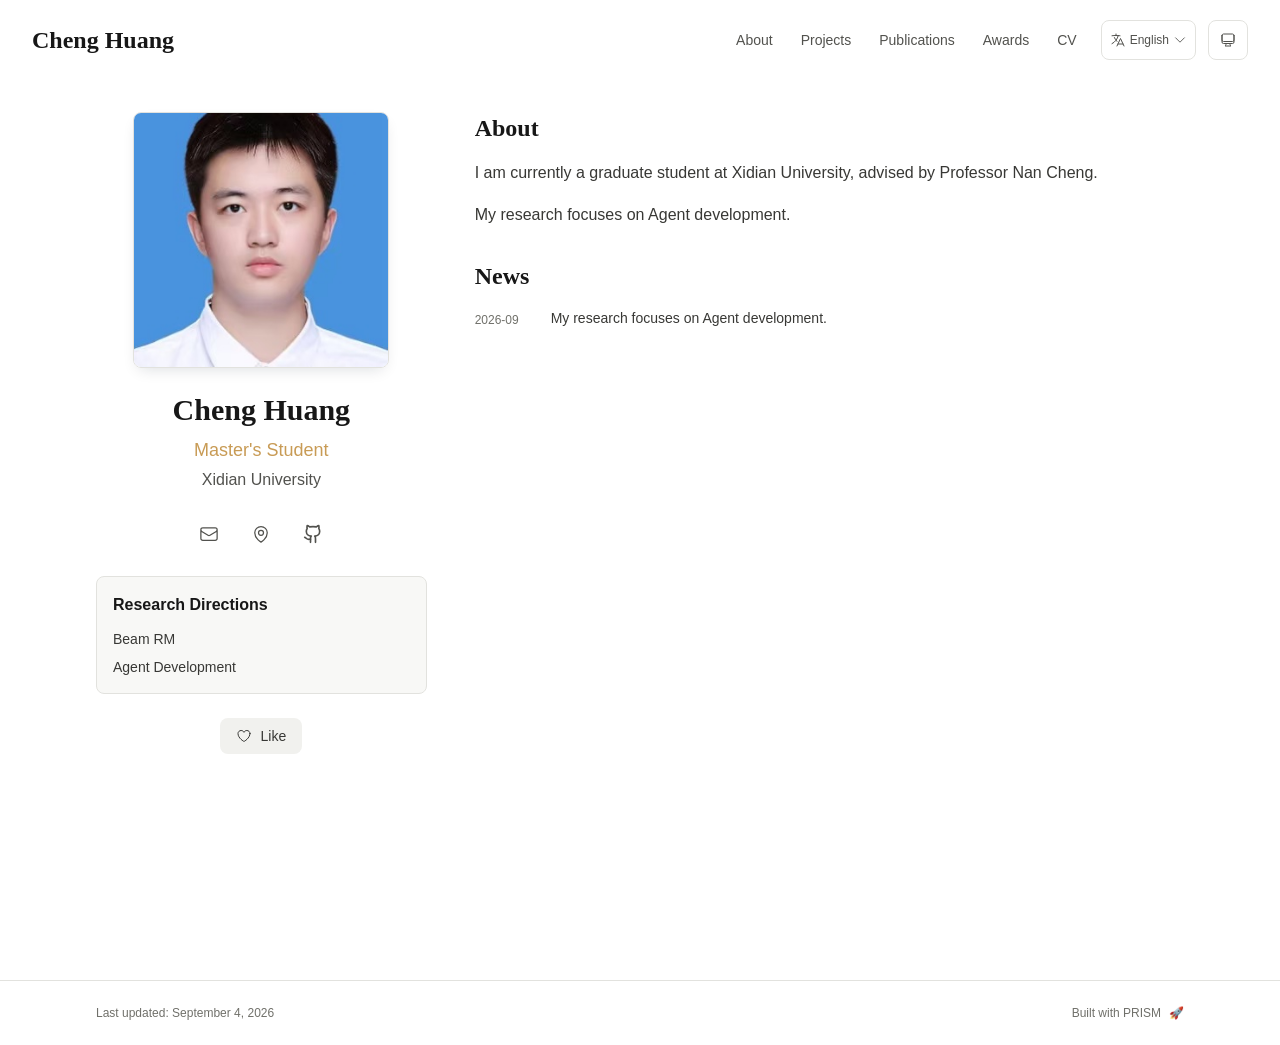
<file: index.html>
<!DOCTYPE html><html lang="zh" class="scroll-smooth"><head><meta charSet="utf-8"/><meta name="viewport" content="width=device-width, initial-scale=1"/><link rel="preload" as="image" href="/bio.jpg"/><link rel="stylesheet" href="/_next/static/css/88eac5b93a1c9d5a.css" data-precedence="next"/><link rel="preload" as="script" fetchPriority="low" href="/_next/static/chunks/webpack-af78f5c2c11af041.js"/><script src="/_next/static/chunks/4bd1b696-70b6d399998de86a.js" async=""></script><script src="/_next/static/chunks/684-5aaa8290a129f299.js" async=""></script><script src="/_next/static/chunks/main-app-87412dd35eee5a07.js" async=""></script><script src="/_next/static/chunks/461-a9a5d7b05a71d978.js" async=""></script><script src="/_next/static/chunks/874-6cc630662f3664af.js" async=""></script><script src="/_next/static/chunks/291-e39730cc9327e39b.js" async=""></script><script src="/_next/static/chunks/app/layout-4db52e24198fd4d2.js" async=""></script><script src="/_next/static/chunks/178-595a94b9af1e67b5.js" async=""></script><script src="/_next/static/chunks/748-db40b0d79d87e7b5.js" async=""></script><script src="/_next/static/chunks/app/page-a4b8a186bb641726.js" async=""></script><link rel="icon" href="/favicon.svg" type="image/svg+xml"/><link rel="dns-prefetch" href="https://jialeliu.com"/><link rel="preconnect" href="https://jialeliu.com" crossorigin=""/><link rel="preload" as="font" type="font/woff2" href="https://jialeliu.com/fonts/georgiab.woff2" crossorigin=""/><script>
              try {
                const theme = localStorage.getItem('theme-storage');
                const parsed = theme ? JSON.parse(theme) : null;
                const setting = parsed?.state?.theme || 'system';
                const prefersDark = typeof window !== 'undefined' && window.matchMedia && window.matchMedia('(prefers-color-scheme: dark)').matches;
                const effective = setting === 'dark' ? 'dark' : (setting === 'light' ? 'light' : (prefersDark ? 'dark' : 'light'));
                var root = document.documentElement;
                root.classList.add(effective);
                root.setAttribute('data-theme', effective);
              } catch (e) {
                var root = document.documentElement;
                root.classList.add('light');
                root.setAttribute('data-theme', 'light');
              }
            </script><script>
    try {
      const cfg = {"enabled":true,"locales":["zh","en"],"defaultLocale":"zh","mode":"auto","fixedLocale":"zh","persist":true,"switcher":true,"labels":{"zh":"中文","en":"English"}};
      const storageKey = 'locale-storage';
      const normalize = (value) => typeof value === 'string' ? value.trim().replace('_', '-').toLowerCase() : '';
      const matchLocale = (candidate) => {
        const normalized = normalize(candidate);
        if (!normalized) return null;
        if (cfg.locales.includes(normalized)) return normalized;
        const language = normalized.split('-')[0];
        if (cfg.locales.includes(language)) return language;
        return null;
      };

      let resolved = null;

      if (!cfg.enabled) {
        resolved = cfg.defaultLocale;
      } else if (cfg.persist) {
        resolved = matchLocale(localStorage.getItem(storageKey));
      }

      if (!resolved) {
        if (cfg.mode === 'fixed') {
          resolved = cfg.fixedLocale;
        } else {
          resolved = matchLocale(navigator.language);
        }
      }

      if (!resolved) {
        resolved = cfg.defaultLocale;
      }

      const root = document.documentElement;
      root.lang = resolved;
      root.setAttribute('data-locale', resolved);

      if (cfg.persist) {
        localStorage.setItem(storageKey, resolved);
      }
    } catch (e) {
      const root = document.documentElement;
      root.lang = 'zh';
      root.setAttribute('data-locale', 'zh');
    }
  </script><title>Cheng Huang</title><meta name="description" content="Graduate student at Xidian University."/><meta name="author" content="Cheng Huang"/><meta name="keywords" content="Cheng Huang,PhD,Research,Xidian University"/><meta name="creator" content="Cheng Huang"/><meta name="publisher" content="Cheng Huang"/><meta property="og:title" content="Cheng Huang"/><meta property="og:description" content="Graduate student at Xidian University."/><meta property="og:site_name" content="Cheng Huang&#x27;s Academic Website"/><meta property="og:locale" content="zh_CN"/><meta property="og:type" content="website"/><meta name="twitter:card" content="summary"/><meta name="twitter:title" content="Cheng Huang"/><meta name="twitter:description" content="Graduate student at Xidian University."/><link rel="icon" href="/favicon.svg"/><script>document.querySelectorAll('body link[rel="icon"], body link[rel="apple-touch-icon"]').forEach(el => document.head.appendChild(el))</script><script src="/_next/static/chunks/polyfills-42372ed130431b0a.js" noModule=""></script></head><body class="font-sans antialiased"><div style="visibility:hidden"><nav class="fixed top-0 left-0 right-0 z-50" data-headlessui-state=""><div class="transition-all duration-300 ease-out bg-transparent" style="transform:translateY(-100px)"><div class="max-w-7xl mx-auto px-4 sm:px-6 lg:px-8"><div class="flex justify-between items-center h-16 lg:h-20"><div class="flex-shrink-0" tabindex="0"><a class="text-xl lg:text-2xl font-serif font-semibold text-primary hover:text-accent transition-colors duration-200" href="/">Cheng Huang</a></div><div class="hidden lg:block"><div class="ml-10 flex items-center space-x-3"><div class="relative flex items-baseline space-x-1"><a data-nav-href="/" class="relative px-3 py-2 text-sm font-medium rounded-lg transition-colors duration-150 text-primary" href="/">About</a><a data-nav-href="/projects" class="relative px-3 py-2 text-sm font-medium rounded-lg transition-colors duration-150 text-neutral-600" href="/projects/">Projects</a><a data-nav-href="/publications" class="relative px-3 py-2 text-sm font-medium rounded-lg transition-colors duration-150 text-neutral-600" href="/publications/">Publications</a><a data-nav-href="/awards" class="relative px-3 py-2 text-sm font-medium rounded-lg transition-colors duration-150 text-neutral-600" href="/awards/">Awards</a><a data-nav-href="/cv" class="relative px-3 py-2 text-sm font-medium rounded-lg transition-colors duration-150 text-neutral-600" href="/cv/">CV</a></div><div class="flex items-center justify-center w-14 h-10 rounded-lg border border-neutral-200 dark:border-[rgba(148,163,184,0.24)] bg-background dark:bg-neutral-800"><div class="w-6 h-4 rounded bg-neutral-300 animate-pulse"></div></div><div class="flex items-center justify-center w-10 h-10 rounded-lg border border-neutral-200 dark:border-[rgba(148,163,184,0.24)] bg-background dark:bg-neutral-800"><div class="w-4 h-4 rounded-full bg-neutral-300 animate-pulse"></div></div></div></div><div class="lg:hidden flex items-center space-x-2"><div class="flex items-center justify-center w-14 h-10 rounded-lg border border-neutral-200 dark:border-[rgba(148,163,184,0.24)] bg-background dark:bg-neutral-800"><div class="w-6 h-4 rounded bg-neutral-300 animate-pulse"></div></div><div class="flex items-center justify-center w-10 h-10 rounded-lg border border-neutral-200 dark:border-[rgba(148,163,184,0.24)] bg-background dark:bg-neutral-800"><div class="w-4 h-4 rounded-full bg-neutral-300 animate-pulse"></div></div><button class="inline-flex items-center justify-center p-2 rounded-md text-neutral-600 hover:text-primary hover:bg-neutral-100 dark:hover:bg-neutral-800 focus:outline-none focus:ring-2 focus:ring-inset focus:ring-accent transition-colors duration-200" id="headlessui-disclosure-button-«R7pdb»" type="button" aria-expanded="false" data-headlessui-state=""><span class="sr-only">Open main menu</span><div><svg xmlns="http://www.w3.org/2000/svg" fill="none" viewBox="0 0 24 24" stroke-width="1.5" stroke="currentColor" aria-hidden="true" data-slot="icon" class="block h-6 w-6"><path stroke-linecap="round" stroke-linejoin="round" d="M3.75 6.75h16.5M3.75 12h16.5m-16.5 5.25h16.5"></path></svg></div></button></div></div></div></div></nav><main class="min-h-screen pt-16 lg:pt-20"><div class="max-w-6xl mx-auto px-4 sm:px-6 lg:px-8 py-8 bg-background min-h-screen"><div class="grid grid-cols-1 lg:grid-cols-3 gap-12"><div class="lg:col-span-1"><div class="sticky top-8" style="opacity:0;transform:translateY(20px)"><div class="w-64 h-64 mx-auto mb-6 rounded-lg overflow-hidden border border-neutral-200 shadow-md transition-shadow duration-200 hover:shadow-lg"><img alt="Cheng Huang" width="256" height="256" decoding="async" data-nimg="1" class="w-full h-full object-cover object-[32%_center]" style="color:transparent" src="/bio.jpg"/></div><div class="text-center mb-6"><h1 class="text-3xl font-serif font-bold text-primary mb-2">Cheng Huang</h1><p class="text-lg text-accent font-medium mb-1">Master&#x27;s Student</p><p class="text-neutral-600 mb-2">Xidian University</p></div><div class="flex flex-wrap justify-center gap-3 sm:gap-4 mb-6 relative px-2"><div class="relative"><button class="p-2 sm:p-2 transition-colors duration-200 text-neutral-600 dark:text-neutral-400 hover:text-accent" aria-label="Email"><svg xmlns="http://www.w3.org/2000/svg" fill="none" viewBox="0 0 24 24" stroke-width="1.5" stroke="currentColor" aria-hidden="true" data-slot="icon" class="h-5 w-5"><path stroke-linecap="round" stroke-linejoin="round" d="M21.75 6.75v10.5a2.25 2.25 0 0 1-2.25 2.25h-15a2.25 2.25 0 0 1-2.25-2.25V6.75m19.5 0A2.25 2.25 0 0 0 19.5 4.5h-15a2.25 2.25 0 0 0-2.25 2.25m19.5 0v.243a2.25 2.25 0 0 1-1.07 1.916l-7.5 4.615a2.25 2.25 0 0 1-2.36 0L3.32 8.91a2.25 2.25 0 0 1-1.07-1.916V6.75"></path></svg></button></div><div class="relative"><button class="p-2 sm:p-2 transition-colors duration-200 text-neutral-600 dark:text-neutral-400 hover:text-accent" aria-label="Location"><svg xmlns="http://www.w3.org/2000/svg" fill="none" viewBox="0 0 24 24" stroke-width="1.5" stroke="currentColor" aria-hidden="true" data-slot="icon" class="h-5 w-5"><path stroke-linecap="round" stroke-linejoin="round" d="M15 10.5a3 3 0 1 1-6 0 3 3 0 0 1 6 0Z"></path><path stroke-linecap="round" stroke-linejoin="round" d="M19.5 10.5c0 7.142-7.5 11.25-7.5 11.25S4.5 17.642 4.5 10.5a7.5 7.5 0 1 1 15 0Z"></path></svg></button></div><a href="https://github.com/knee521" target="_blank" rel="noopener noreferrer" class="p-2 sm:p-2 text-neutral-600 dark:text-neutral-400 hover:text-accent transition-colors duration-200" aria-label="GitHub"><svg xmlns="http://www.w3.org/2000/svg" width="24" height="24" viewBox="0 0 24 24" fill="none" stroke="currentColor" stroke-width="2" stroke-linecap="round" stroke-linejoin="round" class="lucide lucide-github h-5 w-5" aria-hidden="true"><path d="M15 22v-4a4.8 4.8 0 0 0-1-3.5c3 0 6-2 6-5.5.08-1.25-.27-2.48-1-3.5.28-1.15.28-2.35 0-3.5 0 0-1 0-3 1.5-2.64-.5-5.36-.5-8 0C6 2 5 2 5 2c-.3 1.15-.3 2.35 0 3.5A5.403 5.403 0 0 0 4 9c0 3.5 3 5.5 6 5.5-.39.49-.68 1.05-.85 1.65-.17.6-.22 1.23-.15 1.85v4"></path><path d="M9 18c-4.51 2-5-2-7-2"></path></svg></a></div><div class="bg-neutral-50 dark:bg-neutral-800 rounded-lg border border-neutral-200 dark:border-neutral-700 p-4 mb-6 transition-colors duration-200 hover:border-accent/40"><h3 class="font-semibold text-primary mb-3">Research Directions</h3><div class="space-y-2 text-sm text-neutral-700 dark:text-neutral-500"><div>Beam RM</div><div>Agent Development</div></div></div><div class="flex justify-center"><div class="relative"><button class="flex items-center space-x-2 px-4 py-2 rounded-lg font-medium text-sm transition-all duration-200 bg-neutral-100 dark:bg-neutral-800 text-neutral-700 dark:text-neutral-500 hover:bg-red-50 dark:hover:bg-red-900/20 hover:text-red-600 dark:hover:text-red-400 cursor-pointer" tabindex="0"><svg xmlns="http://www.w3.org/2000/svg" fill="none" viewBox="0 0 24 24" stroke-width="1.5" stroke="currentColor" aria-hidden="true" data-slot="icon" class="h-4 w-4"><path stroke-linecap="round" stroke-linejoin="round" d="M21 8.25c0-2.485-2.099-4.5-4.688-4.5-1.935 0-3.597 1.126-4.312 2.733-.715-1.607-2.377-2.733-4.313-2.733C5.1 3.75 3 5.765 3 8.25c0 7.22 9 12 9 12s9-4.78 9-12Z"></path></svg><span>Like</span></button></div></div></div></div><div class="lg:col-span-2 space-y-8"><section id="about" class="scroll-mt-24 space-y-8"><section style="opacity:0;transform:translateY(20px)"><h2 class="text-2xl font-serif font-bold text-primary mb-4">About</h2><div class="text-neutral-700 dark:text-neutral-600 leading-relaxed"><p class="mb-4 last:mb-0">I am currently a graduate student at Xidian University, advised by Professor Nan Cheng.</p>
<p class="mb-4 last:mb-0">My research focuses on Agent development.</p></div></section><section style="opacity:0;transform:translateY(20px)"><h2 class="text-2xl font-serif font-bold text-primary mb-4">News</h2><div class="space-y-3"><div class="flex items-start space-x-3"><span class="text-xs text-neutral-500 mt-1 w-16 flex-shrink-0">2026-09</span><p class="text-sm text-neutral-700">My research focuses on Agent development.</p></div></div></section></section></div></div></div><!--$--><!--/$--><!--$--><!--/$--></main><footer class="border-t border-neutral-200 bg-white dark:bg-neutral-900 dark:border-neutral-700/50"><div class="max-w-6xl mx-auto px-4 sm:px-6 lg:px-8 py-6"><div class="flex flex-col sm:flex-row justify-between items-center gap-2"><p class="text-xs text-neutral-500">Last updated<!-- -->: <!-- -->September 4, 2026</p><p class="text-xs text-neutral-500 flex items-center"><a href="https://github.com/xyjoey/PRISM" target="_blank" rel="noopener noreferrer">Built with PRISM</a><span class="ml-2">🚀</span></p></div></div></footer></div><script src="/_next/static/chunks/webpack-af78f5c2c11af041.js" async=""></script><script>(self.__next_f=self.__next_f||[]).push([0])</script><script>self.__next_f.push([1,"1:\"$Sreact.fragment\"\n3:I[3719,[\"461\",\"static/chunks/461-a9a5d7b05a71d978.js\",\"874\",\"static/chunks/874-6cc630662f3664af.js\",\"291\",\"static/chunks/291-e39730cc9327e39b.js\",\"177\",\"static/chunks/app/layout-4db52e24198fd4d2.js\"],\"ThemeProvider\"]\n4:I[310,[\"461\",\"static/chunks/461-a9a5d7b05a71d978.js\",\"874\",\"static/chunks/874-6cc630662f3664af.js\",\"291\",\"static/chunks/291-e39730cc9327e39b.js\",\"177\",\"static/chunks/app/layout-4db52e24198fd4d2.js\"],\"LocaleProvider\"]\n5:I[4574,[\"461\",\"static/chunks/461-a9a5d7b05a71d978.js\",\"874\",\"static/chunks/874-6cc630662f3664af.js\",\"291\",\"static/chunks/291-e39730cc9327e39b.js\",\"177\",\"static/chunks/app/layout-4db52e24198fd4d2.js\"],\"default\"]\n6:I[7555,[],\"\"]\n7:I[1295,[],\"\"]\n8:I[2548,[\"461\",\"static/chunks/461-a9a5d7b05a71d978.js\",\"874\",\"static/chunks/874-6cc630662f3664af.js\",\"291\",\"static/chunks/291-e39730cc9327e39b.js\",\"177\",\"static/chunks/app/layout-4db52e24198fd4d2.js\"],\"default\"]\n9:I[6613,[\"461\",\"static/chunks/461-a9a5d7b05a71d978.js\",\"178\",\"static/chunks/178-595a94b9af1e67b5.js\",\"874\",\"static/chunks/874-6cc630662f3664af.js\",\"748\",\"static/chunks/748-db40b0d79d87e7b5.js\",\"974\",\"static/chunks/app/page-a4b8a186bb641726.js\"],\"default\"]\na:I[9665,[],\"MetadataBoundary\"]\nc:I[9665,[],\"OutletBoundary\"]\nf:I[4911,[],\"AsyncMetadataOutlet\"]\n11:I[9665,[],\"ViewportBoundary\"]\n13:I[6614,[],\"\"]\n:HL[\"/_next/static/css/88eac5b93a1c9d5a.css\",\"style\"]\n2:T5d7,\n    try {\n      const cfg = {\"enabled\":true,\"locales\":[\"zh\",\"en\"],\"defaultLocale\":\"zh\",\"mode\":\"auto\",\"fixedLocale\":\"zh\",\"persist\":true,\"switcher\":true,\"labels\":{\"zh\":\"中文\",\"en\":\"English\"}};\n      const storageKey = 'locale-storage';\n      const normalize = (value) =\u003e typeof value === 'string' ? value.trim().replace('_', '-').toLowerCase() : '';\n      const matchLocale = (candidate) =\u003e {\n        const normalized = normalize(candidate);\n        if (!normalized) return null;\n        if (cfg.locales.includes(normalized)) return normalized;\n        const language = normalized.split('-')[0];\n        if (cfg.locales.includes(language)) return language;\n        "])</script><script>self.__next_f.push([1,"return null;\n      };\n\n      let resolved = null;\n\n      if (!cfg.enabled) {\n        resolved = cfg.defaultLocale;\n      } else if (cfg.persist) {\n        resolved = matchLocale(localStorage.getItem(storageKey));\n      }\n\n      if (!resolved) {\n        if (cfg.mode === 'fixed') {\n          resolved = cfg.fixedLocale;\n        } else {\n          resolved = matchLocale(navigator.language);\n        }\n      }\n\n      if (!resolved) {\n        resolved = cfg.defaultLocale;\n      }\n\n      const root = document.documentElement;\n      root.lang = resolved;\n      root.setAttribute('data-locale', resolved);\n\n      if (cfg.persist) {\n        localStorage.setItem(storageKey, resolved);\n      }\n    } catch (e) {\n      const root = document.documentElement;\n      root.lang = 'zh';\n      root.setAttribute('data-locale', 'zh');\n    }\n  "])</script><script>self.__next_f.push([1,"0:{\"P\":null,\"b\":\"oPb6c5KDZ0IkYSvU5ojPC\",\"p\":\"\",\"c\":[\"\",\"\"],\"i\":false,\"f\":[[[\"\",{\"children\":[\"__PAGE__\",{}]},\"$undefined\",\"$undefined\",true],[\"\",[\"$\",\"$1\",\"c\",{\"children\":[[[\"$\",\"link\",\"0\",{\"rel\":\"stylesheet\",\"href\":\"/_next/static/css/88eac5b93a1c9d5a.css\",\"precedence\":\"next\",\"crossOrigin\":\"$undefined\",\"nonce\":\"$undefined\"}]],[\"$\",\"html\",null,{\"lang\":\"zh\",\"className\":\"scroll-smooth\",\"suppressHydrationWarning\":true,\"children\":[[\"$\",\"head\",null,{\"children\":[[\"$\",\"link\",null,{\"rel\":\"icon\",\"href\":\"/favicon.svg\",\"type\":\"image/svg+xml\"}],[\"$\",\"link\",null,{\"rel\":\"dns-prefetch\",\"href\":\"https://jialeliu.com\"}],[\"$\",\"link\",null,{\"rel\":\"preconnect\",\"href\":\"https://jialeliu.com\",\"crossOrigin\":\"\"}],[\"$\",\"link\",null,{\"rel\":\"preload\",\"as\":\"font\",\"type\":\"font/woff2\",\"href\":\"https://jialeliu.com/fonts/georgiab.woff2\",\"crossOrigin\":\"\"}],[\"$\",\"script\",null,{\"dangerouslySetInnerHTML\":{\"__html\":\"\\n              try {\\n                const theme = localStorage.getItem('theme-storage');\\n                const parsed = theme ? JSON.parse(theme) : null;\\n                const setting = parsed?.state?.theme || 'system';\\n                const prefersDark = typeof window !== 'undefined' \u0026\u0026 window.matchMedia \u0026\u0026 window.matchMedia('(prefers-color-scheme: dark)').matches;\\n                const effective = setting === 'dark' ? 'dark' : (setting === 'light' ? 'light' : (prefersDark ? 'dark' : 'light'));\\n                var root = document.documentElement;\\n                root.classList.add(effective);\\n                root.setAttribute('data-theme', effective);\\n              } catch (e) {\\n                var root = document.documentElement;\\n                root.classList.add('light');\\n                root.setAttribute('data-theme', 'light');\\n              }\\n            \"}}],[\"$\",\"script\",null,{\"dangerouslySetInnerHTML\":{\"__html\":\"$2\"}}]]}],[\"$\",\"body\",null,{\"className\":\"font-sans antialiased\",\"children\":[\"$\",\"$L3\",null,{\"children\":[\"$\",\"$L4\",null,{\"config\":{\"enabled\":true,\"locales\":[\"zh\",\"en\"],\"defaultLocale\":\"zh\",\"mode\":\"auto\",\"fixedLocale\":\"zh\",\"persist\":true,\"switcher\":true,\"labels\":{\"zh\":\"中文\",\"en\":\"English\"}},\"children\":[[\"$\",\"$L5\",null,{\"items\":[{\"title\":\"About\",\"type\":\"page\",\"target\":\"about\",\"href\":\"/\"},{\"title\":\"Projects\",\"type\":\"page\",\"target\":\"projects\",\"href\":\"/projects\"},{\"title\":\"Publications\",\"type\":\"page\",\"target\":\"publications\",\"href\":\"/publications\"},{\"title\":\"Awards\",\"type\":\"page\",\"target\":\"awards\",\"href\":\"/awards\"},{\"title\":\"CV\",\"type\":\"page\",\"target\":\"cv\",\"href\":\"/cv\"}],\"siteTitle\":\"Cheng Huang\",\"enableOnePageMode\":false,\"i18n\":\"$0:f:0:1:1:props:children:1:props:children:1:props:children:props:children:props:config\",\"itemsByLocale\":{\"zh\":[{\"title\":\"关于我\",\"type\":\"page\",\"target\":\"about\",\"href\":\"/\"},{\"title\":\"项目\",\"type\":\"page\",\"target\":\"projects\",\"href\":\"/projects\"},{\"title\":\"论文\",\"type\":\"page\",\"target\":\"publications\",\"href\":\"/publications\"},{\"title\":\"奖项\",\"type\":\"page\",\"target\":\"awards\",\"href\":\"/awards\"},{\"title\":\"简历\",\"type\":\"page\",\"target\":\"cv\",\"href\":\"/cv\"}],\"en\":[{\"title\":\"About\",\"type\":\"page\",\"target\":\"about\",\"href\":\"/\"},{\"title\":\"Projects\",\"type\":\"page\",\"target\":\"projects\",\"href\":\"/projects\"},{\"title\":\"Publications\",\"type\":\"page\",\"target\":\"publications\",\"href\":\"/publications\"},{\"title\":\"Awards\",\"type\":\"page\",\"target\":\"awards\",\"href\":\"/awards\"},{\"title\":\"CV\",\"type\":\"page\",\"target\":\"cv\",\"href\":\"/cv\"}]},\"siteTitleByLocale\":{\"zh\":\"黄成\",\"en\":\"Cheng Huang\"}}],[\"$\",\"main\",null,{\"className\":\"min-h-screen pt-16 lg:pt-20\",\"children\":[\"$\",\"$L6\",null,{\"parallelRouterKey\":\"children\",\"error\":\"$undefined\",\"errorStyles\":\"$undefined\",\"errorScripts\":\"$undefined\",\"template\":[\"$\",\"$L7\",null,{}],\"templateStyles\":\"$undefined\",\"templateScripts\":\"$undefined\",\"notFound\":[[[\"$\",\"title\",null,{\"children\":\"404: This page could not be found.\"}],[\"$\",\"div\",null,{\"style\":{\"fontFamily\":\"system-ui,\\\"Segoe UI\\\",Roboto,Helvetica,Arial,sans-serif,\\\"Apple Color Emoji\\\",\\\"Segoe UI Emoji\\\"\",\"height\":\"100vh\",\"textAlign\":\"center\",\"display\":\"flex\",\"flexDirection\":\"column\",\"alignItems\":\"center\",\"justifyContent\":\"center\"},\"children\":[\"$\",\"div\",null,{\"children\":[[\"$\",\"style\",null,{\"dangerouslySetInnerHTML\":{\"__html\":\"body{color:#000;background:#fff;margin:0}.next-error-h1{border-right:1px solid rgba(0,0,0,.3)}@media (prefers-color-scheme:dark){body{color:#fff;background:#000}.next-error-h1{border-right:1px solid rgba(255,255,255,.3)}}\"}}],[\"$\",\"h1\",null,{\"className\":\"next-error-h1\",\"style\":{\"display\":\"inline-block\",\"margin\":\"0 20px 0 0\",\"padding\":\"0 23px 0 0\",\"fontSize\":24,\"fontWeight\":500,\"verticalAlign\":\"top\",\"lineHeight\":\"49px\"},\"children\":404}],[\"$\",\"div\",null,{\"style\":{\"display\":\"inline-block\"},\"children\":[\"$\",\"h2\",null,{\"style\":{\"fontSize\":14,\"fontWeight\":400,\"lineHeight\":\"49px\",\"margin\":0},\"children\":\"This page could not be found.\"}]}]]}]}]],[]],\"forbidden\":\"$undefined\",\"unauthorized\":\"$undefined\"}]}],[\"$\",\"$L8\",null,{\"lastUpdated\":\"September 4, 2026\",\"lastUpdatedByLocale\":{\"zh\":\"2026年9月4日\",\"en\":\"September 4, 2026\"},\"defaultLocale\":\"zh\"}]]}]}]}]]}]]}],{\"children\":[\"__PAGE__\",[\"$\",\"$1\",\"c\",{\"children\":[[\"$\",\"$L9\",null,{\"dataByLocale\":{\"zh\":{\"author\":{\"name\":\"黄成\",\"title\":\"硕士研究生\",\"institution\":\"西安电子科技大学\",\"avatar\":\"/bio.jpg\"},\"social\":{\"email\":\"3348295033@qq.com\",\"location\":\"陕西省西安市太白南路西安电子科技大学\",\"location_url\":\"https://uri.amap.com/search?keyword=西安电子科技大学太白南路\",\"location_details\":[\"陕西省西安市太白南路\",\"西安电子科技大学\"],\"github\":\"https://github.com/knee521\"},\"features\":{\"enable_likes\":true,\"enable_one_page_mode\":false},\"enableOnePageMode\":false,\"researchInterests\":[\"Beam RM\",\"Agent 开发\"],\"pagesToShow\":[{\"type\":\"about\",\"id\":\"about\",\"sections\":[{\"id\":\"about\",\"type\":\"markdown\",\"source\":\"bio.md\",\"title\":\"关于我\",\"content\":\"我目前是西安电子科技大学研究生，导师是承楠教授。\\n\\n我的研究方向是 Agent 开发。\\n\"},{\"id\":\"news\",\"type\":\"list\",\"title\":\"动态\",\"source\":\"news.toml\",\"items\":[{\"date\":\"2026-09\",\"content\":\"我的研究方向是 Agent 开发。\"}]}]}]},\"en\":{\"author\":{\"name\":\"Cheng Huang\",\"title\":\"Master's Student\",\"institution\":\"Xidian University\",\"avatar\":\"/bio.jpg\"},\"social\":{\"email\":\"3348295033@qq.com\",\"location\":\"Xidian University, Xi'an, Shaanxi\",\"location_url\":\"https://uri.amap.com/search?keyword=西安电子科技大学太白南路\",\"location_details\":[\"Xidian University, Taibai South Road,\",\"Xi'an, Shaanxi, China\"],\"github\":\"https://github.com/knee521\"},\"features\":{\"enable_likes\":true,\"enable_one_page_mode\":false},\"enableOnePageMode\":false,\"researchInterests\":[\"Beam RM\",\"Agent Development\"],\"pagesToShow\":[{\"type\":\"about\",\"id\":\"about\",\"sections\":[{\"id\":\"about\",\"type\":\"markdown\",\"source\":\"bio.md\",\"title\":\"About\",\"content\":\"I am currently a graduate student at Xidian University, advised by Professor Nan Cheng.\\n\\nMy research focuses on Agent development.\\n\"},{\"id\":\"news\",\"type\":\"list\",\"title\":\"News\",\"source\":\"news.toml\",\"items\":[{\"date\":\"2026-09\",\"content\":\"My research focuses on Agent development.\"}]}]}]}},\"defaultLocale\":\"zh\"}],[\"$\",\"$La\",null,{\"children\":\"$Lb\"}],null,[\"$\",\"$Lc\",null,{\"children\":[\"$Ld\",\"$Le\",[\"$\",\"$Lf\",null,{\"promise\":\"$@10\"}]]}]]}],{},null,false]},null,false],[\"$\",\"$1\",\"h\",{\"children\":[null,[\"$\",\"$1\",\"0LJ4W5A1HHFE1IpKiIl4A\",{\"children\":[[\"$\",\"$L11\",null,{\"children\":\"$L12\"}],null]}],null]}],false]],\"m\":\"$undefined\",\"G\":[\"$13\",\"$undefined\"],\"s\":false,\"S\":true}\n"])</script><script>self.__next_f.push([1,"14:\"$Sreact.suspense\"\n15:I[4911,[],\"AsyncMetadata\"]\nb:[\"$\",\"$14\",null,{\"fallback\":null,\"children\":[\"$\",\"$L15\",null,{\"promise\":\"$@16\"}]}]\n"])</script><script>self.__next_f.push([1,"e:null\n"])</script><script>self.__next_f.push([1,"12:[[\"$\",\"meta\",\"0\",{\"charSet\":\"utf-8\"}],[\"$\",\"meta\",\"1\",{\"name\":\"viewport\",\"content\":\"width=device-width, initial-scale=1\"}]]\nd:null\n"])</script><script>self.__next_f.push([1,"16:{\"metadata\":[[\"$\",\"title\",\"0\",{\"children\":\"Cheng Huang\"}],[\"$\",\"meta\",\"1\",{\"name\":\"description\",\"content\":\"Graduate student at Xidian University.\"}],[\"$\",\"meta\",\"2\",{\"name\":\"author\",\"content\":\"Cheng Huang\"}],[\"$\",\"meta\",\"3\",{\"name\":\"keywords\",\"content\":\"Cheng Huang,PhD,Research,Xidian University\"}],[\"$\",\"meta\",\"4\",{\"name\":\"creator\",\"content\":\"Cheng Huang\"}],[\"$\",\"meta\",\"5\",{\"name\":\"publisher\",\"content\":\"Cheng Huang\"}],[\"$\",\"meta\",\"6\",{\"property\":\"og:title\",\"content\":\"Cheng Huang\"}],[\"$\",\"meta\",\"7\",{\"property\":\"og:description\",\"content\":\"Graduate student at Xidian University.\"}],[\"$\",\"meta\",\"8\",{\"property\":\"og:site_name\",\"content\":\"Cheng Huang's Academic Website\"}],[\"$\",\"meta\",\"9\",{\"property\":\"og:locale\",\"content\":\"zh_CN\"}],[\"$\",\"meta\",\"10\",{\"property\":\"og:type\",\"content\":\"website\"}],[\"$\",\"meta\",\"11\",{\"name\":\"twitter:card\",\"content\":\"summary\"}],[\"$\",\"meta\",\"12\",{\"name\":\"twitter:title\",\"content\":\"Cheng Huang\"}],[\"$\",\"meta\",\"13\",{\"name\":\"twitter:description\",\"content\":\"Graduate student at Xidian University.\"}],[\"$\",\"link\",\"14\",{\"rel\":\"icon\",\"href\":\"/favicon.svg\"}]],\"error\":null,\"digest\":\"$undefined\"}\n10:{\"metadata\":\"$16:metadata\",\"error\":null,\"digest\":\"$undefined\"}\n"])</script></body></html>
</file>
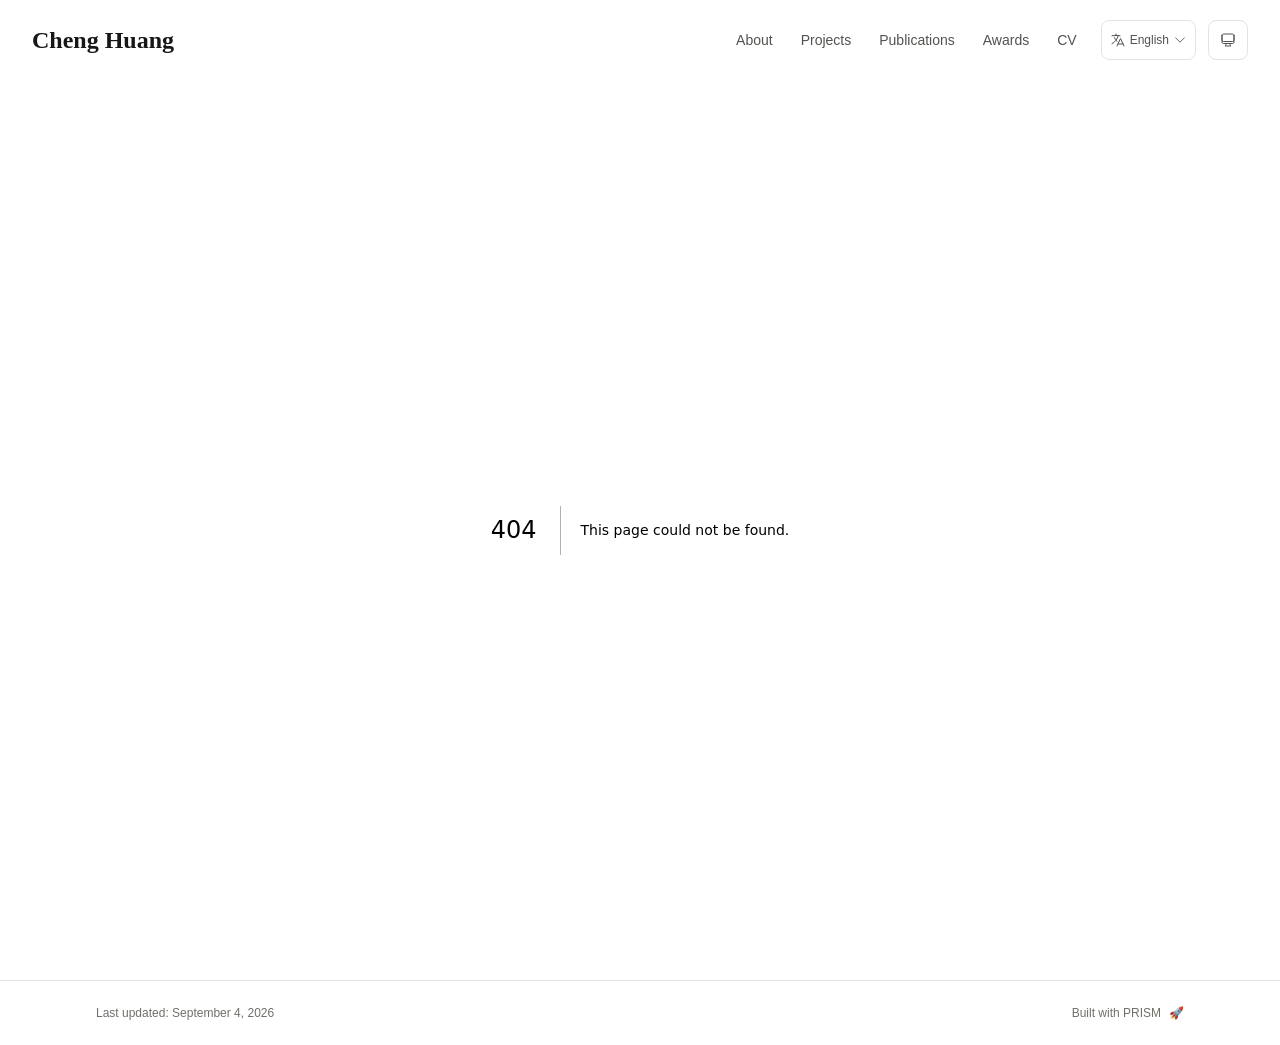
<file: 404/index.html>
<!DOCTYPE html><html lang="zh" class="scroll-smooth"><head><meta charSet="utf-8"/><meta name="viewport" content="width=device-width, initial-scale=1"/><link rel="stylesheet" href="/_next/static/css/88eac5b93a1c9d5a.css" data-precedence="next"/><link rel="preload" as="script" fetchPriority="low" href="/_next/static/chunks/webpack-af78f5c2c11af041.js"/><script src="/_next/static/chunks/4bd1b696-70b6d399998de86a.js" async=""></script><script src="/_next/static/chunks/684-5aaa8290a129f299.js" async=""></script><script src="/_next/static/chunks/main-app-87412dd35eee5a07.js" async=""></script><script src="/_next/static/chunks/461-a9a5d7b05a71d978.js" async=""></script><script src="/_next/static/chunks/874-6cc630662f3664af.js" async=""></script><script src="/_next/static/chunks/291-e39730cc9327e39b.js" async=""></script><script src="/_next/static/chunks/app/layout-4db52e24198fd4d2.js" async=""></script><meta name="robots" content="noindex"/><title>404: This page could not be found.</title><link rel="icon" href="/favicon.svg" type="image/svg+xml"/><link rel="dns-prefetch" href="https://jialeliu.com"/><link rel="preconnect" href="https://jialeliu.com" crossorigin=""/><link rel="preload" as="font" type="font/woff2" href="https://jialeliu.com/fonts/georgiab.woff2" crossorigin=""/><script>
              try {
                const theme = localStorage.getItem('theme-storage');
                const parsed = theme ? JSON.parse(theme) : null;
                const setting = parsed?.state?.theme || 'system';
                const prefersDark = typeof window !== 'undefined' && window.matchMedia && window.matchMedia('(prefers-color-scheme: dark)').matches;
                const effective = setting === 'dark' ? 'dark' : (setting === 'light' ? 'light' : (prefersDark ? 'dark' : 'light'));
                var root = document.documentElement;
                root.classList.add(effective);
                root.setAttribute('data-theme', effective);
              } catch (e) {
                var root = document.documentElement;
                root.classList.add('light');
                root.setAttribute('data-theme', 'light');
              }
            </script><script>
    try {
      const cfg = {"enabled":true,"locales":["zh","en"],"defaultLocale":"zh","mode":"auto","fixedLocale":"zh","persist":true,"switcher":true,"labels":{"zh":"中文","en":"English"}};
      const storageKey = 'locale-storage';
      const normalize = (value) => typeof value === 'string' ? value.trim().replace('_', '-').toLowerCase() : '';
      const matchLocale = (candidate) => {
        const normalized = normalize(candidate);
        if (!normalized) return null;
        if (cfg.locales.includes(normalized)) return normalized;
        const language = normalized.split('-')[0];
        if (cfg.locales.includes(language)) return language;
        return null;
      };

      let resolved = null;

      if (!cfg.enabled) {
        resolved = cfg.defaultLocale;
      } else if (cfg.persist) {
        resolved = matchLocale(localStorage.getItem(storageKey));
      }

      if (!resolved) {
        if (cfg.mode === 'fixed') {
          resolved = cfg.fixedLocale;
        } else {
          resolved = matchLocale(navigator.language);
        }
      }

      if (!resolved) {
        resolved = cfg.defaultLocale;
      }

      const root = document.documentElement;
      root.lang = resolved;
      root.setAttribute('data-locale', resolved);

      if (cfg.persist) {
        localStorage.setItem(storageKey, resolved);
      }
    } catch (e) {
      const root = document.documentElement;
      root.lang = 'zh';
      root.setAttribute('data-locale', 'zh');
    }
  </script><title>Cheng Huang</title><meta name="description" content="Graduate student at Xidian University."/><meta name="author" content="Cheng Huang"/><meta name="keywords" content="Cheng Huang,PhD,Research,Xidian University"/><meta name="creator" content="Cheng Huang"/><meta name="publisher" content="Cheng Huang"/><meta property="og:title" content="Cheng Huang"/><meta property="og:description" content="Graduate student at Xidian University."/><meta property="og:site_name" content="Cheng Huang&#x27;s Academic Website"/><meta property="og:locale" content="zh_CN"/><meta property="og:type" content="website"/><meta name="twitter:card" content="summary"/><meta name="twitter:title" content="Cheng Huang"/><meta name="twitter:description" content="Graduate student at Xidian University."/><link rel="icon" href="/favicon.svg"/><script>document.querySelectorAll('body link[rel="icon"], body link[rel="apple-touch-icon"]').forEach(el => document.head.appendChild(el))</script><script src="/_next/static/chunks/polyfills-42372ed130431b0a.js" noModule=""></script></head><body class="font-sans antialiased"><div style="visibility:hidden"><nav class="fixed top-0 left-0 right-0 z-50" data-headlessui-state=""><div class="transition-all duration-300 ease-out bg-transparent" style="transform:translateY(-100px)"><div class="max-w-7xl mx-auto px-4 sm:px-6 lg:px-8"><div class="flex justify-between items-center h-16 lg:h-20"><div class="flex-shrink-0" tabindex="0"><a class="text-xl lg:text-2xl font-serif font-semibold text-primary hover:text-accent transition-colors duration-200" href="/">Cheng Huang</a></div><div class="hidden lg:block"><div class="ml-10 flex items-center space-x-3"><div class="relative flex items-baseline space-x-1"><a data-nav-href="/" class="relative px-3 py-2 text-sm font-medium rounded-lg transition-colors duration-150 text-neutral-600" href="/">About</a><a data-nav-href="/projects" class="relative px-3 py-2 text-sm font-medium rounded-lg transition-colors duration-150 text-neutral-600" href="/projects/">Projects</a><a data-nav-href="/publications" class="relative px-3 py-2 text-sm font-medium rounded-lg transition-colors duration-150 text-neutral-600" href="/publications/">Publications</a><a data-nav-href="/awards" class="relative px-3 py-2 text-sm font-medium rounded-lg transition-colors duration-150 text-neutral-600" href="/awards/">Awards</a><a data-nav-href="/cv" class="relative px-3 py-2 text-sm font-medium rounded-lg transition-colors duration-150 text-neutral-600" href="/cv/">CV</a></div><div class="flex items-center justify-center w-14 h-10 rounded-lg border border-neutral-200 dark:border-[rgba(148,163,184,0.24)] bg-background dark:bg-neutral-800"><div class="w-6 h-4 rounded bg-neutral-300 animate-pulse"></div></div><div class="flex items-center justify-center w-10 h-10 rounded-lg border border-neutral-200 dark:border-[rgba(148,163,184,0.24)] bg-background dark:bg-neutral-800"><div class="w-4 h-4 rounded-full bg-neutral-300 animate-pulse"></div></div></div></div><div class="lg:hidden flex items-center space-x-2"><div class="flex items-center justify-center w-14 h-10 rounded-lg border border-neutral-200 dark:border-[rgba(148,163,184,0.24)] bg-background dark:bg-neutral-800"><div class="w-6 h-4 rounded bg-neutral-300 animate-pulse"></div></div><div class="flex items-center justify-center w-10 h-10 rounded-lg border border-neutral-200 dark:border-[rgba(148,163,184,0.24)] bg-background dark:bg-neutral-800"><div class="w-4 h-4 rounded-full bg-neutral-300 animate-pulse"></div></div><button class="inline-flex items-center justify-center p-2 rounded-md text-neutral-600 hover:text-primary hover:bg-neutral-100 dark:hover:bg-neutral-800 focus:outline-none focus:ring-2 focus:ring-inset focus:ring-accent transition-colors duration-200" id="headlessui-disclosure-button-«R7pdb»" type="button" aria-expanded="false" data-headlessui-state=""><span class="sr-only">Open main menu</span><div><svg xmlns="http://www.w3.org/2000/svg" fill="none" viewBox="0 0 24 24" stroke-width="1.5" stroke="currentColor" aria-hidden="true" data-slot="icon" class="block h-6 w-6"><path stroke-linecap="round" stroke-linejoin="round" d="M3.75 6.75h16.5M3.75 12h16.5m-16.5 5.25h16.5"></path></svg></div></button></div></div></div></div></nav><main class="min-h-screen pt-16 lg:pt-20"><div style="font-family:system-ui,&quot;Segoe UI&quot;,Roboto,Helvetica,Arial,sans-serif,&quot;Apple Color Emoji&quot;,&quot;Segoe UI Emoji&quot;;height:100vh;text-align:center;display:flex;flex-direction:column;align-items:center;justify-content:center"><div><style>body{color:#000;background:#fff;margin:0}.next-error-h1{border-right:1px solid rgba(0,0,0,.3)}@media (prefers-color-scheme:dark){body{color:#fff;background:#000}.next-error-h1{border-right:1px solid rgba(255,255,255,.3)}}</style><h1 class="next-error-h1" style="display:inline-block;margin:0 20px 0 0;padding:0 23px 0 0;font-size:24px;font-weight:500;vertical-align:top;line-height:49px">404</h1><div style="display:inline-block"><h2 style="font-size:14px;font-weight:400;line-height:49px;margin:0">This page could not be found.</h2></div></div></div><!--$--><!--/$--><!--$--><!--/$--></main><footer class="border-t border-neutral-200 bg-white dark:bg-neutral-900 dark:border-neutral-700/50"><div class="max-w-6xl mx-auto px-4 sm:px-6 lg:px-8 py-6"><div class="flex flex-col sm:flex-row justify-between items-center gap-2"><p class="text-xs text-neutral-500">Last updated<!-- -->: <!-- -->September 4, 2026</p><p class="text-xs text-neutral-500 flex items-center"><a href="https://github.com/xyjoey/PRISM" target="_blank" rel="noopener noreferrer">Built with PRISM</a><span class="ml-2">🚀</span></p></div></div></footer></div><script src="/_next/static/chunks/webpack-af78f5c2c11af041.js" async=""></script><script>(self.__next_f=self.__next_f||[]).push([0])</script><script>self.__next_f.push([1,"1:\"$Sreact.fragment\"\n3:I[3719,[\"461\",\"static/chunks/461-a9a5d7b05a71d978.js\",\"874\",\"static/chunks/874-6cc630662f3664af.js\",\"291\",\"static/chunks/291-e39730cc9327e39b.js\",\"177\",\"static/chunks/app/layout-4db52e24198fd4d2.js\"],\"ThemeProvider\"]\n4:I[310,[\"461\",\"static/chunks/461-a9a5d7b05a71d978.js\",\"874\",\"static/chunks/874-6cc630662f3664af.js\",\"291\",\"static/chunks/291-e39730cc9327e39b.js\",\"177\",\"static/chunks/app/layout-4db52e24198fd4d2.js\"],\"LocaleProvider\"]\n5:I[4574,[\"461\",\"static/chunks/461-a9a5d7b05a71d978.js\",\"874\",\"static/chunks/874-6cc630662f3664af.js\",\"291\",\"static/chunks/291-e39730cc9327e39b.js\",\"177\",\"static/chunks/app/layout-4db52e24198fd4d2.js\"],\"default\"]\n6:I[7555,[],\"\"]\n7:I[1295,[],\"\"]\n8:I[2548,[\"461\",\"static/chunks/461-a9a5d7b05a71d978.js\",\"874\",\"static/chunks/874-6cc630662f3664af.js\",\"291\",\"static/chunks/291-e39730cc9327e39b.js\",\"177\",\"static/chunks/app/layout-4db52e24198fd4d2.js\"],\"default\"]\n9:I[9665,[],\"MetadataBoundary\"]\nb:I[9665,[],\"OutletBoundary\"]\ne:I[4911,[],\"AsyncMetadataOutlet\"]\n10:I[9665,[],\"ViewportBoundary\"]\n12:I[6614,[],\"\"]\n:HL[\"/_next/static/css/88eac5b93a1c9d5a.css\",\"style\"]\n2:T5d7,\n    try {\n      const cfg = {\"enabled\":true,\"locales\":[\"zh\",\"en\"],\"defaultLocale\":\"zh\",\"mode\":\"auto\",\"fixedLocale\":\"zh\",\"persist\":true,\"switcher\":true,\"labels\":{\"zh\":\"中文\",\"en\":\"English\"}};\n      const storageKey = 'locale-storage';\n      const normalize = (value) =\u003e typeof value === 'string' ? value.trim().replace('_', '-').toLowerCase() : '';\n      const matchLocale = (candidate) =\u003e {\n        const normalized = normalize(candidate);\n        if (!normalized) return null;\n        if (cfg.locales.includes(normalized)) return normalized;\n        const language = normalized.split('-')[0];\n        if (cfg.locales.includes(language)) return language;\n        return null;\n      };\n\n      let resolved = null;\n\n      if (!cfg.enabled) {\n        resolved = cfg.defaultLocale;\n      } else if (cfg.persist) {\n        resolved = matchLocale(localStorage.getItem(storageKey));\n      }\n\n      if (!resolved) {\n        if ("])</script><script>self.__next_f.push([1,"cfg.mode === 'fixed') {\n          resolved = cfg.fixedLocale;\n        } else {\n          resolved = matchLocale(navigator.language);\n        }\n      }\n\n      if (!resolved) {\n        resolved = cfg.defaultLocale;\n      }\n\n      const root = document.documentElement;\n      root.lang = resolved;\n      root.setAttribute('data-locale', resolved);\n\n      if (cfg.persist) {\n        localStorage.setItem(storageKey, resolved);\n      }\n    } catch (e) {\n      const root = document.documentElement;\n      root.lang = 'zh';\n      root.setAttribute('data-locale', 'zh');\n    }\n  "])</script><script>self.__next_f.push([1,"0:{\"P\":null,\"b\":\"oPb6c5KDZ0IkYSvU5ojPC\",\"p\":\"\",\"c\":[\"\",\"_not-found\",\"\"],\"i\":false,\"f\":[[[\"\",{\"children\":[\"/_not-found\",{\"children\":[\"__PAGE__\",{}]}]},\"$undefined\",\"$undefined\",true],[\"\",[\"$\",\"$1\",\"c\",{\"children\":[[[\"$\",\"link\",\"0\",{\"rel\":\"stylesheet\",\"href\":\"/_next/static/css/88eac5b93a1c9d5a.css\",\"precedence\":\"next\",\"crossOrigin\":\"$undefined\",\"nonce\":\"$undefined\"}]],[\"$\",\"html\",null,{\"lang\":\"zh\",\"className\":\"scroll-smooth\",\"suppressHydrationWarning\":true,\"children\":[[\"$\",\"head\",null,{\"children\":[[\"$\",\"link\",null,{\"rel\":\"icon\",\"href\":\"/favicon.svg\",\"type\":\"image/svg+xml\"}],[\"$\",\"link\",null,{\"rel\":\"dns-prefetch\",\"href\":\"https://jialeliu.com\"}],[\"$\",\"link\",null,{\"rel\":\"preconnect\",\"href\":\"https://jialeliu.com\",\"crossOrigin\":\"\"}],[\"$\",\"link\",null,{\"rel\":\"preload\",\"as\":\"font\",\"type\":\"font/woff2\",\"href\":\"https://jialeliu.com/fonts/georgiab.woff2\",\"crossOrigin\":\"\"}],[\"$\",\"script\",null,{\"dangerouslySetInnerHTML\":{\"__html\":\"\\n              try {\\n                const theme = localStorage.getItem('theme-storage');\\n                const parsed = theme ? JSON.parse(theme) : null;\\n                const setting = parsed?.state?.theme || 'system';\\n                const prefersDark = typeof window !== 'undefined' \u0026\u0026 window.matchMedia \u0026\u0026 window.matchMedia('(prefers-color-scheme: dark)').matches;\\n                const effective = setting === 'dark' ? 'dark' : (setting === 'light' ? 'light' : (prefersDark ? 'dark' : 'light'));\\n                var root = document.documentElement;\\n                root.classList.add(effective);\\n                root.setAttribute('data-theme', effective);\\n              } catch (e) {\\n                var root = document.documentElement;\\n                root.classList.add('light');\\n                root.setAttribute('data-theme', 'light');\\n              }\\n            \"}}],[\"$\",\"script\",null,{\"dangerouslySetInnerHTML\":{\"__html\":\"$2\"}}]]}],[\"$\",\"body\",null,{\"className\":\"font-sans antialiased\",\"children\":[\"$\",\"$L3\",null,{\"children\":[\"$\",\"$L4\",null,{\"config\":{\"enabled\":true,\"locales\":[\"zh\",\"en\"],\"defaultLocale\":\"zh\",\"mode\":\"auto\",\"fixedLocale\":\"zh\",\"persist\":true,\"switcher\":true,\"labels\":{\"zh\":\"中文\",\"en\":\"English\"}},\"children\":[[\"$\",\"$L5\",null,{\"items\":[{\"title\":\"About\",\"type\":\"page\",\"target\":\"about\",\"href\":\"/\"},{\"title\":\"Projects\",\"type\":\"page\",\"target\":\"projects\",\"href\":\"/projects\"},{\"title\":\"Publications\",\"type\":\"page\",\"target\":\"publications\",\"href\":\"/publications\"},{\"title\":\"Awards\",\"type\":\"page\",\"target\":\"awards\",\"href\":\"/awards\"},{\"title\":\"CV\",\"type\":\"page\",\"target\":\"cv\",\"href\":\"/cv\"}],\"siteTitle\":\"Cheng Huang\",\"enableOnePageMode\":false,\"i18n\":\"$0:f:0:1:1:props:children:1:props:children:1:props:children:props:children:props:config\",\"itemsByLocale\":{\"zh\":[{\"title\":\"关于我\",\"type\":\"page\",\"target\":\"about\",\"href\":\"/\"},{\"title\":\"项目\",\"type\":\"page\",\"target\":\"projects\",\"href\":\"/projects\"},{\"title\":\"论文\",\"type\":\"page\",\"target\":\"publications\",\"href\":\"/publications\"},{\"title\":\"奖项\",\"type\":\"page\",\"target\":\"awards\",\"href\":\"/awards\"},{\"title\":\"简历\",\"type\":\"page\",\"target\":\"cv\",\"href\":\"/cv\"}],\"en\":[{\"title\":\"About\",\"type\":\"page\",\"target\":\"about\",\"href\":\"/\"},{\"title\":\"Projects\",\"type\":\"page\",\"target\":\"projects\",\"href\":\"/projects\"},{\"title\":\"Publications\",\"type\":\"page\",\"target\":\"publications\",\"href\":\"/publications\"},{\"title\":\"Awards\",\"type\":\"page\",\"target\":\"awards\",\"href\":\"/awards\"},{\"title\":\"CV\",\"type\":\"page\",\"target\":\"cv\",\"href\":\"/cv\"}]},\"siteTitleByLocale\":{\"zh\":\"黄成\",\"en\":\"Cheng Huang\"}}],[\"$\",\"main\",null,{\"className\":\"min-h-screen pt-16 lg:pt-20\",\"children\":[\"$\",\"$L6\",null,{\"parallelRouterKey\":\"children\",\"error\":\"$undefined\",\"errorStyles\":\"$undefined\",\"errorScripts\":\"$undefined\",\"template\":[\"$\",\"$L7\",null,{}],\"templateStyles\":\"$undefined\",\"templateScripts\":\"$undefined\",\"notFound\":[[[\"$\",\"title\",null,{\"children\":\"404: This page could not be found.\"}],[\"$\",\"div\",null,{\"style\":{\"fontFamily\":\"system-ui,\\\"Segoe UI\\\",Roboto,Helvetica,Arial,sans-serif,\\\"Apple Color Emoji\\\",\\\"Segoe UI Emoji\\\"\",\"height\":\"100vh\",\"textAlign\":\"center\",\"display\":\"flex\",\"flexDirection\":\"column\",\"alignItems\":\"center\",\"justifyContent\":\"center\"},\"children\":[\"$\",\"div\",null,{\"children\":[[\"$\",\"style\",null,{\"dangerouslySetInnerHTML\":{\"__html\":\"body{color:#000;background:#fff;margin:0}.next-error-h1{border-right:1px solid rgba(0,0,0,.3)}@media (prefers-color-scheme:dark){body{color:#fff;background:#000}.next-error-h1{border-right:1px solid rgba(255,255,255,.3)}}\"}}],[\"$\",\"h1\",null,{\"className\":\"next-error-h1\",\"style\":{\"display\":\"inline-block\",\"margin\":\"0 20px 0 0\",\"padding\":\"0 23px 0 0\",\"fontSize\":24,\"fontWeight\":500,\"verticalAlign\":\"top\",\"lineHeight\":\"49px\"},\"children\":404}],[\"$\",\"div\",null,{\"style\":{\"display\":\"inline-block\"},\"children\":[\"$\",\"h2\",null,{\"style\":{\"fontSize\":14,\"fontWeight\":400,\"lineHeight\":\"49px\",\"margin\":0},\"children\":\"This page could not be found.\"}]}]]}]}]],[]],\"forbidden\":\"$undefined\",\"unauthorized\":\"$undefined\"}]}],[\"$\",\"$L8\",null,{\"lastUpdated\":\"September 4, 2026\",\"lastUpdatedByLocale\":{\"zh\":\"2026年9月4日\",\"en\":\"September 4, 2026\"},\"defaultLocale\":\"zh\"}]]}]}]}]]}]]}],{\"children\":[\"/_not-found\",[\"$\",\"$1\",\"c\",{\"children\":[null,[\"$\",\"$L6\",null,{\"parallelRouterKey\":\"children\",\"error\":\"$undefined\",\"errorStyles\":\"$undefined\",\"errorScripts\":\"$undefined\",\"template\":[\"$\",\"$L7\",null,{}],\"templateStyles\":\"$undefined\",\"templateScripts\":\"$undefined\",\"notFound\":\"$undefined\",\"forbidden\":\"$undefined\",\"unauthorized\":\"$undefined\"}]]}],{\"children\":[\"__PAGE__\",[\"$\",\"$1\",\"c\",{\"children\":[[[\"$\",\"title\",null,{\"children\":\"404: This page could not be found.\"}],[\"$\",\"div\",null,{\"style\":\"$0:f:0:1:1:props:children:1:props:children:1:props:children:props:children:props:children:1:props:children:props:notFound:0:1:props:style\",\"children\":[\"$\",\"div\",null,{\"children\":[[\"$\",\"style\",null,{\"dangerouslySetInnerHTML\":{\"__html\":\"body{color:#000;background:#fff;margin:0}.next-error-h1{border-right:1px solid rgba(0,0,0,.3)}@media (prefers-color-scheme:dark){body{color:#fff;background:#000}.next-error-h1{border-right:1px solid rgba(255,255,255,.3)}}\"}}],[\"$\",\"h1\",null,{\"className\":\"next-error-h1\",\"style\":\"$0:f:0:1:1:props:children:1:props:children:1:props:children:props:children:props:children:1:props:children:props:notFound:0:1:props:children:props:children:1:props:style\",\"children\":404}],[\"$\",\"div\",null,{\"style\":\"$0:f:0:1:1:props:children:1:props:children:1:props:children:props:children:props:children:1:props:children:props:notFound:0:1:props:children:props:children:2:props:style\",\"children\":[\"$\",\"h2\",null,{\"style\":\"$0:f:0:1:1:props:children:1:props:children:1:props:children:props:children:props:children:1:props:children:props:notFound:0:1:props:children:props:children:2:props:children:props:style\",\"children\":\"This page could not be found.\"}]}]]}]}]],[\"$\",\"$L9\",null,{\"children\":\"$La\"}],null,[\"$\",\"$Lb\",null,{\"children\":[\"$Lc\",\"$Ld\",[\"$\",\"$Le\",null,{\"promise\":\"$@f\"}]]}]]}],{},null,false]},null,false]},null,false],[\"$\",\"$1\",\"h\",{\"children\":[[\"$\",\"meta\",null,{\"name\":\"robots\",\"content\":\"noindex\"}],[\"$\",\"$1\",\"pOGqIFoSNNygtewCjeznk\",{\"children\":[[\"$\",\"$L10\",null,{\"children\":\"$L11\"}],null]}],null]}],false]],\"m\":\"$undefined\",\"G\":[\"$12\",\"$undefined\"],\"s\":false,\"S\":true}\n"])</script><script>self.__next_f.push([1,"13:\"$Sreact.suspense\"\n14:I[4911,[],\"AsyncMetadata\"]\na:[\"$\",\"$13\",null,{\"fallback\":null,\"children\":[\"$\",\"$L14\",null,{\"promise\":\"$@15\"}]}]\n"])</script><script>self.__next_f.push([1,"d:null\n"])</script><script>self.__next_f.push([1,"11:[[\"$\",\"meta\",\"0\",{\"charSet\":\"utf-8\"}],[\"$\",\"meta\",\"1\",{\"name\":\"viewport\",\"content\":\"width=device-width, initial-scale=1\"}]]\nc:null\n"])</script><script>self.__next_f.push([1,"15:{\"metadata\":[[\"$\",\"title\",\"0\",{\"children\":\"Cheng Huang\"}],[\"$\",\"meta\",\"1\",{\"name\":\"description\",\"content\":\"Graduate student at Xidian University.\"}],[\"$\",\"meta\",\"2\",{\"name\":\"author\",\"content\":\"Cheng Huang\"}],[\"$\",\"meta\",\"3\",{\"name\":\"keywords\",\"content\":\"Cheng Huang,PhD,Research,Xidian University\"}],[\"$\",\"meta\",\"4\",{\"name\":\"creator\",\"content\":\"Cheng Huang\"}],[\"$\",\"meta\",\"5\",{\"name\":\"publisher\",\"content\":\"Cheng Huang\"}],[\"$\",\"meta\",\"6\",{\"property\":\"og:title\",\"content\":\"Cheng Huang\"}],[\"$\",\"meta\",\"7\",{\"property\":\"og:description\",\"content\":\"Graduate student at Xidian University.\"}],[\"$\",\"meta\",\"8\",{\"property\":\"og:site_name\",\"content\":\"Cheng Huang's Academic Website\"}],[\"$\",\"meta\",\"9\",{\"property\":\"og:locale\",\"content\":\"zh_CN\"}],[\"$\",\"meta\",\"10\",{\"property\":\"og:type\",\"content\":\"website\"}],[\"$\",\"meta\",\"11\",{\"name\":\"twitter:card\",\"content\":\"summary\"}],[\"$\",\"meta\",\"12\",{\"name\":\"twitter:title\",\"content\":\"Cheng Huang\"}],[\"$\",\"meta\",\"13\",{\"name\":\"twitter:description\",\"content\":\"Graduate student at Xidian University.\"}],[\"$\",\"link\",\"14\",{\"rel\":\"icon\",\"href\":\"/favicon.svg\"}]],\"error\":null,\"digest\":\"$undefined\"}\nf:{\"metadata\":\"$15:metadata\",\"error\":null,\"digest\":\"$undefined\"}\n"])</script></body></html>
</file>
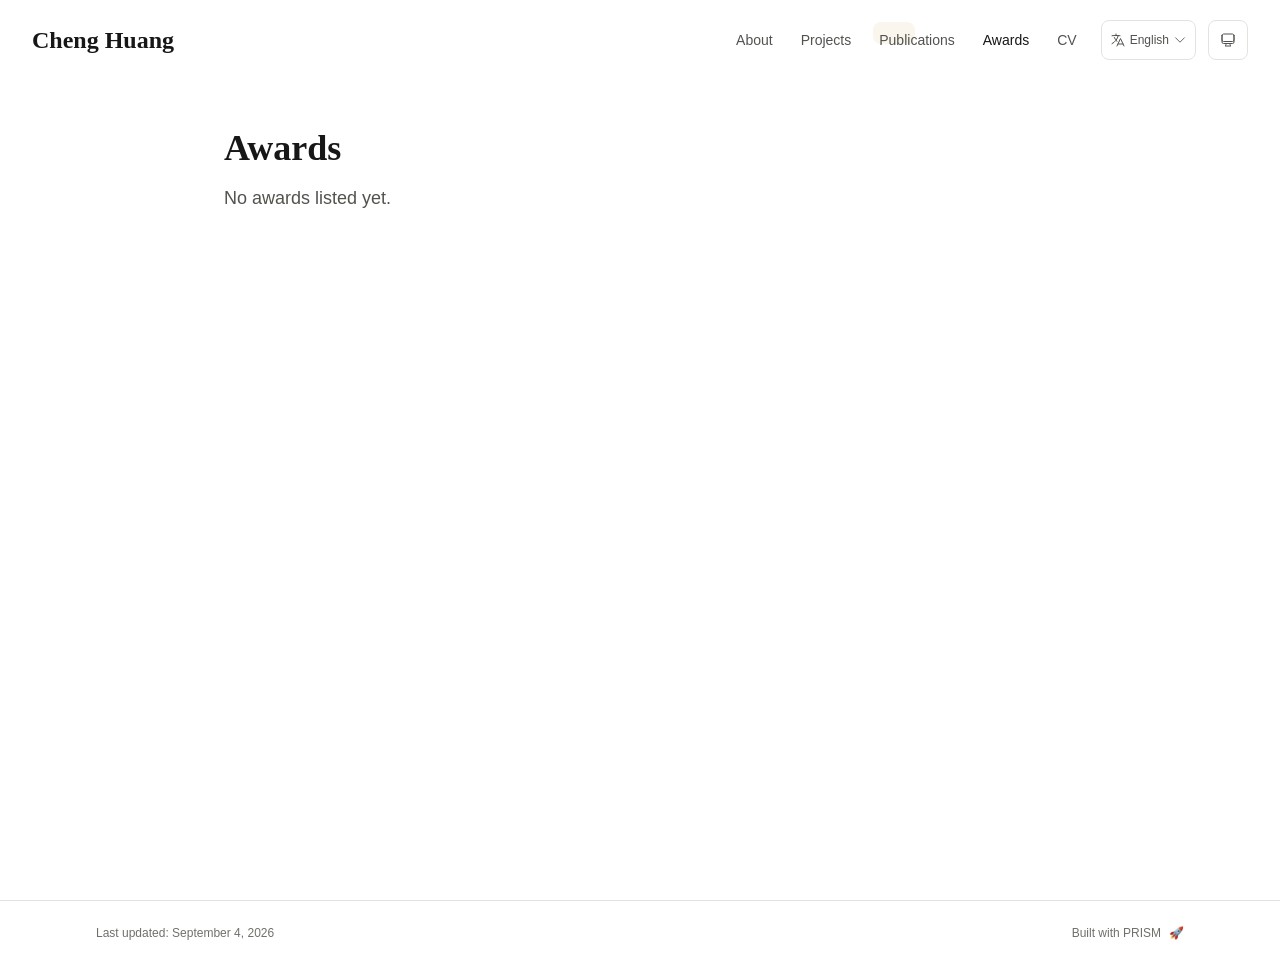
<file: awards/index.html>
<!DOCTYPE html><html lang="zh" class="scroll-smooth"><head><meta charSet="utf-8"/><meta name="viewport" content="width=device-width, initial-scale=1"/><link rel="stylesheet" href="/_next/static/css/88eac5b93a1c9d5a.css" data-precedence="next"/><link rel="preload" as="script" fetchPriority="low" href="/_next/static/chunks/webpack-af78f5c2c11af041.js"/><script src="/_next/static/chunks/4bd1b696-70b6d399998de86a.js" async=""></script><script src="/_next/static/chunks/684-5aaa8290a129f299.js" async=""></script><script src="/_next/static/chunks/main-app-87412dd35eee5a07.js" async=""></script><script src="/_next/static/chunks/461-a9a5d7b05a71d978.js" async=""></script><script src="/_next/static/chunks/874-6cc630662f3664af.js" async=""></script><script src="/_next/static/chunks/291-e39730cc9327e39b.js" async=""></script><script src="/_next/static/chunks/app/layout-4db52e24198fd4d2.js" async=""></script><script src="/_next/static/chunks/178-595a94b9af1e67b5.js" async=""></script><script src="/_next/static/chunks/748-db40b0d79d87e7b5.js" async=""></script><script src="/_next/static/chunks/app/%5Bslug%5D/page-9329203c765f6efb.js" async=""></script><link rel="icon" href="/favicon.svg" type="image/svg+xml"/><link rel="dns-prefetch" href="https://jialeliu.com"/><link rel="preconnect" href="https://jialeliu.com" crossorigin=""/><link rel="preload" as="font" type="font/woff2" href="https://jialeliu.com/fonts/georgiab.woff2" crossorigin=""/><script>
              try {
                const theme = localStorage.getItem('theme-storage');
                const parsed = theme ? JSON.parse(theme) : null;
                const setting = parsed?.state?.theme || 'system';
                const prefersDark = typeof window !== 'undefined' && window.matchMedia && window.matchMedia('(prefers-color-scheme: dark)').matches;
                const effective = setting === 'dark' ? 'dark' : (setting === 'light' ? 'light' : (prefersDark ? 'dark' : 'light'));
                var root = document.documentElement;
                root.classList.add(effective);
                root.setAttribute('data-theme', effective);
              } catch (e) {
                var root = document.documentElement;
                root.classList.add('light');
                root.setAttribute('data-theme', 'light');
              }
            </script><script>
    try {
      const cfg = {"enabled":true,"locales":["zh","en"],"defaultLocale":"zh","mode":"auto","fixedLocale":"zh","persist":true,"switcher":true,"labels":{"zh":"中文","en":"English"}};
      const storageKey = 'locale-storage';
      const normalize = (value) => typeof value === 'string' ? value.trim().replace('_', '-').toLowerCase() : '';
      const matchLocale = (candidate) => {
        const normalized = normalize(candidate);
        if (!normalized) return null;
        if (cfg.locales.includes(normalized)) return normalized;
        const language = normalized.split('-')[0];
        if (cfg.locales.includes(language)) return language;
        return null;
      };

      let resolved = null;

      if (!cfg.enabled) {
        resolved = cfg.defaultLocale;
      } else if (cfg.persist) {
        resolved = matchLocale(localStorage.getItem(storageKey));
      }

      if (!resolved) {
        if (cfg.mode === 'fixed') {
          resolved = cfg.fixedLocale;
        } else {
          resolved = matchLocale(navigator.language);
        }
      }

      if (!resolved) {
        resolved = cfg.defaultLocale;
      }

      const root = document.documentElement;
      root.lang = resolved;
      root.setAttribute('data-locale', resolved);

      if (cfg.persist) {
        localStorage.setItem(storageKey, resolved);
      }
    } catch (e) {
      const root = document.documentElement;
      root.lang = 'zh';
      root.setAttribute('data-locale', 'zh');
    }
  </script><title>Awards | Cheng Huang</title><meta name="description" content="No awards listed yet."/><meta name="author" content="Cheng Huang"/><meta name="keywords" content="Cheng Huang,PhD,Research,Xidian University"/><meta name="creator" content="Cheng Huang"/><meta name="publisher" content="Cheng Huang"/><meta property="og:title" content="Cheng Huang"/><meta property="og:description" content="Graduate student at Xidian University."/><meta property="og:site_name" content="Cheng Huang&#x27;s Academic Website"/><meta property="og:locale" content="zh_CN"/><meta property="og:type" content="website"/><meta name="twitter:card" content="summary"/><meta name="twitter:title" content="Cheng Huang"/><meta name="twitter:description" content="Graduate student at Xidian University."/><link rel="icon" href="/favicon.svg"/><script>document.querySelectorAll('body link[rel="icon"], body link[rel="apple-touch-icon"]').forEach(el => document.head.appendChild(el))</script><script src="/_next/static/chunks/polyfills-42372ed130431b0a.js" noModule=""></script></head><body class="font-sans antialiased"><div style="visibility:hidden"><nav class="fixed top-0 left-0 right-0 z-50" data-headlessui-state=""><div class="transition-all duration-300 ease-out bg-transparent" style="transform:translateY(-100px)"><div class="max-w-7xl mx-auto px-4 sm:px-6 lg:px-8"><div class="flex justify-between items-center h-16 lg:h-20"><div class="flex-shrink-0" tabindex="0"><a class="text-xl lg:text-2xl font-serif font-semibold text-primary hover:text-accent transition-colors duration-200" href="/">Cheng Huang</a></div><div class="hidden lg:block"><div class="ml-10 flex items-center space-x-3"><div class="relative flex items-baseline space-x-1"><a data-nav-href="/" class="relative px-3 py-2 text-sm font-medium rounded-lg transition-colors duration-150 text-neutral-600" href="/">About</a><a data-nav-href="/projects" class="relative px-3 py-2 text-sm font-medium rounded-lg transition-colors duration-150 text-neutral-600" href="/projects/">Projects</a><a data-nav-href="/publications" class="relative px-3 py-2 text-sm font-medium rounded-lg transition-colors duration-150 text-neutral-600" href="/publications/">Publications</a><a data-nav-href="/awards" class="relative px-3 py-2 text-sm font-medium rounded-lg transition-colors duration-150 text-primary" href="/awards/">Awards</a><a data-nav-href="/cv" class="relative px-3 py-2 text-sm font-medium rounded-lg transition-colors duration-150 text-neutral-600" href="/cv/">CV</a></div><div class="flex items-center justify-center w-14 h-10 rounded-lg border border-neutral-200 dark:border-[rgba(148,163,184,0.24)] bg-background dark:bg-neutral-800"><div class="w-6 h-4 rounded bg-neutral-300 animate-pulse"></div></div><div class="flex items-center justify-center w-10 h-10 rounded-lg border border-neutral-200 dark:border-[rgba(148,163,184,0.24)] bg-background dark:bg-neutral-800"><div class="w-4 h-4 rounded-full bg-neutral-300 animate-pulse"></div></div></div></div><div class="lg:hidden flex items-center space-x-2"><div class="flex items-center justify-center w-14 h-10 rounded-lg border border-neutral-200 dark:border-[rgba(148,163,184,0.24)] bg-background dark:bg-neutral-800"><div class="w-6 h-4 rounded bg-neutral-300 animate-pulse"></div></div><div class="flex items-center justify-center w-10 h-10 rounded-lg border border-neutral-200 dark:border-[rgba(148,163,184,0.24)] bg-background dark:bg-neutral-800"><div class="w-4 h-4 rounded-full bg-neutral-300 animate-pulse"></div></div><button class="inline-flex items-center justify-center p-2 rounded-md text-neutral-600 hover:text-primary hover:bg-neutral-100 dark:hover:bg-neutral-800 focus:outline-none focus:ring-2 focus:ring-inset focus:ring-accent transition-colors duration-200" id="headlessui-disclosure-button-«R7pdb»" type="button" aria-expanded="false" data-headlessui-state=""><span class="sr-only">Open main menu</span><div><svg xmlns="http://www.w3.org/2000/svg" fill="none" viewBox="0 0 24 24" stroke-width="1.5" stroke="currentColor" aria-hidden="true" data-slot="icon" class="block h-6 w-6"><path stroke-linecap="round" stroke-linejoin="round" d="M3.75 6.75h16.5M3.75 12h16.5m-16.5 5.25h16.5"></path></svg></div></button></div></div></div></div></nav><main class="min-h-screen pt-16 lg:pt-20"><div class="max-w-4xl mx-auto px-4 sm:px-6 lg:px-8 py-12"><div style="opacity:0;transform:translateY(20px)"><div class="mb-8"><h1 class="text-4xl font-serif font-bold text-primary mb-4">Awards</h1><div class="text-lg text-neutral-600 dark:text-neutral-500 max-w-2xl leading-relaxed"><p class="mb-3 last:mb-0">No awards listed yet.</p></div></div><div class="grid gap-6"></div></div></div><!--$--><!--/$--><!--$--><!--/$--></main><footer class="border-t border-neutral-200 bg-white dark:bg-neutral-900 dark:border-neutral-700/50"><div class="max-w-6xl mx-auto px-4 sm:px-6 lg:px-8 py-6"><div class="flex flex-col sm:flex-row justify-between items-center gap-2"><p class="text-xs text-neutral-500">Last updated<!-- -->: <!-- -->September 4, 2026</p><p class="text-xs text-neutral-500 flex items-center"><a href="https://github.com/xyjoey/PRISM" target="_blank" rel="noopener noreferrer">Built with PRISM</a><span class="ml-2">🚀</span></p></div></div></footer></div><script src="/_next/static/chunks/webpack-af78f5c2c11af041.js" async=""></script><script>(self.__next_f=self.__next_f||[]).push([0])</script><script>self.__next_f.push([1,"1:\"$Sreact.fragment\"\n3:I[3719,[\"461\",\"static/chunks/461-a9a5d7b05a71d978.js\",\"874\",\"static/chunks/874-6cc630662f3664af.js\",\"291\",\"static/chunks/291-e39730cc9327e39b.js\",\"177\",\"static/chunks/app/layout-4db52e24198fd4d2.js\"],\"ThemeProvider\"]\n4:I[310,[\"461\",\"static/chunks/461-a9a5d7b05a71d978.js\",\"874\",\"static/chunks/874-6cc630662f3664af.js\",\"291\",\"static/chunks/291-e39730cc9327e39b.js\",\"177\",\"static/chunks/app/layout-4db52e24198fd4d2.js\"],\"LocaleProvider\"]\n5:I[4574,[\"461\",\"static/chunks/461-a9a5d7b05a71d978.js\",\"874\",\"static/chunks/874-6cc630662f3664af.js\",\"291\",\"static/chunks/291-e39730cc9327e39b.js\",\"177\",\"static/chunks/app/layout-4db52e24198fd4d2.js\"],\"default\"]\n6:I[7555,[],\"\"]\n7:I[1295,[],\"\"]\n8:I[2548,[\"461\",\"static/chunks/461-a9a5d7b05a71d978.js\",\"874\",\"static/chunks/874-6cc630662f3664af.js\",\"291\",\"static/chunks/291-e39730cc9327e39b.js\",\"177\",\"static/chunks/app/layout-4db52e24198fd4d2.js\"],\"default\"]\na:I[9665,[],\"MetadataBoundary\"]\nc:I[9665,[],\"OutletBoundary\"]\nf:I[4911,[],\"AsyncMetadataOutlet\"]\n11:I[9665,[],\"ViewportBoundary\"]\n13:I[6614,[],\"\"]\n:HL[\"/_next/static/css/88eac5b93a1c9d5a.css\",\"style\"]\n2:T5d7,\n    try {\n      const cfg = {\"enabled\":true,\"locales\":[\"zh\",\"en\"],\"defaultLocale\":\"zh\",\"mode\":\"auto\",\"fixedLocale\":\"zh\",\"persist\":true,\"switcher\":true,\"labels\":{\"zh\":\"中文\",\"en\":\"English\"}};\n      const storageKey = 'locale-storage';\n      const normalize = (value) =\u003e typeof value === 'string' ? value.trim().replace('_', '-').toLowerCase() : '';\n      const matchLocale = (candidate) =\u003e {\n        const normalized = normalize(candidate);\n        if (!normalized) return null;\n        if (cfg.locales.includes(normalized)) return normalized;\n        const language = normalized.split('-')[0];\n        if (cfg.locales.includes(language)) return language;\n        return null;\n      };\n\n      let resolved = null;\n\n      if (!cfg.enabled) {\n        resolved = cfg.defaultLocale;\n      } else if (cfg.persist) {\n        resolved = matchLocale(localStorage.getItem(storageKey));\n      }\n\n      if (!resolved) {\n        if ("])</script><script>self.__next_f.push([1,"cfg.mode === 'fixed') {\n          resolved = cfg.fixedLocale;\n        } else {\n          resolved = matchLocale(navigator.language);\n        }\n      }\n\n      if (!resolved) {\n        resolved = cfg.defaultLocale;\n      }\n\n      const root = document.documentElement;\n      root.lang = resolved;\n      root.setAttribute('data-locale', resolved);\n\n      if (cfg.persist) {\n        localStorage.setItem(storageKey, resolved);\n      }\n    } catch (e) {\n      const root = document.documentElement;\n      root.lang = 'zh';\n      root.setAttribute('data-locale', 'zh');\n    }\n  "])</script><script>self.__next_f.push([1,"0:{\"P\":null,\"b\":\"oPb6c5KDZ0IkYSvU5ojPC\",\"p\":\"\",\"c\":[\"\",\"awards\",\"\"],\"i\":false,\"f\":[[[\"\",{\"children\":[[\"slug\",\"awards\",\"d\"],{\"children\":[\"__PAGE__\",{}]}]},\"$undefined\",\"$undefined\",true],[\"\",[\"$\",\"$1\",\"c\",{\"children\":[[[\"$\",\"link\",\"0\",{\"rel\":\"stylesheet\",\"href\":\"/_next/static/css/88eac5b93a1c9d5a.css\",\"precedence\":\"next\",\"crossOrigin\":\"$undefined\",\"nonce\":\"$undefined\"}]],[\"$\",\"html\",null,{\"lang\":\"zh\",\"className\":\"scroll-smooth\",\"suppressHydrationWarning\":true,\"children\":[[\"$\",\"head\",null,{\"children\":[[\"$\",\"link\",null,{\"rel\":\"icon\",\"href\":\"/favicon.svg\",\"type\":\"image/svg+xml\"}],[\"$\",\"link\",null,{\"rel\":\"dns-prefetch\",\"href\":\"https://jialeliu.com\"}],[\"$\",\"link\",null,{\"rel\":\"preconnect\",\"href\":\"https://jialeliu.com\",\"crossOrigin\":\"\"}],[\"$\",\"link\",null,{\"rel\":\"preload\",\"as\":\"font\",\"type\":\"font/woff2\",\"href\":\"https://jialeliu.com/fonts/georgiab.woff2\",\"crossOrigin\":\"\"}],[\"$\",\"script\",null,{\"dangerouslySetInnerHTML\":{\"__html\":\"\\n              try {\\n                const theme = localStorage.getItem('theme-storage');\\n                const parsed = theme ? JSON.parse(theme) : null;\\n                const setting = parsed?.state?.theme || 'system';\\n                const prefersDark = typeof window !== 'undefined' \u0026\u0026 window.matchMedia \u0026\u0026 window.matchMedia('(prefers-color-scheme: dark)').matches;\\n                const effective = setting === 'dark' ? 'dark' : (setting === 'light' ? 'light' : (prefersDark ? 'dark' : 'light'));\\n                var root = document.documentElement;\\n                root.classList.add(effective);\\n                root.setAttribute('data-theme', effective);\\n              } catch (e) {\\n                var root = document.documentElement;\\n                root.classList.add('light');\\n                root.setAttribute('data-theme', 'light');\\n              }\\n            \"}}],[\"$\",\"script\",null,{\"dangerouslySetInnerHTML\":{\"__html\":\"$2\"}}]]}],[\"$\",\"body\",null,{\"className\":\"font-sans antialiased\",\"children\":[\"$\",\"$L3\",null,{\"children\":[\"$\",\"$L4\",null,{\"config\":{\"enabled\":true,\"locales\":[\"zh\",\"en\"],\"defaultLocale\":\"zh\",\"mode\":\"auto\",\"fixedLocale\":\"zh\",\"persist\":true,\"switcher\":true,\"labels\":{\"zh\":\"中文\",\"en\":\"English\"}},\"children\":[[\"$\",\"$L5\",null,{\"items\":[{\"title\":\"About\",\"type\":\"page\",\"target\":\"about\",\"href\":\"/\"},{\"title\":\"Projects\",\"type\":\"page\",\"target\":\"projects\",\"href\":\"/projects\"},{\"title\":\"Publications\",\"type\":\"page\",\"target\":\"publications\",\"href\":\"/publications\"},{\"title\":\"Awards\",\"type\":\"page\",\"target\":\"awards\",\"href\":\"/awards\"},{\"title\":\"CV\",\"type\":\"page\",\"target\":\"cv\",\"href\":\"/cv\"}],\"siteTitle\":\"Cheng Huang\",\"enableOnePageMode\":false,\"i18n\":\"$0:f:0:1:1:props:children:1:props:children:1:props:children:props:children:props:config\",\"itemsByLocale\":{\"zh\":[{\"title\":\"关于我\",\"type\":\"page\",\"target\":\"about\",\"href\":\"/\"},{\"title\":\"项目\",\"type\":\"page\",\"target\":\"projects\",\"href\":\"/projects\"},{\"title\":\"论文\",\"type\":\"page\",\"target\":\"publications\",\"href\":\"/publications\"},{\"title\":\"奖项\",\"type\":\"page\",\"target\":\"awards\",\"href\":\"/awards\"},{\"title\":\"简历\",\"type\":\"page\",\"target\":\"cv\",\"href\":\"/cv\"}],\"en\":[{\"title\":\"About\",\"type\":\"page\",\"target\":\"about\",\"href\":\"/\"},{\"title\":\"Projects\",\"type\":\"page\",\"target\":\"projects\",\"href\":\"/projects\"},{\"title\":\"Publications\",\"type\":\"page\",\"target\":\"publications\",\"href\":\"/publications\"},{\"title\":\"Awards\",\"type\":\"page\",\"target\":\"awards\",\"href\":\"/awards\"},{\"title\":\"CV\",\"type\":\"page\",\"target\":\"cv\",\"href\":\"/cv\"}]},\"siteTitleByLocale\":{\"zh\":\"黄成\",\"en\":\"Cheng Huang\"}}],[\"$\",\"main\",null,{\"className\":\"min-h-screen pt-16 lg:pt-20\",\"children\":[\"$\",\"$L6\",null,{\"parallelRouterKey\":\"children\",\"error\":\"$undefined\",\"errorStyles\":\"$undefined\",\"errorScripts\":\"$undefined\",\"template\":[\"$\",\"$L7\",null,{}],\"templateStyles\":\"$undefined\",\"templateScripts\":\"$undefined\",\"notFound\":[[[\"$\",\"title\",null,{\"children\":\"404: This page could not be found.\"}],[\"$\",\"div\",null,{\"style\":{\"fontFamily\":\"system-ui,\\\"Segoe UI\\\",Roboto,Helvetica,Arial,sans-serif,\\\"Apple Color Emoji\\\",\\\"Segoe UI Emoji\\\"\",\"height\":\"100vh\",\"textAlign\":\"center\",\"display\":\"flex\",\"flexDirection\":\"column\",\"alignItems\":\"center\",\"justifyContent\":\"center\"},\"children\":[\"$\",\"div\",null,{\"children\":[[\"$\",\"style\",null,{\"dangerouslySetInnerHTML\":{\"__html\":\"body{color:#000;background:#fff;margin:0}.next-error-h1{border-right:1px solid rgba(0,0,0,.3)}@media (prefers-color-scheme:dark){body{color:#fff;background:#000}.next-error-h1{border-right:1px solid rgba(255,255,255,.3)}}\"}}],[\"$\",\"h1\",null,{\"className\":\"next-error-h1\",\"style\":{\"display\":\"inline-block\",\"margin\":\"0 20px 0 0\",\"padding\":\"0 23px 0 0\",\"fontSize\":24,\"fontWeight\":500,\"verticalAlign\":\"top\",\"lineHeight\":\"49px\"},\"children\":404}],[\"$\",\"div\",null,{\"style\":{\"display\":\"inline-block\"},\"children\":[\"$\",\"h2\",null,{\"style\":{\"fontSize\":14,\"fontWeight\":400,\"lineHeight\":\"49px\",\"margin\":0},\"children\":\"This page could not be found.\"}]}]]}]}]],[]],\"forbidden\":\"$undefined\",\"unauthorized\":\"$undefined\"}]}],[\"$\",\"$L8\",null,{\"lastUpdated\":\"September 4, 2026\",\"lastUpdatedByLocale\":{\"zh\":\"2026年9月4日\",\"en\":\"September 4, 2026\"},\"defaultLocale\":\"zh\"}]]}]}]}]]}]]}],{\"children\":[[\"slug\",\"awards\",\"d\"],[\"$\",\"$1\",\"c\",{\"children\":[null,[\"$\",\"$L6\",null,{\"parallelRouterKey\":\"children\",\"error\":\"$undefined\",\"errorStyles\":\"$undefined\",\"errorScripts\":\"$undefined\",\"template\":[\"$\",\"$L7\",null,{}],\"templateStyles\":\"$undefined\",\"templateScripts\":\"$undefined\",\"notFound\":\"$undefined\",\"forbidden\":\"$undefined\",\"unauthorized\":\"$undefined\"}]]}],{\"children\":[\"__PAGE__\",[\"$\",\"$1\",\"c\",{\"children\":[\"$L9\",[\"$\",\"$La\",null,{\"children\":\"$Lb\"}],null,[\"$\",\"$Lc\",null,{\"children\":[\"$Ld\",\"$Le\",[\"$\",\"$Lf\",null,{\"promise\":\"$@10\"}]]}]]}],{},null,false]},null,false]},null,false],[\"$\",\"$1\",\"h\",{\"children\":[null,[\"$\",\"$1\",\"G1zEkrjQPJQ5pRjhTqzCP\",{\"children\":[[\"$\",\"$L11\",null,{\"children\":\"$L12\"}],null]}],null]}],false]],\"m\":\"$undefined\",\"G\":[\"$13\",\"$undefined\"],\"s\":false,\"S\":true}\n"])</script><script>self.__next_f.push([1,"14:\"$Sreact.suspense\"\n15:I[4911,[],\"AsyncMetadata\"]\n17:I[2382,[\"461\",\"static/chunks/461-a9a5d7b05a71d978.js\",\"178\",\"static/chunks/178-595a94b9af1e67b5.js\",\"748\",\"static/chunks/748-db40b0d79d87e7b5.js\",\"182\",\"static/chunks/app/%5Bslug%5D/page-9329203c765f6efb.js\"],\"default\"]\nb:[\"$\",\"$14\",null,{\"fallback\":null,\"children\":[\"$\",\"$L15\",null,{\"promise\":\"$@16\"}]}]\n9:[\"$\",\"$L17\",null,{\"dataByLocale\":{\"zh\":{\"type\":\"card\",\"config\":{\"type\":\"card\",\"title\":\"奖项\",\"description\":\"暂无获奖记录。\",\"items\":[]}},\"en\":{\"type\":\"card\",\"config\":{\"type\":\"card\",\"title\":\"Awards\",\"description\":\"No awards listed yet.\",\"items\":[]}}},\"defaultLocale\":\"zh\"}]\n"])</script><script>self.__next_f.push([1,"e:null\n"])</script><script>self.__next_f.push([1,"12:[[\"$\",\"meta\",\"0\",{\"charSet\":\"utf-8\"}],[\"$\",\"meta\",\"1\",{\"name\":\"viewport\",\"content\":\"width=device-width, initial-scale=1\"}]]\nd:null\n"])</script><script>self.__next_f.push([1,"16:{\"metadata\":[[\"$\",\"title\",\"0\",{\"children\":\"Awards | Cheng Huang\"}],[\"$\",\"meta\",\"1\",{\"name\":\"description\",\"content\":\"No awards listed yet.\"}],[\"$\",\"meta\",\"2\",{\"name\":\"author\",\"content\":\"Cheng Huang\"}],[\"$\",\"meta\",\"3\",{\"name\":\"keywords\",\"content\":\"Cheng Huang,PhD,Research,Xidian University\"}],[\"$\",\"meta\",\"4\",{\"name\":\"creator\",\"content\":\"Cheng Huang\"}],[\"$\",\"meta\",\"5\",{\"name\":\"publisher\",\"content\":\"Cheng Huang\"}],[\"$\",\"meta\",\"6\",{\"property\":\"og:title\",\"content\":\"Cheng Huang\"}],[\"$\",\"meta\",\"7\",{\"property\":\"og:description\",\"content\":\"Graduate student at Xidian University.\"}],[\"$\",\"meta\",\"8\",{\"property\":\"og:site_name\",\"content\":\"Cheng Huang's Academic Website\"}],[\"$\",\"meta\",\"9\",{\"property\":\"og:locale\",\"content\":\"zh_CN\"}],[\"$\",\"meta\",\"10\",{\"property\":\"og:type\",\"content\":\"website\"}],[\"$\",\"meta\",\"11\",{\"name\":\"twitter:card\",\"content\":\"summary\"}],[\"$\",\"meta\",\"12\",{\"name\":\"twitter:title\",\"content\":\"Cheng Huang\"}],[\"$\",\"meta\",\"13\",{\"name\":\"twitter:description\",\"content\":\"Graduate student at Xidian University.\"}],[\"$\",\"link\",\"14\",{\"rel\":\"icon\",\"href\":\"/favicon.svg\"}]],\"error\":null,\"digest\":\"$undefined\"}\n10:{\"metadata\":\"$16:metadata\",\"error\":null,\"digest\":\"$undefined\"}\n"])</script></body></html>
</file>
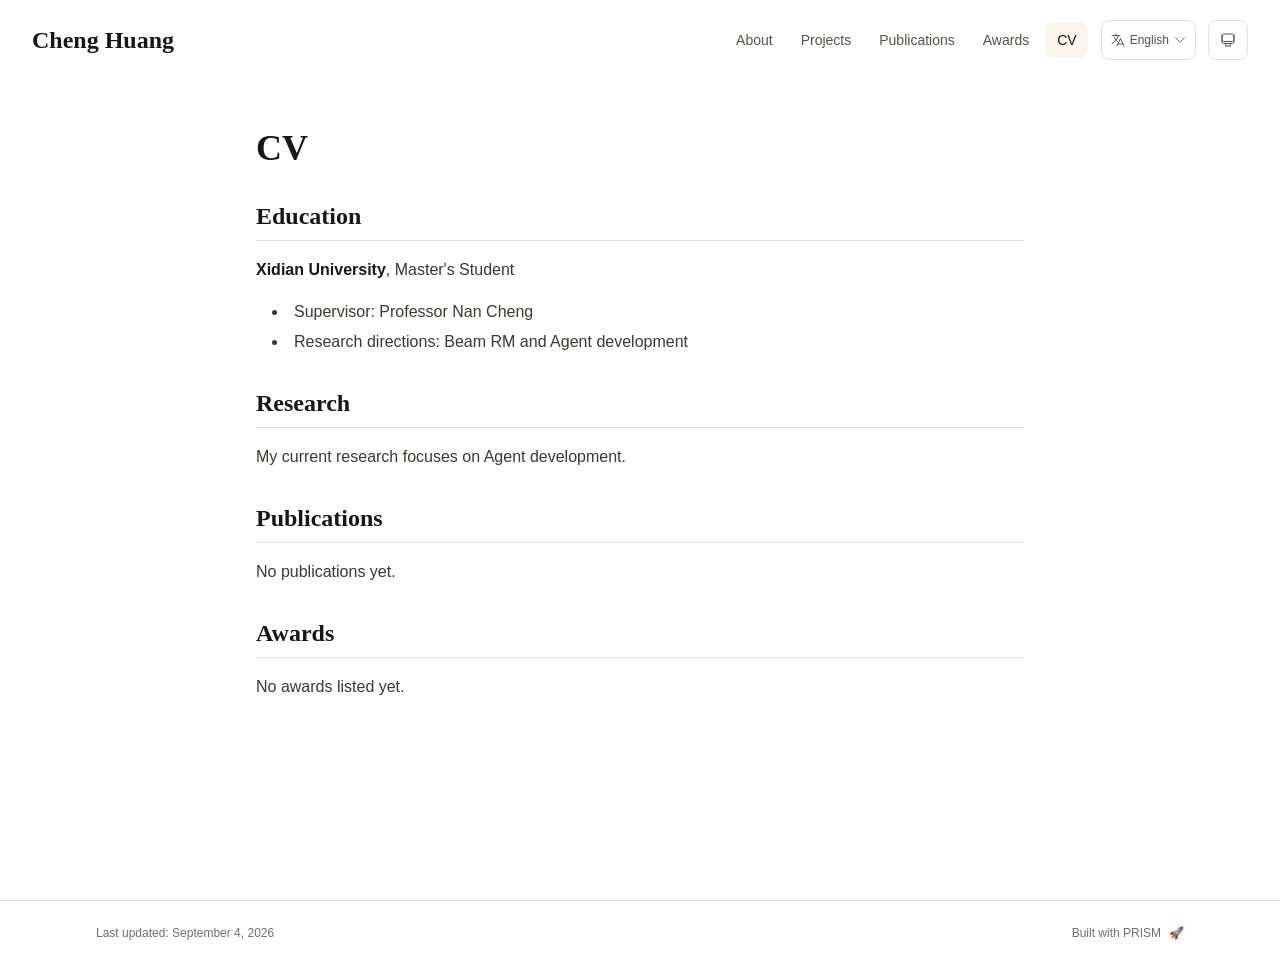
<file: cv/index.html>
<!DOCTYPE html><html lang="zh" class="scroll-smooth"><head><meta charSet="utf-8"/><meta name="viewport" content="width=device-width, initial-scale=1"/><link rel="stylesheet" href="/_next/static/css/88eac5b93a1c9d5a.css" data-precedence="next"/><link rel="preload" as="script" fetchPriority="low" href="/_next/static/chunks/webpack-af78f5c2c11af041.js"/><script src="/_next/static/chunks/4bd1b696-70b6d399998de86a.js" async=""></script><script src="/_next/static/chunks/684-5aaa8290a129f299.js" async=""></script><script src="/_next/static/chunks/main-app-87412dd35eee5a07.js" async=""></script><script src="/_next/static/chunks/461-a9a5d7b05a71d978.js" async=""></script><script src="/_next/static/chunks/874-6cc630662f3664af.js" async=""></script><script src="/_next/static/chunks/291-e39730cc9327e39b.js" async=""></script><script src="/_next/static/chunks/app/layout-4db52e24198fd4d2.js" async=""></script><script src="/_next/static/chunks/178-595a94b9af1e67b5.js" async=""></script><script src="/_next/static/chunks/748-db40b0d79d87e7b5.js" async=""></script><script src="/_next/static/chunks/app/%5Bslug%5D/page-9329203c765f6efb.js" async=""></script><link rel="icon" href="/favicon.svg" type="image/svg+xml"/><link rel="dns-prefetch" href="https://jialeliu.com"/><link rel="preconnect" href="https://jialeliu.com" crossorigin=""/><link rel="preload" as="font" type="font/woff2" href="https://jialeliu.com/fonts/georgiab.woff2" crossorigin=""/><script>
              try {
                const theme = localStorage.getItem('theme-storage');
                const parsed = theme ? JSON.parse(theme) : null;
                const setting = parsed?.state?.theme || 'system';
                const prefersDark = typeof window !== 'undefined' && window.matchMedia && window.matchMedia('(prefers-color-scheme: dark)').matches;
                const effective = setting === 'dark' ? 'dark' : (setting === 'light' ? 'light' : (prefersDark ? 'dark' : 'light'));
                var root = document.documentElement;
                root.classList.add(effective);
                root.setAttribute('data-theme', effective);
              } catch (e) {
                var root = document.documentElement;
                root.classList.add('light');
                root.setAttribute('data-theme', 'light');
              }
            </script><script>
    try {
      const cfg = {"enabled":true,"locales":["zh","en"],"defaultLocale":"zh","mode":"auto","fixedLocale":"zh","persist":true,"switcher":true,"labels":{"zh":"中文","en":"English"}};
      const storageKey = 'locale-storage';
      const normalize = (value) => typeof value === 'string' ? value.trim().replace('_', '-').toLowerCase() : '';
      const matchLocale = (candidate) => {
        const normalized = normalize(candidate);
        if (!normalized) return null;
        if (cfg.locales.includes(normalized)) return normalized;
        const language = normalized.split('-')[0];
        if (cfg.locales.includes(language)) return language;
        return null;
      };

      let resolved = null;

      if (!cfg.enabled) {
        resolved = cfg.defaultLocale;
      } else if (cfg.persist) {
        resolved = matchLocale(localStorage.getItem(storageKey));
      }

      if (!resolved) {
        if (cfg.mode === 'fixed') {
          resolved = cfg.fixedLocale;
        } else {
          resolved = matchLocale(navigator.language);
        }
      }

      if (!resolved) {
        resolved = cfg.defaultLocale;
      }

      const root = document.documentElement;
      root.lang = resolved;
      root.setAttribute('data-locale', resolved);

      if (cfg.persist) {
        localStorage.setItem(storageKey, resolved);
      }
    } catch (e) {
      const root = document.documentElement;
      root.lang = 'zh';
      root.setAttribute('data-locale', 'zh');
    }
  </script><title>CV | Cheng Huang</title><meta name="author" content="Cheng Huang"/><meta name="keywords" content="Cheng Huang,PhD,Research,Xidian University"/><meta name="creator" content="Cheng Huang"/><meta name="publisher" content="Cheng Huang"/><meta property="og:title" content="Cheng Huang"/><meta property="og:description" content="Graduate student at Xidian University."/><meta property="og:site_name" content="Cheng Huang&#x27;s Academic Website"/><meta property="og:locale" content="zh_CN"/><meta property="og:type" content="website"/><meta name="twitter:card" content="summary"/><meta name="twitter:title" content="Cheng Huang"/><meta name="twitter:description" content="Graduate student at Xidian University."/><link rel="icon" href="/favicon.svg"/><script>document.querySelectorAll('body link[rel="icon"], body link[rel="apple-touch-icon"]').forEach(el => document.head.appendChild(el))</script><script src="/_next/static/chunks/polyfills-42372ed130431b0a.js" noModule=""></script></head><body class="font-sans antialiased"><div style="visibility:hidden"><nav class="fixed top-0 left-0 right-0 z-50" data-headlessui-state=""><div class="transition-all duration-300 ease-out bg-transparent" style="transform:translateY(-100px)"><div class="max-w-7xl mx-auto px-4 sm:px-6 lg:px-8"><div class="flex justify-between items-center h-16 lg:h-20"><div class="flex-shrink-0" tabindex="0"><a class="text-xl lg:text-2xl font-serif font-semibold text-primary hover:text-accent transition-colors duration-200" href="/">Cheng Huang</a></div><div class="hidden lg:block"><div class="ml-10 flex items-center space-x-3"><div class="relative flex items-baseline space-x-1"><a data-nav-href="/" class="relative px-3 py-2 text-sm font-medium rounded-lg transition-colors duration-150 text-neutral-600" href="/">About</a><a data-nav-href="/projects" class="relative px-3 py-2 text-sm font-medium rounded-lg transition-colors duration-150 text-neutral-600" href="/projects/">Projects</a><a data-nav-href="/publications" class="relative px-3 py-2 text-sm font-medium rounded-lg transition-colors duration-150 text-neutral-600" href="/publications/">Publications</a><a data-nav-href="/awards" class="relative px-3 py-2 text-sm font-medium rounded-lg transition-colors duration-150 text-neutral-600" href="/awards/">Awards</a><a data-nav-href="/cv" class="relative px-3 py-2 text-sm font-medium rounded-lg transition-colors duration-150 text-primary" href="/cv/">CV</a></div><div class="flex items-center justify-center w-14 h-10 rounded-lg border border-neutral-200 dark:border-[rgba(148,163,184,0.24)] bg-background dark:bg-neutral-800"><div class="w-6 h-4 rounded bg-neutral-300 animate-pulse"></div></div><div class="flex items-center justify-center w-10 h-10 rounded-lg border border-neutral-200 dark:border-[rgba(148,163,184,0.24)] bg-background dark:bg-neutral-800"><div class="w-4 h-4 rounded-full bg-neutral-300 animate-pulse"></div></div></div></div><div class="lg:hidden flex items-center space-x-2"><div class="flex items-center justify-center w-14 h-10 rounded-lg border border-neutral-200 dark:border-[rgba(148,163,184,0.24)] bg-background dark:bg-neutral-800"><div class="w-6 h-4 rounded bg-neutral-300 animate-pulse"></div></div><div class="flex items-center justify-center w-10 h-10 rounded-lg border border-neutral-200 dark:border-[rgba(148,163,184,0.24)] bg-background dark:bg-neutral-800"><div class="w-4 h-4 rounded-full bg-neutral-300 animate-pulse"></div></div><button class="inline-flex items-center justify-center p-2 rounded-md text-neutral-600 hover:text-primary hover:bg-neutral-100 dark:hover:bg-neutral-800 focus:outline-none focus:ring-2 focus:ring-inset focus:ring-accent transition-colors duration-200" id="headlessui-disclosure-button-«R7pdb»" type="button" aria-expanded="false" data-headlessui-state=""><span class="sr-only">Open main menu</span><div><svg xmlns="http://www.w3.org/2000/svg" fill="none" viewBox="0 0 24 24" stroke-width="1.5" stroke="currentColor" aria-hidden="true" data-slot="icon" class="block h-6 w-6"><path stroke-linecap="round" stroke-linejoin="round" d="M3.75 6.75h16.5M3.75 12h16.5m-16.5 5.25h16.5"></path></svg></div></button></div></div></div></div></nav><main class="min-h-screen pt-16 lg:pt-20"><div class="max-w-4xl mx-auto px-4 sm:px-6 lg:px-8 py-12"><div class="max-w-3xl mx-auto" style="opacity:0;transform:translateY(20px)"><h1 class="text-4xl font-serif font-bold text-primary mb-4">CV</h1><div class="text-neutral-700 dark:text-neutral-600 leading-relaxed"><h2 class="text-2xl font-serif font-bold text-primary mt-8 mb-4 border-b border-neutral-200 dark:border-neutral-800 pb-2">Education</h2>
<p class="mb-4 last:mb-0"><strong class="font-semibold text-primary">Xidian University</strong>, Master&#x27;s Student</p>
<ul class="list-disc list-inside mb-4 space-y-1 ml-4">
<li class="mb-1">Supervisor: Professor Nan Cheng</li>
<li class="mb-1">Research directions: Beam RM and Agent development</li>
</ul>
<h2 class="text-2xl font-serif font-bold text-primary mt-8 mb-4 border-b border-neutral-200 dark:border-neutral-800 pb-2">Research</h2>
<p class="mb-4 last:mb-0">My current research focuses on Agent development.</p>
<h2 class="text-2xl font-serif font-bold text-primary mt-8 mb-4 border-b border-neutral-200 dark:border-neutral-800 pb-2">Publications</h2>
<p class="mb-4 last:mb-0">No publications yet.</p>
<h2 class="text-2xl font-serif font-bold text-primary mt-8 mb-4 border-b border-neutral-200 dark:border-neutral-800 pb-2">Awards</h2>
<p class="mb-4 last:mb-0">No awards listed yet.</p></div></div></div><!--$--><!--/$--><!--$--><!--/$--></main><footer class="border-t border-neutral-200 bg-white dark:bg-neutral-900 dark:border-neutral-700/50"><div class="max-w-6xl mx-auto px-4 sm:px-6 lg:px-8 py-6"><div class="flex flex-col sm:flex-row justify-between items-center gap-2"><p class="text-xs text-neutral-500">Last updated<!-- -->: <!-- -->September 4, 2026</p><p class="text-xs text-neutral-500 flex items-center"><a href="https://github.com/xyjoey/PRISM" target="_blank" rel="noopener noreferrer">Built with PRISM</a><span class="ml-2">🚀</span></p></div></div></footer></div><script src="/_next/static/chunks/webpack-af78f5c2c11af041.js" async=""></script><script>(self.__next_f=self.__next_f||[]).push([0])</script><script>self.__next_f.push([1,"1:\"$Sreact.fragment\"\n3:I[3719,[\"461\",\"static/chunks/461-a9a5d7b05a71d978.js\",\"874\",\"static/chunks/874-6cc630662f3664af.js\",\"291\",\"static/chunks/291-e39730cc9327e39b.js\",\"177\",\"static/chunks/app/layout-4db52e24198fd4d2.js\"],\"ThemeProvider\"]\n4:I[310,[\"461\",\"static/chunks/461-a9a5d7b05a71d978.js\",\"874\",\"static/chunks/874-6cc630662f3664af.js\",\"291\",\"static/chunks/291-e39730cc9327e39b.js\",\"177\",\"static/chunks/app/layout-4db52e24198fd4d2.js\"],\"LocaleProvider\"]\n5:I[4574,[\"461\",\"static/chunks/461-a9a5d7b05a71d978.js\",\"874\",\"static/chunks/874-6cc630662f3664af.js\",\"291\",\"static/chunks/291-e39730cc9327e39b.js\",\"177\",\"static/chunks/app/layout-4db52e24198fd4d2.js\"],\"default\"]\n6:I[7555,[],\"\"]\n7:I[1295,[],\"\"]\n8:I[2548,[\"461\",\"static/chunks/461-a9a5d7b05a71d978.js\",\"874\",\"static/chunks/874-6cc630662f3664af.js\",\"291\",\"static/chunks/291-e39730cc9327e39b.js\",\"177\",\"static/chunks/app/layout-4db52e24198fd4d2.js\"],\"default\"]\na:I[9665,[],\"MetadataBoundary\"]\nc:I[9665,[],\"OutletBoundary\"]\nf:I[4911,[],\"AsyncMetadataOutlet\"]\n11:I[9665,[],\"ViewportBoundary\"]\n13:I[6614,[],\"\"]\n:HL[\"/_next/static/css/88eac5b93a1c9d5a.css\",\"style\"]\n2:T5d7,\n    try {\n      const cfg = {\"enabled\":true,\"locales\":[\"zh\",\"en\"],\"defaultLocale\":\"zh\",\"mode\":\"auto\",\"fixedLocale\":\"zh\",\"persist\":true,\"switcher\":true,\"labels\":{\"zh\":\"中文\",\"en\":\"English\"}};\n      const storageKey = 'locale-storage';\n      const normalize = (value) =\u003e typeof value === 'string' ? value.trim().replace('_', '-').toLowerCase() : '';\n      const matchLocale = (candidate) =\u003e {\n        const normalized = normalize(candidate);\n        if (!normalized) return null;\n        if (cfg.locales.includes(normalized)) return normalized;\n        const language = normalized.split('-')[0];\n        if (cfg.locales.includes(language)) return language;\n        return null;\n      };\n\n      let resolved = null;\n\n      if (!cfg.enabled) {\n        resolved = cfg.defaultLocale;\n      } else if (cfg.persist) {\n        resolved = matchLocale(localStorage.getItem(storageKey));\n      }\n\n      if (!resolved) {\n        if ("])</script><script>self.__next_f.push([1,"cfg.mode === 'fixed') {\n          resolved = cfg.fixedLocale;\n        } else {\n          resolved = matchLocale(navigator.language);\n        }\n      }\n\n      if (!resolved) {\n        resolved = cfg.defaultLocale;\n      }\n\n      const root = document.documentElement;\n      root.lang = resolved;\n      root.setAttribute('data-locale', resolved);\n\n      if (cfg.persist) {\n        localStorage.setItem(storageKey, resolved);\n      }\n    } catch (e) {\n      const root = document.documentElement;\n      root.lang = 'zh';\n      root.setAttribute('data-locale', 'zh');\n    }\n  "])</script><script>self.__next_f.push([1,"0:{\"P\":null,\"b\":\"oPb6c5KDZ0IkYSvU5ojPC\",\"p\":\"\",\"c\":[\"\",\"cv\",\"\"],\"i\":false,\"f\":[[[\"\",{\"children\":[[\"slug\",\"cv\",\"d\"],{\"children\":[\"__PAGE__\",{}]}]},\"$undefined\",\"$undefined\",true],[\"\",[\"$\",\"$1\",\"c\",{\"children\":[[[\"$\",\"link\",\"0\",{\"rel\":\"stylesheet\",\"href\":\"/_next/static/css/88eac5b93a1c9d5a.css\",\"precedence\":\"next\",\"crossOrigin\":\"$undefined\",\"nonce\":\"$undefined\"}]],[\"$\",\"html\",null,{\"lang\":\"zh\",\"className\":\"scroll-smooth\",\"suppressHydrationWarning\":true,\"children\":[[\"$\",\"head\",null,{\"children\":[[\"$\",\"link\",null,{\"rel\":\"icon\",\"href\":\"/favicon.svg\",\"type\":\"image/svg+xml\"}],[\"$\",\"link\",null,{\"rel\":\"dns-prefetch\",\"href\":\"https://jialeliu.com\"}],[\"$\",\"link\",null,{\"rel\":\"preconnect\",\"href\":\"https://jialeliu.com\",\"crossOrigin\":\"\"}],[\"$\",\"link\",null,{\"rel\":\"preload\",\"as\":\"font\",\"type\":\"font/woff2\",\"href\":\"https://jialeliu.com/fonts/georgiab.woff2\",\"crossOrigin\":\"\"}],[\"$\",\"script\",null,{\"dangerouslySetInnerHTML\":{\"__html\":\"\\n              try {\\n                const theme = localStorage.getItem('theme-storage');\\n                const parsed = theme ? JSON.parse(theme) : null;\\n                const setting = parsed?.state?.theme || 'system';\\n                const prefersDark = typeof window !== 'undefined' \u0026\u0026 window.matchMedia \u0026\u0026 window.matchMedia('(prefers-color-scheme: dark)').matches;\\n                const effective = setting === 'dark' ? 'dark' : (setting === 'light' ? 'light' : (prefersDark ? 'dark' : 'light'));\\n                var root = document.documentElement;\\n                root.classList.add(effective);\\n                root.setAttribute('data-theme', effective);\\n              } catch (e) {\\n                var root = document.documentElement;\\n                root.classList.add('light');\\n                root.setAttribute('data-theme', 'light');\\n              }\\n            \"}}],[\"$\",\"script\",null,{\"dangerouslySetInnerHTML\":{\"__html\":\"$2\"}}]]}],[\"$\",\"body\",null,{\"className\":\"font-sans antialiased\",\"children\":[\"$\",\"$L3\",null,{\"children\":[\"$\",\"$L4\",null,{\"config\":{\"enabled\":true,\"locales\":[\"zh\",\"en\"],\"defaultLocale\":\"zh\",\"mode\":\"auto\",\"fixedLocale\":\"zh\",\"persist\":true,\"switcher\":true,\"labels\":{\"zh\":\"中文\",\"en\":\"English\"}},\"children\":[[\"$\",\"$L5\",null,{\"items\":[{\"title\":\"About\",\"type\":\"page\",\"target\":\"about\",\"href\":\"/\"},{\"title\":\"Projects\",\"type\":\"page\",\"target\":\"projects\",\"href\":\"/projects\"},{\"title\":\"Publications\",\"type\":\"page\",\"target\":\"publications\",\"href\":\"/publications\"},{\"title\":\"Awards\",\"type\":\"page\",\"target\":\"awards\",\"href\":\"/awards\"},{\"title\":\"CV\",\"type\":\"page\",\"target\":\"cv\",\"href\":\"/cv\"}],\"siteTitle\":\"Cheng Huang\",\"enableOnePageMode\":false,\"i18n\":\"$0:f:0:1:1:props:children:1:props:children:1:props:children:props:children:props:config\",\"itemsByLocale\":{\"zh\":[{\"title\":\"关于我\",\"type\":\"page\",\"target\":\"about\",\"href\":\"/\"},{\"title\":\"项目\",\"type\":\"page\",\"target\":\"projects\",\"href\":\"/projects\"},{\"title\":\"论文\",\"type\":\"page\",\"target\":\"publications\",\"href\":\"/publications\"},{\"title\":\"奖项\",\"type\":\"page\",\"target\":\"awards\",\"href\":\"/awards\"},{\"title\":\"简历\",\"type\":\"page\",\"target\":\"cv\",\"href\":\"/cv\"}],\"en\":[{\"title\":\"About\",\"type\":\"page\",\"target\":\"about\",\"href\":\"/\"},{\"title\":\"Projects\",\"type\":\"page\",\"target\":\"projects\",\"href\":\"/projects\"},{\"title\":\"Publications\",\"type\":\"page\",\"target\":\"publications\",\"href\":\"/publications\"},{\"title\":\"Awards\",\"type\":\"page\",\"target\":\"awards\",\"href\":\"/awards\"},{\"title\":\"CV\",\"type\":\"page\",\"target\":\"cv\",\"href\":\"/cv\"}]},\"siteTitleByLocale\":{\"zh\":\"黄成\",\"en\":\"Cheng Huang\"}}],[\"$\",\"main\",null,{\"className\":\"min-h-screen pt-16 lg:pt-20\",\"children\":[\"$\",\"$L6\",null,{\"parallelRouterKey\":\"children\",\"error\":\"$undefined\",\"errorStyles\":\"$undefined\",\"errorScripts\":\"$undefined\",\"template\":[\"$\",\"$L7\",null,{}],\"templateStyles\":\"$undefined\",\"templateScripts\":\"$undefined\",\"notFound\":[[[\"$\",\"title\",null,{\"children\":\"404: This page could not be found.\"}],[\"$\",\"div\",null,{\"style\":{\"fontFamily\":\"system-ui,\\\"Segoe UI\\\",Roboto,Helvetica,Arial,sans-serif,\\\"Apple Color Emoji\\\",\\\"Segoe UI Emoji\\\"\",\"height\":\"100vh\",\"textAlign\":\"center\",\"display\":\"flex\",\"flexDirection\":\"column\",\"alignItems\":\"center\",\"justifyContent\":\"center\"},\"children\":[\"$\",\"div\",null,{\"children\":[[\"$\",\"style\",null,{\"dangerouslySetInnerHTML\":{\"__html\":\"body{color:#000;background:#fff;margin:0}.next-error-h1{border-right:1px solid rgba(0,0,0,.3)}@media (prefers-color-scheme:dark){body{color:#fff;background:#000}.next-error-h1{border-right:1px solid rgba(255,255,255,.3)}}\"}}],[\"$\",\"h1\",null,{\"className\":\"next-error-h1\",\"style\":{\"display\":\"inline-block\",\"margin\":\"0 20px 0 0\",\"padding\":\"0 23px 0 0\",\"fontSize\":24,\"fontWeight\":500,\"verticalAlign\":\"top\",\"lineHeight\":\"49px\"},\"children\":404}],[\"$\",\"div\",null,{\"style\":{\"display\":\"inline-block\"},\"children\":[\"$\",\"h2\",null,{\"style\":{\"fontSize\":14,\"fontWeight\":400,\"lineHeight\":\"49px\",\"margin\":0},\"children\":\"This page could not be found.\"}]}]]}]}]],[]],\"forbidden\":\"$undefined\",\"unauthorized\":\"$undefined\"}]}],[\"$\",\"$L8\",null,{\"lastUpdated\":\"September 4, 2026\",\"lastUpdatedByLocale\":{\"zh\":\"2026年9月4日\",\"en\":\"September 4, 2026\"},\"defaultLocale\":\"zh\"}]]}]}]}]]}]]}],{\"children\":[[\"slug\",\"cv\",\"d\"],[\"$\",\"$1\",\"c\",{\"children\":[null,[\"$\",\"$L6\",null,{\"parallelRouterKey\":\"children\",\"error\":\"$undefined\",\"errorStyles\":\"$undefined\",\"errorScripts\":\"$undefined\",\"template\":[\"$\",\"$L7\",null,{}],\"templateStyles\":\"$undefined\",\"templateScripts\":\"$undefined\",\"notFound\":\"$undefined\",\"forbidden\":\"$undefined\",\"unauthorized\":\"$undefined\"}]]}],{\"children\":[\"__PAGE__\",[\"$\",\"$1\",\"c\",{\"children\":[\"$L9\",[\"$\",\"$La\",null,{\"children\":\"$Lb\"}],null,[\"$\",\"$Lc\",null,{\"children\":[\"$Ld\",\"$Le\",[\"$\",\"$Lf\",null,{\"promise\":\"$@10\"}]]}]]}],{},null,false]},null,false]},null,false],[\"$\",\"$1\",\"h\",{\"children\":[null,[\"$\",\"$1\",\"kHS-ZKYHo9wSeUZ8BKI2s\",{\"children\":[[\"$\",\"$L11\",null,{\"children\":\"$L12\"}],null]}],null]}],false]],\"m\":\"$undefined\",\"G\":[\"$13\",\"$undefined\"],\"s\":false,\"S\":true}\n"])</script><script>self.__next_f.push([1,"14:\"$Sreact.suspense\"\n15:I[4911,[],\"AsyncMetadata\"]\n17:I[2382,[\"461\",\"static/chunks/461-a9a5d7b05a71d978.js\",\"178\",\"static/chunks/178-595a94b9af1e67b5.js\",\"748\",\"static/chunks/748-db40b0d79d87e7b5.js\",\"182\",\"static/chunks/app/%5Bslug%5D/page-9329203c765f6efb.js\"],\"default\"]\nb:[\"$\",\"$14\",null,{\"fallback\":null,\"children\":[\"$\",\"$L15\",null,{\"promise\":\"$@16\"}]}]\n9:[\"$\",\"$L17\",null,{\"dataByLocale\":{\"zh\":{\"type\":\"text\",\"config\":{\"type\":\"text\",\"title\":\"简历\",\"source\":\"cv.md\"},\"content\":\"## 教育背景\\n\\n**西安电子科技大学**，硕士研究生\\n\\n- 导师：承楠教授\\n- 研究方向：Beam RM、Agent 开发\\n\\n## 研究工作\\n\\n目前主要从事 Agent 开发研究。\\n\\n## 论文\\n\\n暂无论文。\\n\\n## 奖项与荣誉\\n\\n暂无获奖记录。\\n\"},\"en\":{\"type\":\"text\",\"config\":{\"type\":\"text\",\"title\":\"CV\",\"source\":\"cv.md\"},\"content\":\"## Education\\n\\n**Xidian University**, Master's Student\\n\\n- Supervisor: Professor Nan Cheng\\n- Research directions: Beam RM and Agent development\\n\\n## Research\\n\\nMy current research focuses on Agent development.\\n\\n## Publications\\n\\nNo publications yet.\\n\\n## Awards\\n\\nNo awards listed yet.\\n\"}},\"defaultLocale\":\"zh\"}]\n"])</script><script>self.__next_f.push([1,"e:null\n"])</script><script>self.__next_f.push([1,"12:[[\"$\",\"meta\",\"0\",{\"charSet\":\"utf-8\"}],[\"$\",\"meta\",\"1\",{\"name\":\"viewport\",\"content\":\"width=device-width, initial-scale=1\"}]]\nd:null\n"])</script><script>self.__next_f.push([1,"16:{\"metadata\":[[\"$\",\"title\",\"0\",{\"children\":\"CV | Cheng Huang\"}],[\"$\",\"meta\",\"1\",{\"name\":\"author\",\"content\":\"Cheng Huang\"}],[\"$\",\"meta\",\"2\",{\"name\":\"keywords\",\"content\":\"Cheng Huang,PhD,Research,Xidian University\"}],[\"$\",\"meta\",\"3\",{\"name\":\"creator\",\"content\":\"Cheng Huang\"}],[\"$\",\"meta\",\"4\",{\"name\":\"publisher\",\"content\":\"Cheng Huang\"}],[\"$\",\"meta\",\"5\",{\"property\":\"og:title\",\"content\":\"Cheng Huang\"}],[\"$\",\"meta\",\"6\",{\"property\":\"og:description\",\"content\":\"Graduate student at Xidian University.\"}],[\"$\",\"meta\",\"7\",{\"property\":\"og:site_name\",\"content\":\"Cheng Huang's Academic Website\"}],[\"$\",\"meta\",\"8\",{\"property\":\"og:locale\",\"content\":\"zh_CN\"}],[\"$\",\"meta\",\"9\",{\"property\":\"og:type\",\"content\":\"website\"}],[\"$\",\"meta\",\"10\",{\"name\":\"twitter:card\",\"content\":\"summary\"}],[\"$\",\"meta\",\"11\",{\"name\":\"twitter:title\",\"content\":\"Cheng Huang\"}],[\"$\",\"meta\",\"12\",{\"name\":\"twitter:description\",\"content\":\"Graduate student at Xidian University.\"}],[\"$\",\"link\",\"13\",{\"rel\":\"icon\",\"href\":\"/favicon.svg\"}]],\"error\":null,\"digest\":\"$undefined\"}\n10:{\"metadata\":\"$16:metadata\",\"error\":null,\"digest\":\"$undefined\"}\n"])</script></body></html>
</file>
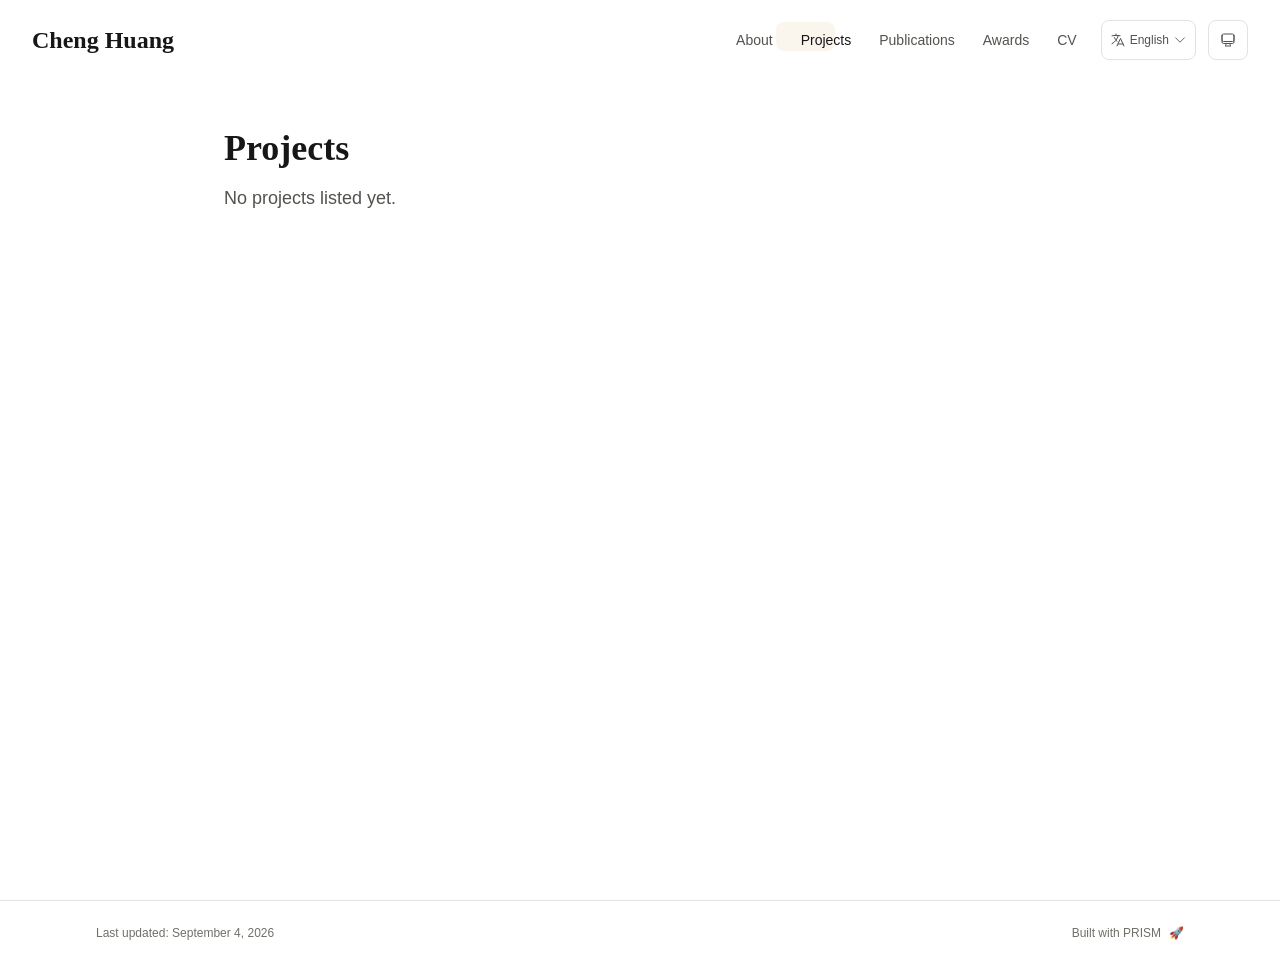
<file: projects/index.html>
<!DOCTYPE html><html lang="zh" class="scroll-smooth"><head><meta charSet="utf-8"/><meta name="viewport" content="width=device-width, initial-scale=1"/><link rel="stylesheet" href="/_next/static/css/88eac5b93a1c9d5a.css" data-precedence="next"/><link rel="preload" as="script" fetchPriority="low" href="/_next/static/chunks/webpack-af78f5c2c11af041.js"/><script src="/_next/static/chunks/4bd1b696-70b6d399998de86a.js" async=""></script><script src="/_next/static/chunks/684-5aaa8290a129f299.js" async=""></script><script src="/_next/static/chunks/main-app-87412dd35eee5a07.js" async=""></script><script src="/_next/static/chunks/461-a9a5d7b05a71d978.js" async=""></script><script src="/_next/static/chunks/874-6cc630662f3664af.js" async=""></script><script src="/_next/static/chunks/291-e39730cc9327e39b.js" async=""></script><script src="/_next/static/chunks/app/layout-4db52e24198fd4d2.js" async=""></script><script src="/_next/static/chunks/178-595a94b9af1e67b5.js" async=""></script><script src="/_next/static/chunks/748-db40b0d79d87e7b5.js" async=""></script><script src="/_next/static/chunks/app/%5Bslug%5D/page-9329203c765f6efb.js" async=""></script><link rel="icon" href="/favicon.svg" type="image/svg+xml"/><link rel="dns-prefetch" href="https://jialeliu.com"/><link rel="preconnect" href="https://jialeliu.com" crossorigin=""/><link rel="preload" as="font" type="font/woff2" href="https://jialeliu.com/fonts/georgiab.woff2" crossorigin=""/><script>
              try {
                const theme = localStorage.getItem('theme-storage');
                const parsed = theme ? JSON.parse(theme) : null;
                const setting = parsed?.state?.theme || 'system';
                const prefersDark = typeof window !== 'undefined' && window.matchMedia && window.matchMedia('(prefers-color-scheme: dark)').matches;
                const effective = setting === 'dark' ? 'dark' : (setting === 'light' ? 'light' : (prefersDark ? 'dark' : 'light'));
                var root = document.documentElement;
                root.classList.add(effective);
                root.setAttribute('data-theme', effective);
              } catch (e) {
                var root = document.documentElement;
                root.classList.add('light');
                root.setAttribute('data-theme', 'light');
              }
            </script><script>
    try {
      const cfg = {"enabled":true,"locales":["zh","en"],"defaultLocale":"zh","mode":"auto","fixedLocale":"zh","persist":true,"switcher":true,"labels":{"zh":"中文","en":"English"}};
      const storageKey = 'locale-storage';
      const normalize = (value) => typeof value === 'string' ? value.trim().replace('_', '-').toLowerCase() : '';
      const matchLocale = (candidate) => {
        const normalized = normalize(candidate);
        if (!normalized) return null;
        if (cfg.locales.includes(normalized)) return normalized;
        const language = normalized.split('-')[0];
        if (cfg.locales.includes(language)) return language;
        return null;
      };

      let resolved = null;

      if (!cfg.enabled) {
        resolved = cfg.defaultLocale;
      } else if (cfg.persist) {
        resolved = matchLocale(localStorage.getItem(storageKey));
      }

      if (!resolved) {
        if (cfg.mode === 'fixed') {
          resolved = cfg.fixedLocale;
        } else {
          resolved = matchLocale(navigator.language);
        }
      }

      if (!resolved) {
        resolved = cfg.defaultLocale;
      }

      const root = document.documentElement;
      root.lang = resolved;
      root.setAttribute('data-locale', resolved);

      if (cfg.persist) {
        localStorage.setItem(storageKey, resolved);
      }
    } catch (e) {
      const root = document.documentElement;
      root.lang = 'zh';
      root.setAttribute('data-locale', 'zh');
    }
  </script><title>Projects | Cheng Huang</title><meta name="description" content="No projects listed yet."/><meta name="author" content="Cheng Huang"/><meta name="keywords" content="Cheng Huang,PhD,Research,Xidian University"/><meta name="creator" content="Cheng Huang"/><meta name="publisher" content="Cheng Huang"/><meta property="og:title" content="Cheng Huang"/><meta property="og:description" content="Graduate student at Xidian University."/><meta property="og:site_name" content="Cheng Huang&#x27;s Academic Website"/><meta property="og:locale" content="zh_CN"/><meta property="og:type" content="website"/><meta name="twitter:card" content="summary"/><meta name="twitter:title" content="Cheng Huang"/><meta name="twitter:description" content="Graduate student at Xidian University."/><link rel="icon" href="/favicon.svg"/><script>document.querySelectorAll('body link[rel="icon"], body link[rel="apple-touch-icon"]').forEach(el => document.head.appendChild(el))</script><script src="/_next/static/chunks/polyfills-42372ed130431b0a.js" noModule=""></script></head><body class="font-sans antialiased"><div style="visibility:hidden"><nav class="fixed top-0 left-0 right-0 z-50" data-headlessui-state=""><div class="transition-all duration-300 ease-out bg-transparent" style="transform:translateY(-100px)"><div class="max-w-7xl mx-auto px-4 sm:px-6 lg:px-8"><div class="flex justify-between items-center h-16 lg:h-20"><div class="flex-shrink-0" tabindex="0"><a class="text-xl lg:text-2xl font-serif font-semibold text-primary hover:text-accent transition-colors duration-200" href="/">Cheng Huang</a></div><div class="hidden lg:block"><div class="ml-10 flex items-center space-x-3"><div class="relative flex items-baseline space-x-1"><a data-nav-href="/" class="relative px-3 py-2 text-sm font-medium rounded-lg transition-colors duration-150 text-neutral-600" href="/">About</a><a data-nav-href="/projects" class="relative px-3 py-2 text-sm font-medium rounded-lg transition-colors duration-150 text-primary" href="/projects/">Projects</a><a data-nav-href="/publications" class="relative px-3 py-2 text-sm font-medium rounded-lg transition-colors duration-150 text-neutral-600" href="/publications/">Publications</a><a data-nav-href="/awards" class="relative px-3 py-2 text-sm font-medium rounded-lg transition-colors duration-150 text-neutral-600" href="/awards/">Awards</a><a data-nav-href="/cv" class="relative px-3 py-2 text-sm font-medium rounded-lg transition-colors duration-150 text-neutral-600" href="/cv/">CV</a></div><div class="flex items-center justify-center w-14 h-10 rounded-lg border border-neutral-200 dark:border-[rgba(148,163,184,0.24)] bg-background dark:bg-neutral-800"><div class="w-6 h-4 rounded bg-neutral-300 animate-pulse"></div></div><div class="flex items-center justify-center w-10 h-10 rounded-lg border border-neutral-200 dark:border-[rgba(148,163,184,0.24)] bg-background dark:bg-neutral-800"><div class="w-4 h-4 rounded-full bg-neutral-300 animate-pulse"></div></div></div></div><div class="lg:hidden flex items-center space-x-2"><div class="flex items-center justify-center w-14 h-10 rounded-lg border border-neutral-200 dark:border-[rgba(148,163,184,0.24)] bg-background dark:bg-neutral-800"><div class="w-6 h-4 rounded bg-neutral-300 animate-pulse"></div></div><div class="flex items-center justify-center w-10 h-10 rounded-lg border border-neutral-200 dark:border-[rgba(148,163,184,0.24)] bg-background dark:bg-neutral-800"><div class="w-4 h-4 rounded-full bg-neutral-300 animate-pulse"></div></div><button class="inline-flex items-center justify-center p-2 rounded-md text-neutral-600 hover:text-primary hover:bg-neutral-100 dark:hover:bg-neutral-800 focus:outline-none focus:ring-2 focus:ring-inset focus:ring-accent transition-colors duration-200" id="headlessui-disclosure-button-«R7pdb»" type="button" aria-expanded="false" data-headlessui-state=""><span class="sr-only">Open main menu</span><div><svg xmlns="http://www.w3.org/2000/svg" fill="none" viewBox="0 0 24 24" stroke-width="1.5" stroke="currentColor" aria-hidden="true" data-slot="icon" class="block h-6 w-6"><path stroke-linecap="round" stroke-linejoin="round" d="M3.75 6.75h16.5M3.75 12h16.5m-16.5 5.25h16.5"></path></svg></div></button></div></div></div></div></nav><main class="min-h-screen pt-16 lg:pt-20"><div class="max-w-4xl mx-auto px-4 sm:px-6 lg:px-8 py-12"><div style="opacity:0;transform:translateY(20px)"><div class="mb-8"><h1 class="text-4xl font-serif font-bold text-primary mb-4">Projects</h1><div class="text-lg text-neutral-600 dark:text-neutral-500 max-w-2xl leading-relaxed"><p class="mb-3 last:mb-0">No projects listed yet.</p></div></div><div class="grid gap-6"></div></div></div><!--$--><!--/$--><!--$--><!--/$--></main><footer class="border-t border-neutral-200 bg-white dark:bg-neutral-900 dark:border-neutral-700/50"><div class="max-w-6xl mx-auto px-4 sm:px-6 lg:px-8 py-6"><div class="flex flex-col sm:flex-row justify-between items-center gap-2"><p class="text-xs text-neutral-500">Last updated<!-- -->: <!-- -->September 4, 2026</p><p class="text-xs text-neutral-500 flex items-center"><a href="https://github.com/xyjoey/PRISM" target="_blank" rel="noopener noreferrer">Built with PRISM</a><span class="ml-2">🚀</span></p></div></div></footer></div><script src="/_next/static/chunks/webpack-af78f5c2c11af041.js" async=""></script><script>(self.__next_f=self.__next_f||[]).push([0])</script><script>self.__next_f.push([1,"1:\"$Sreact.fragment\"\n3:I[3719,[\"461\",\"static/chunks/461-a9a5d7b05a71d978.js\",\"874\",\"static/chunks/874-6cc630662f3664af.js\",\"291\",\"static/chunks/291-e39730cc9327e39b.js\",\"177\",\"static/chunks/app/layout-4db52e24198fd4d2.js\"],\"ThemeProvider\"]\n4:I[310,[\"461\",\"static/chunks/461-a9a5d7b05a71d978.js\",\"874\",\"static/chunks/874-6cc630662f3664af.js\",\"291\",\"static/chunks/291-e39730cc9327e39b.js\",\"177\",\"static/chunks/app/layout-4db52e24198fd4d2.js\"],\"LocaleProvider\"]\n5:I[4574,[\"461\",\"static/chunks/461-a9a5d7b05a71d978.js\",\"874\",\"static/chunks/874-6cc630662f3664af.js\",\"291\",\"static/chunks/291-e39730cc9327e39b.js\",\"177\",\"static/chunks/app/layout-4db52e24198fd4d2.js\"],\"default\"]\n6:I[7555,[],\"\"]\n7:I[1295,[],\"\"]\n8:I[2548,[\"461\",\"static/chunks/461-a9a5d7b05a71d978.js\",\"874\",\"static/chunks/874-6cc630662f3664af.js\",\"291\",\"static/chunks/291-e39730cc9327e39b.js\",\"177\",\"static/chunks/app/layout-4db52e24198fd4d2.js\"],\"default\"]\na:I[9665,[],\"MetadataBoundary\"]\nc:I[9665,[],\"OutletBoundary\"]\nf:I[4911,[],\"AsyncMetadataOutlet\"]\n11:I[9665,[],\"ViewportBoundary\"]\n13:I[6614,[],\"\"]\n:HL[\"/_next/static/css/88eac5b93a1c9d5a.css\",\"style\"]\n2:T5d7,\n    try {\n      const cfg = {\"enabled\":true,\"locales\":[\"zh\",\"en\"],\"defaultLocale\":\"zh\",\"mode\":\"auto\",\"fixedLocale\":\"zh\",\"persist\":true,\"switcher\":true,\"labels\":{\"zh\":\"中文\",\"en\":\"English\"}};\n      const storageKey = 'locale-storage';\n      const normalize = (value) =\u003e typeof value === 'string' ? value.trim().replace('_', '-').toLowerCase() : '';\n      const matchLocale = (candidate) =\u003e {\n        const normalized = normalize(candidate);\n        if (!normalized) return null;\n        if (cfg.locales.includes(normalized)) return normalized;\n        const language = normalized.split('-')[0];\n        if (cfg.locales.includes(language)) return language;\n        return null;\n      };\n\n      let resolved = null;\n\n      if (!cfg.enabled) {\n        resolved = cfg.defaultLocale;\n      } else if (cfg.persist) {\n        resolved = matchLocale(localStorage.getItem(storageKey));\n      }\n\n      if (!resolved) {\n        if ("])</script><script>self.__next_f.push([1,"cfg.mode === 'fixed') {\n          resolved = cfg.fixedLocale;\n        } else {\n          resolved = matchLocale(navigator.language);\n        }\n      }\n\n      if (!resolved) {\n        resolved = cfg.defaultLocale;\n      }\n\n      const root = document.documentElement;\n      root.lang = resolved;\n      root.setAttribute('data-locale', resolved);\n\n      if (cfg.persist) {\n        localStorage.setItem(storageKey, resolved);\n      }\n    } catch (e) {\n      const root = document.documentElement;\n      root.lang = 'zh';\n      root.setAttribute('data-locale', 'zh');\n    }\n  "])</script><script>self.__next_f.push([1,"0:{\"P\":null,\"b\":\"oPb6c5KDZ0IkYSvU5ojPC\",\"p\":\"\",\"c\":[\"\",\"projects\",\"\"],\"i\":false,\"f\":[[[\"\",{\"children\":[[\"slug\",\"projects\",\"d\"],{\"children\":[\"__PAGE__\",{}]}]},\"$undefined\",\"$undefined\",true],[\"\",[\"$\",\"$1\",\"c\",{\"children\":[[[\"$\",\"link\",\"0\",{\"rel\":\"stylesheet\",\"href\":\"/_next/static/css/88eac5b93a1c9d5a.css\",\"precedence\":\"next\",\"crossOrigin\":\"$undefined\",\"nonce\":\"$undefined\"}]],[\"$\",\"html\",null,{\"lang\":\"zh\",\"className\":\"scroll-smooth\",\"suppressHydrationWarning\":true,\"children\":[[\"$\",\"head\",null,{\"children\":[[\"$\",\"link\",null,{\"rel\":\"icon\",\"href\":\"/favicon.svg\",\"type\":\"image/svg+xml\"}],[\"$\",\"link\",null,{\"rel\":\"dns-prefetch\",\"href\":\"https://jialeliu.com\"}],[\"$\",\"link\",null,{\"rel\":\"preconnect\",\"href\":\"https://jialeliu.com\",\"crossOrigin\":\"\"}],[\"$\",\"link\",null,{\"rel\":\"preload\",\"as\":\"font\",\"type\":\"font/woff2\",\"href\":\"https://jialeliu.com/fonts/georgiab.woff2\",\"crossOrigin\":\"\"}],[\"$\",\"script\",null,{\"dangerouslySetInnerHTML\":{\"__html\":\"\\n              try {\\n                const theme = localStorage.getItem('theme-storage');\\n                const parsed = theme ? JSON.parse(theme) : null;\\n                const setting = parsed?.state?.theme || 'system';\\n                const prefersDark = typeof window !== 'undefined' \u0026\u0026 window.matchMedia \u0026\u0026 window.matchMedia('(prefers-color-scheme: dark)').matches;\\n                const effective = setting === 'dark' ? 'dark' : (setting === 'light' ? 'light' : (prefersDark ? 'dark' : 'light'));\\n                var root = document.documentElement;\\n                root.classList.add(effective);\\n                root.setAttribute('data-theme', effective);\\n              } catch (e) {\\n                var root = document.documentElement;\\n                root.classList.add('light');\\n                root.setAttribute('data-theme', 'light');\\n              }\\n            \"}}],[\"$\",\"script\",null,{\"dangerouslySetInnerHTML\":{\"__html\":\"$2\"}}]]}],[\"$\",\"body\",null,{\"className\":\"font-sans antialiased\",\"children\":[\"$\",\"$L3\",null,{\"children\":[\"$\",\"$L4\",null,{\"config\":{\"enabled\":true,\"locales\":[\"zh\",\"en\"],\"defaultLocale\":\"zh\",\"mode\":\"auto\",\"fixedLocale\":\"zh\",\"persist\":true,\"switcher\":true,\"labels\":{\"zh\":\"中文\",\"en\":\"English\"}},\"children\":[[\"$\",\"$L5\",null,{\"items\":[{\"title\":\"About\",\"type\":\"page\",\"target\":\"about\",\"href\":\"/\"},{\"title\":\"Projects\",\"type\":\"page\",\"target\":\"projects\",\"href\":\"/projects\"},{\"title\":\"Publications\",\"type\":\"page\",\"target\":\"publications\",\"href\":\"/publications\"},{\"title\":\"Awards\",\"type\":\"page\",\"target\":\"awards\",\"href\":\"/awards\"},{\"title\":\"CV\",\"type\":\"page\",\"target\":\"cv\",\"href\":\"/cv\"}],\"siteTitle\":\"Cheng Huang\",\"enableOnePageMode\":false,\"i18n\":\"$0:f:0:1:1:props:children:1:props:children:1:props:children:props:children:props:config\",\"itemsByLocale\":{\"zh\":[{\"title\":\"关于我\",\"type\":\"page\",\"target\":\"about\",\"href\":\"/\"},{\"title\":\"项目\",\"type\":\"page\",\"target\":\"projects\",\"href\":\"/projects\"},{\"title\":\"论文\",\"type\":\"page\",\"target\":\"publications\",\"href\":\"/publications\"},{\"title\":\"奖项\",\"type\":\"page\",\"target\":\"awards\",\"href\":\"/awards\"},{\"title\":\"简历\",\"type\":\"page\",\"target\":\"cv\",\"href\":\"/cv\"}],\"en\":[{\"title\":\"About\",\"type\":\"page\",\"target\":\"about\",\"href\":\"/\"},{\"title\":\"Projects\",\"type\":\"page\",\"target\":\"projects\",\"href\":\"/projects\"},{\"title\":\"Publications\",\"type\":\"page\",\"target\":\"publications\",\"href\":\"/publications\"},{\"title\":\"Awards\",\"type\":\"page\",\"target\":\"awards\",\"href\":\"/awards\"},{\"title\":\"CV\",\"type\":\"page\",\"target\":\"cv\",\"href\":\"/cv\"}]},\"siteTitleByLocale\":{\"zh\":\"黄成\",\"en\":\"Cheng Huang\"}}],[\"$\",\"main\",null,{\"className\":\"min-h-screen pt-16 lg:pt-20\",\"children\":[\"$\",\"$L6\",null,{\"parallelRouterKey\":\"children\",\"error\":\"$undefined\",\"errorStyles\":\"$undefined\",\"errorScripts\":\"$undefined\",\"template\":[\"$\",\"$L7\",null,{}],\"templateStyles\":\"$undefined\",\"templateScripts\":\"$undefined\",\"notFound\":[[[\"$\",\"title\",null,{\"children\":\"404: This page could not be found.\"}],[\"$\",\"div\",null,{\"style\":{\"fontFamily\":\"system-ui,\\\"Segoe UI\\\",Roboto,Helvetica,Arial,sans-serif,\\\"Apple Color Emoji\\\",\\\"Segoe UI Emoji\\\"\",\"height\":\"100vh\",\"textAlign\":\"center\",\"display\":\"flex\",\"flexDirection\":\"column\",\"alignItems\":\"center\",\"justifyContent\":\"center\"},\"children\":[\"$\",\"div\",null,{\"children\":[[\"$\",\"style\",null,{\"dangerouslySetInnerHTML\":{\"__html\":\"body{color:#000;background:#fff;margin:0}.next-error-h1{border-right:1px solid rgba(0,0,0,.3)}@media (prefers-color-scheme:dark){body{color:#fff;background:#000}.next-error-h1{border-right:1px solid rgba(255,255,255,.3)}}\"}}],[\"$\",\"h1\",null,{\"className\":\"next-error-h1\",\"style\":{\"display\":\"inline-block\",\"margin\":\"0 20px 0 0\",\"padding\":\"0 23px 0 0\",\"fontSize\":24,\"fontWeight\":500,\"verticalAlign\":\"top\",\"lineHeight\":\"49px\"},\"children\":404}],[\"$\",\"div\",null,{\"style\":{\"display\":\"inline-block\"},\"children\":[\"$\",\"h2\",null,{\"style\":{\"fontSize\":14,\"fontWeight\":400,\"lineHeight\":\"49px\",\"margin\":0},\"children\":\"This page could not be found.\"}]}]]}]}]],[]],\"forbidden\":\"$undefined\",\"unauthorized\":\"$undefined\"}]}],[\"$\",\"$L8\",null,{\"lastUpdated\":\"September 4, 2026\",\"lastUpdatedByLocale\":{\"zh\":\"2026年9月4日\",\"en\":\"September 4, 2026\"},\"defaultLocale\":\"zh\"}]]}]}]}]]}]]}],{\"children\":[[\"slug\",\"projects\",\"d\"],[\"$\",\"$1\",\"c\",{\"children\":[null,[\"$\",\"$L6\",null,{\"parallelRouterKey\":\"children\",\"error\":\"$undefined\",\"errorStyles\":\"$undefined\",\"errorScripts\":\"$undefined\",\"template\":[\"$\",\"$L7\",null,{}],\"templateStyles\":\"$undefined\",\"templateScripts\":\"$undefined\",\"notFound\":\"$undefined\",\"forbidden\":\"$undefined\",\"unauthorized\":\"$undefined\"}]]}],{\"children\":[\"__PAGE__\",[\"$\",\"$1\",\"c\",{\"children\":[\"$L9\",[\"$\",\"$La\",null,{\"children\":\"$Lb\"}],null,[\"$\",\"$Lc\",null,{\"children\":[\"$Ld\",\"$Le\",[\"$\",\"$Lf\",null,{\"promise\":\"$@10\"}]]}]]}],{},null,false]},null,false]},null,false],[\"$\",\"$1\",\"h\",{\"children\":[null,[\"$\",\"$1\",\"9qrOvU60vr5U4lhJyZHoA\",{\"children\":[[\"$\",\"$L11\",null,{\"children\":\"$L12\"}],null]}],null]}],false]],\"m\":\"$undefined\",\"G\":[\"$13\",\"$undefined\"],\"s\":false,\"S\":true}\n"])</script><script>self.__next_f.push([1,"14:\"$Sreact.suspense\"\n15:I[4911,[],\"AsyncMetadata\"]\n17:I[2382,[\"461\",\"static/chunks/461-a9a5d7b05a71d978.js\",\"178\",\"static/chunks/178-595a94b9af1e67b5.js\",\"748\",\"static/chunks/748-db40b0d79d87e7b5.js\",\"182\",\"static/chunks/app/%5Bslug%5D/page-9329203c765f6efb.js\"],\"default\"]\nb:[\"$\",\"$14\",null,{\"fallback\":null,\"children\":[\"$\",\"$L15\",null,{\"promise\":\"$@16\"}]}]\n9:[\"$\",\"$L17\",null,{\"dataByLocale\":{\"zh\":{\"type\":\"card\",\"config\":{\"type\":\"card\",\"title\":\"项目\",\"description\":\"暂无项目。\",\"items\":[]}},\"en\":{\"type\":\"card\",\"config\":{\"type\":\"card\",\"title\":\"Projects\",\"description\":\"No projects listed yet.\",\"items\":[]}}},\"defaultLocale\":\"zh\"}]\n"])</script><script>self.__next_f.push([1,"e:null\n"])</script><script>self.__next_f.push([1,"12:[[\"$\",\"meta\",\"0\",{\"charSet\":\"utf-8\"}],[\"$\",\"meta\",\"1\",{\"name\":\"viewport\",\"content\":\"width=device-width, initial-scale=1\"}]]\nd:null\n"])</script><script>self.__next_f.push([1,"16:{\"metadata\":[[\"$\",\"title\",\"0\",{\"children\":\"Projects | Cheng Huang\"}],[\"$\",\"meta\",\"1\",{\"name\":\"description\",\"content\":\"No projects listed yet.\"}],[\"$\",\"meta\",\"2\",{\"name\":\"author\",\"content\":\"Cheng Huang\"}],[\"$\",\"meta\",\"3\",{\"name\":\"keywords\",\"content\":\"Cheng Huang,PhD,Research,Xidian University\"}],[\"$\",\"meta\",\"4\",{\"name\":\"creator\",\"content\":\"Cheng Huang\"}],[\"$\",\"meta\",\"5\",{\"name\":\"publisher\",\"content\":\"Cheng Huang\"}],[\"$\",\"meta\",\"6\",{\"property\":\"og:title\",\"content\":\"Cheng Huang\"}],[\"$\",\"meta\",\"7\",{\"property\":\"og:description\",\"content\":\"Graduate student at Xidian University.\"}],[\"$\",\"meta\",\"8\",{\"property\":\"og:site_name\",\"content\":\"Cheng Huang's Academic Website\"}],[\"$\",\"meta\",\"9\",{\"property\":\"og:locale\",\"content\":\"zh_CN\"}],[\"$\",\"meta\",\"10\",{\"property\":\"og:type\",\"content\":\"website\"}],[\"$\",\"meta\",\"11\",{\"name\":\"twitter:card\",\"content\":\"summary\"}],[\"$\",\"meta\",\"12\",{\"name\":\"twitter:title\",\"content\":\"Cheng Huang\"}],[\"$\",\"meta\",\"13\",{\"name\":\"twitter:description\",\"content\":\"Graduate student at Xidian University.\"}],[\"$\",\"link\",\"14\",{\"rel\":\"icon\",\"href\":\"/favicon.svg\"}]],\"error\":null,\"digest\":\"$undefined\"}\n10:{\"metadata\":\"$16:metadata\",\"error\":null,\"digest\":\"$undefined\"}\n"])</script></body></html>
</file>
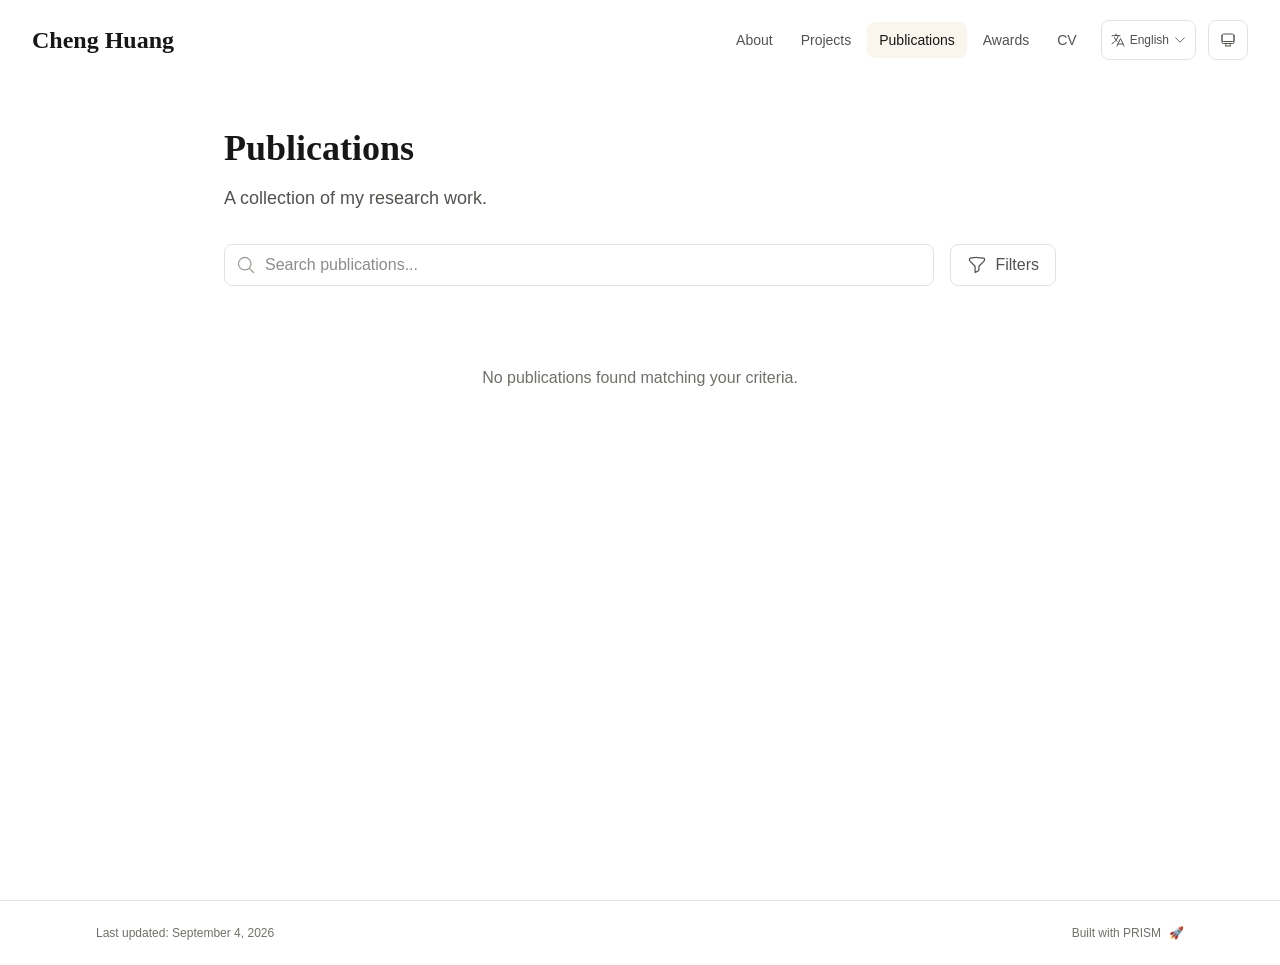
<file: publications/index.html>
<!DOCTYPE html><html lang="zh" class="scroll-smooth"><head><meta charSet="utf-8"/><meta name="viewport" content="width=device-width, initial-scale=1"/><link rel="stylesheet" href="/_next/static/css/88eac5b93a1c9d5a.css" data-precedence="next"/><link rel="preload" as="script" fetchPriority="low" href="/_next/static/chunks/webpack-af78f5c2c11af041.js"/><script src="/_next/static/chunks/4bd1b696-70b6d399998de86a.js" async=""></script><script src="/_next/static/chunks/684-5aaa8290a129f299.js" async=""></script><script src="/_next/static/chunks/main-app-87412dd35eee5a07.js" async=""></script><script src="/_next/static/chunks/461-a9a5d7b05a71d978.js" async=""></script><script src="/_next/static/chunks/874-6cc630662f3664af.js" async=""></script><script src="/_next/static/chunks/291-e39730cc9327e39b.js" async=""></script><script src="/_next/static/chunks/app/layout-4db52e24198fd4d2.js" async=""></script><script src="/_next/static/chunks/178-595a94b9af1e67b5.js" async=""></script><script src="/_next/static/chunks/748-db40b0d79d87e7b5.js" async=""></script><script src="/_next/static/chunks/app/%5Bslug%5D/page-9329203c765f6efb.js" async=""></script><link rel="icon" href="/favicon.svg" type="image/svg+xml"/><link rel="dns-prefetch" href="https://jialeliu.com"/><link rel="preconnect" href="https://jialeliu.com" crossorigin=""/><link rel="preload" as="font" type="font/woff2" href="https://jialeliu.com/fonts/georgiab.woff2" crossorigin=""/><script>
              try {
                const theme = localStorage.getItem('theme-storage');
                const parsed = theme ? JSON.parse(theme) : null;
                const setting = parsed?.state?.theme || 'system';
                const prefersDark = typeof window !== 'undefined' && window.matchMedia && window.matchMedia('(prefers-color-scheme: dark)').matches;
                const effective = setting === 'dark' ? 'dark' : (setting === 'light' ? 'light' : (prefersDark ? 'dark' : 'light'));
                var root = document.documentElement;
                root.classList.add(effective);
                root.setAttribute('data-theme', effective);
              } catch (e) {
                var root = document.documentElement;
                root.classList.add('light');
                root.setAttribute('data-theme', 'light');
              }
            </script><script>
    try {
      const cfg = {"enabled":true,"locales":["zh","en"],"defaultLocale":"zh","mode":"auto","fixedLocale":"zh","persist":true,"switcher":true,"labels":{"zh":"中文","en":"English"}};
      const storageKey = 'locale-storage';
      const normalize = (value) => typeof value === 'string' ? value.trim().replace('_', '-').toLowerCase() : '';
      const matchLocale = (candidate) => {
        const normalized = normalize(candidate);
        if (!normalized) return null;
        if (cfg.locales.includes(normalized)) return normalized;
        const language = normalized.split('-')[0];
        if (cfg.locales.includes(language)) return language;
        return null;
      };

      let resolved = null;

      if (!cfg.enabled) {
        resolved = cfg.defaultLocale;
      } else if (cfg.persist) {
        resolved = matchLocale(localStorage.getItem(storageKey));
      }

      if (!resolved) {
        if (cfg.mode === 'fixed') {
          resolved = cfg.fixedLocale;
        } else {
          resolved = matchLocale(navigator.language);
        }
      }

      if (!resolved) {
        resolved = cfg.defaultLocale;
      }

      const root = document.documentElement;
      root.lang = resolved;
      root.setAttribute('data-locale', resolved);

      if (cfg.persist) {
        localStorage.setItem(storageKey, resolved);
      }
    } catch (e) {
      const root = document.documentElement;
      root.lang = 'zh';
      root.setAttribute('data-locale', 'zh');
    }
  </script><title>Publications | Cheng Huang</title><meta name="description" content="A collection of my research work."/><meta name="author" content="Cheng Huang"/><meta name="keywords" content="Cheng Huang,PhD,Research,Xidian University"/><meta name="creator" content="Cheng Huang"/><meta name="publisher" content="Cheng Huang"/><meta property="og:title" content="Cheng Huang"/><meta property="og:description" content="Graduate student at Xidian University."/><meta property="og:site_name" content="Cheng Huang&#x27;s Academic Website"/><meta property="og:locale" content="zh_CN"/><meta property="og:type" content="website"/><meta name="twitter:card" content="summary"/><meta name="twitter:title" content="Cheng Huang"/><meta name="twitter:description" content="Graduate student at Xidian University."/><link rel="icon" href="/favicon.svg"/><script>document.querySelectorAll('body link[rel="icon"], body link[rel="apple-touch-icon"]').forEach(el => document.head.appendChild(el))</script><script src="/_next/static/chunks/polyfills-42372ed130431b0a.js" noModule=""></script></head><body class="font-sans antialiased"><div style="visibility:hidden"><nav class="fixed top-0 left-0 right-0 z-50" data-headlessui-state=""><div class="transition-all duration-300 ease-out bg-transparent" style="transform:translateY(-100px)"><div class="max-w-7xl mx-auto px-4 sm:px-6 lg:px-8"><div class="flex justify-between items-center h-16 lg:h-20"><div class="flex-shrink-0" tabindex="0"><a class="text-xl lg:text-2xl font-serif font-semibold text-primary hover:text-accent transition-colors duration-200" href="/">Cheng Huang</a></div><div class="hidden lg:block"><div class="ml-10 flex items-center space-x-3"><div class="relative flex items-baseline space-x-1"><a data-nav-href="/" class="relative px-3 py-2 text-sm font-medium rounded-lg transition-colors duration-150 text-neutral-600" href="/">About</a><a data-nav-href="/projects" class="relative px-3 py-2 text-sm font-medium rounded-lg transition-colors duration-150 text-neutral-600" href="/projects/">Projects</a><a data-nav-href="/publications" class="relative px-3 py-2 text-sm font-medium rounded-lg transition-colors duration-150 text-primary" href="/publications/">Publications</a><a data-nav-href="/awards" class="relative px-3 py-2 text-sm font-medium rounded-lg transition-colors duration-150 text-neutral-600" href="/awards/">Awards</a><a data-nav-href="/cv" class="relative px-3 py-2 text-sm font-medium rounded-lg transition-colors duration-150 text-neutral-600" href="/cv/">CV</a></div><div class="flex items-center justify-center w-14 h-10 rounded-lg border border-neutral-200 dark:border-[rgba(148,163,184,0.24)] bg-background dark:bg-neutral-800"><div class="w-6 h-4 rounded bg-neutral-300 animate-pulse"></div></div><div class="flex items-center justify-center w-10 h-10 rounded-lg border border-neutral-200 dark:border-[rgba(148,163,184,0.24)] bg-background dark:bg-neutral-800"><div class="w-4 h-4 rounded-full bg-neutral-300 animate-pulse"></div></div></div></div><div class="lg:hidden flex items-center space-x-2"><div class="flex items-center justify-center w-14 h-10 rounded-lg border border-neutral-200 dark:border-[rgba(148,163,184,0.24)] bg-background dark:bg-neutral-800"><div class="w-6 h-4 rounded bg-neutral-300 animate-pulse"></div></div><div class="flex items-center justify-center w-10 h-10 rounded-lg border border-neutral-200 dark:border-[rgba(148,163,184,0.24)] bg-background dark:bg-neutral-800"><div class="w-4 h-4 rounded-full bg-neutral-300 animate-pulse"></div></div><button class="inline-flex items-center justify-center p-2 rounded-md text-neutral-600 hover:text-primary hover:bg-neutral-100 dark:hover:bg-neutral-800 focus:outline-none focus:ring-2 focus:ring-inset focus:ring-accent transition-colors duration-200" id="headlessui-disclosure-button-«R7pdb»" type="button" aria-expanded="false" data-headlessui-state=""><span class="sr-only">Open main menu</span><div><svg xmlns="http://www.w3.org/2000/svg" fill="none" viewBox="0 0 24 24" stroke-width="1.5" stroke="currentColor" aria-hidden="true" data-slot="icon" class="block h-6 w-6"><path stroke-linecap="round" stroke-linejoin="round" d="M3.75 6.75h16.5M3.75 12h16.5m-16.5 5.25h16.5"></path></svg></div></button></div></div></div></div></nav><main class="min-h-screen pt-16 lg:pt-20"><div class="max-w-4xl mx-auto px-4 sm:px-6 lg:px-8 py-12"><div style="opacity:0;transform:translateY(20px)"><div class="mb-8"><h1 class="text-4xl font-serif font-bold text-primary mb-4">Publications</h1><p class="text-lg text-neutral-600 dark:text-neutral-500 max-w-2xl">A collection of my research work.</p></div><div class="mb-8 space-y-4"><div class="flex flex-col sm:flex-row gap-4"><div class="relative flex-grow"><svg xmlns="http://www.w3.org/2000/svg" fill="none" viewBox="0 0 24 24" stroke-width="1.5" stroke="currentColor" aria-hidden="true" data-slot="icon" class="absolute left-3 top-1/2 transform -translate-y-1/2 h-5 w-5 text-neutral-400"><path stroke-linecap="round" stroke-linejoin="round" d="m21 21-5.197-5.197m0 0A7.5 7.5 0 1 0 5.196 5.196a7.5 7.5 0 0 0 10.607 10.607Z"></path></svg><input type="text" placeholder="Search publications..." class="w-full pl-10 pr-4 py-2 rounded-lg border border-neutral-200 dark:border-neutral-800 bg-white dark:bg-neutral-900 focus:ring-2 focus:ring-accent focus:border-transparent transition-all duration-200" value=""/></div><button class="flex items-center justify-center px-4 py-2 rounded-lg border transition-all duration-200 bg-white dark:bg-neutral-900 border-neutral-200 dark:border-neutral-800 text-neutral-600 hover:border-accent hover:text-accent"><svg xmlns="http://www.w3.org/2000/svg" fill="none" viewBox="0 0 24 24" stroke-width="1.5" stroke="currentColor" aria-hidden="true" data-slot="icon" class="h-5 w-5 mr-2"><path stroke-linecap="round" stroke-linejoin="round" d="M12 3c2.755 0 5.455.232 8.083.678.533.09.917.556.917 1.096v1.044a2.25 2.25 0 0 1-.659 1.591l-5.432 5.432a2.25 2.25 0 0 0-.659 1.591v2.927a2.25 2.25 0 0 1-1.244 2.013L9.75 21v-6.568a2.25 2.25 0 0 0-.659-1.591L3.659 7.409A2.25 2.25 0 0 1 3 5.818V4.774c0-.54.384-1.006.917-1.096A48.32 48.32 0 0 1 12 3Z"></path></svg>Filters</button></div></div><div class="space-y-6"><div class="text-center py-12 text-neutral-500">No publications found matching your criteria.</div></div></div></div><!--$--><!--/$--><!--$--><!--/$--></main><footer class="border-t border-neutral-200 bg-white dark:bg-neutral-900 dark:border-neutral-700/50"><div class="max-w-6xl mx-auto px-4 sm:px-6 lg:px-8 py-6"><div class="flex flex-col sm:flex-row justify-between items-center gap-2"><p class="text-xs text-neutral-500">Last updated<!-- -->: <!-- -->September 4, 2026</p><p class="text-xs text-neutral-500 flex items-center"><a href="https://github.com/xyjoey/PRISM" target="_blank" rel="noopener noreferrer">Built with PRISM</a><span class="ml-2">🚀</span></p></div></div></footer></div><script src="/_next/static/chunks/webpack-af78f5c2c11af041.js" async=""></script><script>(self.__next_f=self.__next_f||[]).push([0])</script><script>self.__next_f.push([1,"1:\"$Sreact.fragment\"\n3:I[3719,[\"461\",\"static/chunks/461-a9a5d7b05a71d978.js\",\"874\",\"static/chunks/874-6cc630662f3664af.js\",\"291\",\"static/chunks/291-e39730cc9327e39b.js\",\"177\",\"static/chunks/app/layout-4db52e24198fd4d2.js\"],\"ThemeProvider\"]\n4:I[310,[\"461\",\"static/chunks/461-a9a5d7b05a71d978.js\",\"874\",\"static/chunks/874-6cc630662f3664af.js\",\"291\",\"static/chunks/291-e39730cc9327e39b.js\",\"177\",\"static/chunks/app/layout-4db52e24198fd4d2.js\"],\"LocaleProvider\"]\n5:I[4574,[\"461\",\"static/chunks/461-a9a5d7b05a71d978.js\",\"874\",\"static/chunks/874-6cc630662f3664af.js\",\"291\",\"static/chunks/291-e39730cc9327e39b.js\",\"177\",\"static/chunks/app/layout-4db52e24198fd4d2.js\"],\"default\"]\n6:I[7555,[],\"\"]\n7:I[1295,[],\"\"]\n8:I[2548,[\"461\",\"static/chunks/461-a9a5d7b05a71d978.js\",\"874\",\"static/chunks/874-6cc630662f3664af.js\",\"291\",\"static/chunks/291-e39730cc9327e39b.js\",\"177\",\"static/chunks/app/layout-4db52e24198fd4d2.js\"],\"default\"]\na:I[9665,[],\"MetadataBoundary\"]\nc:I[9665,[],\"OutletBoundary\"]\nf:I[4911,[],\"AsyncMetadataOutlet\"]\n11:I[9665,[],\"ViewportBoundary\"]\n13:I[6614,[],\"\"]\n:HL[\"/_next/static/css/88eac5b93a1c9d5a.css\",\"style\"]\n2:T5d7,\n    try {\n      const cfg = {\"enabled\":true,\"locales\":[\"zh\",\"en\"],\"defaultLocale\":\"zh\",\"mode\":\"auto\",\"fixedLocale\":\"zh\",\"persist\":true,\"switcher\":true,\"labels\":{\"zh\":\"中文\",\"en\":\"English\"}};\n      const storageKey = 'locale-storage';\n      const normalize = (value) =\u003e typeof value === 'string' ? value.trim().replace('_', '-').toLowerCase() : '';\n      const matchLocale = (candidate) =\u003e {\n        const normalized = normalize(candidate);\n        if (!normalized) return null;\n        if (cfg.locales.includes(normalized)) return normalized;\n        const language = normalized.split('-')[0];\n        if (cfg.locales.includes(language)) return language;\n        return null;\n      };\n\n      let resolved = null;\n\n      if (!cfg.enabled) {\n        resolved = cfg.defaultLocale;\n      } else if (cfg.persist) {\n        resolved = matchLocale(localStorage.getItem(storageKey));\n      }\n\n      if (!resolved) {\n        if ("])</script><script>self.__next_f.push([1,"cfg.mode === 'fixed') {\n          resolved = cfg.fixedLocale;\n        } else {\n          resolved = matchLocale(navigator.language);\n        }\n      }\n\n      if (!resolved) {\n        resolved = cfg.defaultLocale;\n      }\n\n      const root = document.documentElement;\n      root.lang = resolved;\n      root.setAttribute('data-locale', resolved);\n\n      if (cfg.persist) {\n        localStorage.setItem(storageKey, resolved);\n      }\n    } catch (e) {\n      const root = document.documentElement;\n      root.lang = 'zh';\n      root.setAttribute('data-locale', 'zh');\n    }\n  "])</script><script>self.__next_f.push([1,"0:{\"P\":null,\"b\":\"oPb6c5KDZ0IkYSvU5ojPC\",\"p\":\"\",\"c\":[\"\",\"publications\",\"\"],\"i\":false,\"f\":[[[\"\",{\"children\":[[\"slug\",\"publications\",\"d\"],{\"children\":[\"__PAGE__\",{}]}]},\"$undefined\",\"$undefined\",true],[\"\",[\"$\",\"$1\",\"c\",{\"children\":[[[\"$\",\"link\",\"0\",{\"rel\":\"stylesheet\",\"href\":\"/_next/static/css/88eac5b93a1c9d5a.css\",\"precedence\":\"next\",\"crossOrigin\":\"$undefined\",\"nonce\":\"$undefined\"}]],[\"$\",\"html\",null,{\"lang\":\"zh\",\"className\":\"scroll-smooth\",\"suppressHydrationWarning\":true,\"children\":[[\"$\",\"head\",null,{\"children\":[[\"$\",\"link\",null,{\"rel\":\"icon\",\"href\":\"/favicon.svg\",\"type\":\"image/svg+xml\"}],[\"$\",\"link\",null,{\"rel\":\"dns-prefetch\",\"href\":\"https://jialeliu.com\"}],[\"$\",\"link\",null,{\"rel\":\"preconnect\",\"href\":\"https://jialeliu.com\",\"crossOrigin\":\"\"}],[\"$\",\"link\",null,{\"rel\":\"preload\",\"as\":\"font\",\"type\":\"font/woff2\",\"href\":\"https://jialeliu.com/fonts/georgiab.woff2\",\"crossOrigin\":\"\"}],[\"$\",\"script\",null,{\"dangerouslySetInnerHTML\":{\"__html\":\"\\n              try {\\n                const theme = localStorage.getItem('theme-storage');\\n                const parsed = theme ? JSON.parse(theme) : null;\\n                const setting = parsed?.state?.theme || 'system';\\n                const prefersDark = typeof window !== 'undefined' \u0026\u0026 window.matchMedia \u0026\u0026 window.matchMedia('(prefers-color-scheme: dark)').matches;\\n                const effective = setting === 'dark' ? 'dark' : (setting === 'light' ? 'light' : (prefersDark ? 'dark' : 'light'));\\n                var root = document.documentElement;\\n                root.classList.add(effective);\\n                root.setAttribute('data-theme', effective);\\n              } catch (e) {\\n                var root = document.documentElement;\\n                root.classList.add('light');\\n                root.setAttribute('data-theme', 'light');\\n              }\\n            \"}}],[\"$\",\"script\",null,{\"dangerouslySetInnerHTML\":{\"__html\":\"$2\"}}]]}],[\"$\",\"body\",null,{\"className\":\"font-sans antialiased\",\"children\":[\"$\",\"$L3\",null,{\"children\":[\"$\",\"$L4\",null,{\"config\":{\"enabled\":true,\"locales\":[\"zh\",\"en\"],\"defaultLocale\":\"zh\",\"mode\":\"auto\",\"fixedLocale\":\"zh\",\"persist\":true,\"switcher\":true,\"labels\":{\"zh\":\"中文\",\"en\":\"English\"}},\"children\":[[\"$\",\"$L5\",null,{\"items\":[{\"title\":\"About\",\"type\":\"page\",\"target\":\"about\",\"href\":\"/\"},{\"title\":\"Projects\",\"type\":\"page\",\"target\":\"projects\",\"href\":\"/projects\"},{\"title\":\"Publications\",\"type\":\"page\",\"target\":\"publications\",\"href\":\"/publications\"},{\"title\":\"Awards\",\"type\":\"page\",\"target\":\"awards\",\"href\":\"/awards\"},{\"title\":\"CV\",\"type\":\"page\",\"target\":\"cv\",\"href\":\"/cv\"}],\"siteTitle\":\"Cheng Huang\",\"enableOnePageMode\":false,\"i18n\":\"$0:f:0:1:1:props:children:1:props:children:1:props:children:props:children:props:config\",\"itemsByLocale\":{\"zh\":[{\"title\":\"关于我\",\"type\":\"page\",\"target\":\"about\",\"href\":\"/\"},{\"title\":\"项目\",\"type\":\"page\",\"target\":\"projects\",\"href\":\"/projects\"},{\"title\":\"论文\",\"type\":\"page\",\"target\":\"publications\",\"href\":\"/publications\"},{\"title\":\"奖项\",\"type\":\"page\",\"target\":\"awards\",\"href\":\"/awards\"},{\"title\":\"简历\",\"type\":\"page\",\"target\":\"cv\",\"href\":\"/cv\"}],\"en\":[{\"title\":\"About\",\"type\":\"page\",\"target\":\"about\",\"href\":\"/\"},{\"title\":\"Projects\",\"type\":\"page\",\"target\":\"projects\",\"href\":\"/projects\"},{\"title\":\"Publications\",\"type\":\"page\",\"target\":\"publications\",\"href\":\"/publications\"},{\"title\":\"Awards\",\"type\":\"page\",\"target\":\"awards\",\"href\":\"/awards\"},{\"title\":\"CV\",\"type\":\"page\",\"target\":\"cv\",\"href\":\"/cv\"}]},\"siteTitleByLocale\":{\"zh\":\"黄成\",\"en\":\"Cheng Huang\"}}],[\"$\",\"main\",null,{\"className\":\"min-h-screen pt-16 lg:pt-20\",\"children\":[\"$\",\"$L6\",null,{\"parallelRouterKey\":\"children\",\"error\":\"$undefined\",\"errorStyles\":\"$undefined\",\"errorScripts\":\"$undefined\",\"template\":[\"$\",\"$L7\",null,{}],\"templateStyles\":\"$undefined\",\"templateScripts\":\"$undefined\",\"notFound\":[[[\"$\",\"title\",null,{\"children\":\"404: This page could not be found.\"}],[\"$\",\"div\",null,{\"style\":{\"fontFamily\":\"system-ui,\\\"Segoe UI\\\",Roboto,Helvetica,Arial,sans-serif,\\\"Apple Color Emoji\\\",\\\"Segoe UI Emoji\\\"\",\"height\":\"100vh\",\"textAlign\":\"center\",\"display\":\"flex\",\"flexDirection\":\"column\",\"alignItems\":\"center\",\"justifyContent\":\"center\"},\"children\":[\"$\",\"div\",null,{\"children\":[[\"$\",\"style\",null,{\"dangerouslySetInnerHTML\":{\"__html\":\"body{color:#000;background:#fff;margin:0}.next-error-h1{border-right:1px solid rgba(0,0,0,.3)}@media (prefers-color-scheme:dark){body{color:#fff;background:#000}.next-error-h1{border-right:1px solid rgba(255,255,255,.3)}}\"}}],[\"$\",\"h1\",null,{\"className\":\"next-error-h1\",\"style\":{\"display\":\"inline-block\",\"margin\":\"0 20px 0 0\",\"padding\":\"0 23px 0 0\",\"fontSize\":24,\"fontWeight\":500,\"verticalAlign\":\"top\",\"lineHeight\":\"49px\"},\"children\":404}],[\"$\",\"div\",null,{\"style\":{\"display\":\"inline-block\"},\"children\":[\"$\",\"h2\",null,{\"style\":{\"fontSize\":14,\"fontWeight\":400,\"lineHeight\":\"49px\",\"margin\":0},\"children\":\"This page could not be found.\"}]}]]}]}]],[]],\"forbidden\":\"$undefined\",\"unauthorized\":\"$undefined\"}]}],[\"$\",\"$L8\",null,{\"lastUpdated\":\"September 4, 2026\",\"lastUpdatedByLocale\":{\"zh\":\"2026年9月4日\",\"en\":\"September 4, 2026\"},\"defaultLocale\":\"zh\"}]]}]}]}]]}]]}],{\"children\":[[\"slug\",\"publications\",\"d\"],[\"$\",\"$1\",\"c\",{\"children\":[null,[\"$\",\"$L6\",null,{\"parallelRouterKey\":\"children\",\"error\":\"$undefined\",\"errorStyles\":\"$undefined\",\"errorScripts\":\"$undefined\",\"template\":[\"$\",\"$L7\",null,{}],\"templateStyles\":\"$undefined\",\"templateScripts\":\"$undefined\",\"notFound\":\"$undefined\",\"forbidden\":\"$undefined\",\"unauthorized\":\"$undefined\"}]]}],{\"children\":[\"__PAGE__\",[\"$\",\"$1\",\"c\",{\"children\":[\"$L9\",[\"$\",\"$La\",null,{\"children\":\"$Lb\"}],null,[\"$\",\"$Lc\",null,{\"children\":[\"$Ld\",\"$Le\",[\"$\",\"$Lf\",null,{\"promise\":\"$@10\"}]]}]]}],{},null,false]},null,false]},null,false],[\"$\",\"$1\",\"h\",{\"children\":[null,[\"$\",\"$1\",\"_i-7elXC5FrLvr3VSuWg8\",{\"children\":[[\"$\",\"$L11\",null,{\"children\":\"$L12\"}],null]}],null]}],false]],\"m\":\"$undefined\",\"G\":[\"$13\",\"$undefined\"],\"s\":false,\"S\":true}\n"])</script><script>self.__next_f.push([1,"14:\"$Sreact.suspense\"\n15:I[4911,[],\"AsyncMetadata\"]\n17:I[2382,[\"461\",\"static/chunks/461-a9a5d7b05a71d978.js\",\"178\",\"static/chunks/178-595a94b9af1e67b5.js\",\"748\",\"static/chunks/748-db40b0d79d87e7b5.js\",\"182\",\"static/chunks/app/%5Bslug%5D/page-9329203c765f6efb.js\"],\"default\"]\nb:[\"$\",\"$14\",null,{\"fallback\":null,\"children\":[\"$\",\"$L15\",null,{\"promise\":\"$@16\"}]}]\n9:[\"$\",\"$L17\",null,{\"dataByLocale\":{\"zh\":{\"type\":\"publication\",\"config\":{\"type\":\"publication\",\"title\":\"论文\",\"description\":\"我的研究成果列表。\",\"source\":\"publications.bib\"},\"publications\":[]},\"en\":{\"type\":\"publication\",\"config\":{\"type\":\"publication\",\"title\":\"Publications\",\"description\":\"A collection of my research work.\",\"source\":\"publications.bib\"},\"publications\":[]}},\"defaultLocale\":\"zh\"}]\n"])</script><script>self.__next_f.push([1,"e:null\n"])</script><script>self.__next_f.push([1,"12:[[\"$\",\"meta\",\"0\",{\"charSet\":\"utf-8\"}],[\"$\",\"meta\",\"1\",{\"name\":\"viewport\",\"content\":\"width=device-width, initial-scale=1\"}]]\nd:null\n"])</script><script>self.__next_f.push([1,"16:{\"metadata\":[[\"$\",\"title\",\"0\",{\"children\":\"Publications | Cheng Huang\"}],[\"$\",\"meta\",\"1\",{\"name\":\"description\",\"content\":\"A collection of my research work.\"}],[\"$\",\"meta\",\"2\",{\"name\":\"author\",\"content\":\"Cheng Huang\"}],[\"$\",\"meta\",\"3\",{\"name\":\"keywords\",\"content\":\"Cheng Huang,PhD,Research,Xidian University\"}],[\"$\",\"meta\",\"4\",{\"name\":\"creator\",\"content\":\"Cheng Huang\"}],[\"$\",\"meta\",\"5\",{\"name\":\"publisher\",\"content\":\"Cheng Huang\"}],[\"$\",\"meta\",\"6\",{\"property\":\"og:title\",\"content\":\"Cheng Huang\"}],[\"$\",\"meta\",\"7\",{\"property\":\"og:description\",\"content\":\"Graduate student at Xidian University.\"}],[\"$\",\"meta\",\"8\",{\"property\":\"og:site_name\",\"content\":\"Cheng Huang's Academic Website\"}],[\"$\",\"meta\",\"9\",{\"property\":\"og:locale\",\"content\":\"zh_CN\"}],[\"$\",\"meta\",\"10\",{\"property\":\"og:type\",\"content\":\"website\"}],[\"$\",\"meta\",\"11\",{\"name\":\"twitter:card\",\"content\":\"summary\"}],[\"$\",\"meta\",\"12\",{\"name\":\"twitter:title\",\"content\":\"Cheng Huang\"}],[\"$\",\"meta\",\"13\",{\"name\":\"twitter:description\",\"content\":\"Graduate student at Xidian University.\"}],[\"$\",\"link\",\"14\",{\"rel\":\"icon\",\"href\":\"/favicon.svg\"}]],\"error\":null,\"digest\":\"$undefined\"}\n10:{\"metadata\":\"$16:metadata\",\"error\":null,\"digest\":\"$undefined\"}\n"])</script></body></html>
</file>
<file: _next/static/css/88eac5b93a1c9d5a.css>
/*! tailwindcss v4.1.10 | MIT License | https://tailwindcss.com */@layer properties{@supports (((-webkit-hyphens:none)) and (not (margin-trim:inline))) or ((-moz-orient:inline) and (not (color:rgb(from red r g b)))){*,::backdrop,:after,:before{--tw-translate-x:0;--tw-translate-y:0;--tw-translate-z:0;--tw-rotate-x:initial;--tw-rotate-y:initial;--tw-rotate-z:initial;--tw-skew-x:initial;--tw-skew-y:initial;--tw-space-y-reverse:0;--tw-space-x-reverse:0;--tw-border-style:solid;--tw-leading:initial;--tw-font-weight:initial;--tw-tracking:initial;--tw-shadow:0 0 #0000;--tw-shadow-color:initial;--tw-shadow-alpha:100%;--tw-inset-shadow:0 0 #0000;--tw-inset-shadow-color:initial;--tw-inset-shadow-alpha:100%;--tw-ring-color:initial;--tw-ring-shadow:0 0 #0000;--tw-inset-ring-color:initial;--tw-inset-ring-shadow:0 0 #0000;--tw-ring-inset:initial;--tw-ring-offset-width:0px;--tw-ring-offset-color:#fff;--tw-ring-offset-shadow:0 0 #0000;--tw-blur:initial;--tw-brightness:initial;--tw-contrast:initial;--tw-grayscale:initial;--tw-hue-rotate:initial;--tw-invert:initial;--tw-opacity:initial;--tw-saturate:initial;--tw-sepia:initial;--tw-drop-shadow:initial;--tw-drop-shadow-color:initial;--tw-drop-shadow-alpha:100%;--tw-drop-shadow-size:initial;--tw-backdrop-blur:initial;--tw-backdrop-brightness:initial;--tw-backdrop-contrast:initial;--tw-backdrop-grayscale:initial;--tw-backdrop-hue-rotate:initial;--tw-backdrop-invert:initial;--tw-backdrop-opacity:initial;--tw-backdrop-saturate:initial;--tw-backdrop-sepia:initial;--tw-duration:initial;--tw-ease:initial}}}@layer theme{:host,:root{--font-sans:"Inter",-apple-system,BlinkMacSystemFont,"Segoe UI",Roboto,sans-serif;--color-red-50:oklch(97.1% .013 17.38);--color-red-400:oklch(70.4% .191 22.216);--color-red-600:oklch(57.7% .245 27.325);--color-red-900:oklch(39.6% .141 25.723);--color-white:#fff;--spacing:.25rem;--container-2xl:42rem;--container-3xl:48rem;--container-4xl:56rem;--container-6xl:72rem;--container-7xl:80rem;--text-xs:.75rem;--text-xs--line-height:calc(1/.75);--text-sm:.875rem;--text-sm--line-height:calc(1.25/.875);--text-base:1rem;--text-base--line-height:calc(1.5/1);--text-lg:1.125rem;--text-lg--line-height:calc(1.75/1.125);--text-xl:1.25rem;--text-xl--line-height:calc(1.75/1.25);--text-2xl:1.5rem;--text-2xl--line-height:calc(2/1.5);--text-3xl:1.875rem;--text-3xl--line-height:calc(2.25/1.875);--text-4xl:2.25rem;--text-4xl--line-height:calc(2.5/2.25);--font-weight-medium:500;--font-weight-semibold:600;--font-weight-bold:700;--leading-tight:1.25;--leading-relaxed:1.625;--radius-md:.375rem;--radius-lg:.5rem;--ease-out:cubic-bezier(0,0,.2,1);--animate-pulse:pulse 2s cubic-bezier(.4,0,.6,1)infinite;--blur-xl:24px;--aspect-video:16/9;--default-transition-duration:.15s;--default-transition-timing-function:cubic-bezier(.4,0,.2,1);--default-font-family:"Inter",-apple-system,BlinkMacSystemFont,"Segoe UI",Roboto,sans-serif;--default-mono-font-family:"SF Mono",Monaco,"Cascadia Code","Roboto Mono",Consolas,"Courier New",monospace;--line-height-normal:1.5;--shadow-glass:0 8px 32px 0 #1f26875e}}@layer base{*,::backdrop,:after,:before{box-sizing:border-box;border:0 solid;margin:0;padding:0}::file-selector-button{box-sizing:border-box;border:0 solid;margin:0;padding:0}:host,html{-webkit-text-size-adjust:100%;tab-size:4;line-height:1.5;font-family:var(--default-font-family,ui-sans-serif,system-ui,sans-serif,"Apple Color Emoji","Segoe UI Emoji","Segoe UI Symbol","Noto Color Emoji");font-feature-settings:var(--default-font-feature-settings,normal);font-variation-settings:var(--default-font-variation-settings,normal);-webkit-tap-highlight-color:transparent}hr{height:0;color:inherit;border-top-width:1px}abbr:where([title]){-webkit-text-decoration:underline dotted;text-decoration:underline dotted}h1,h2,h3,h4,h5,h6{font-size:inherit;font-weight:inherit}a{color:inherit;-webkit-text-decoration:inherit;text-decoration:inherit}b,strong{font-weight:bolder}code,kbd,pre,samp{font-family:var(--default-mono-font-family,ui-monospace,SFMono-Regular,Menlo,Monaco,Consolas,"Liberation Mono","Courier New",monospace);font-feature-settings:var(--default-mono-font-feature-settings,normal);font-variation-settings:var(--default-mono-font-variation-settings,normal);font-size:1em}small{font-size:80%}sub,sup{vertical-align:baseline;font-size:75%;line-height:0;position:relative}sub{bottom:-.25em}sup{top:-.5em}table{text-indent:0;border-color:inherit;border-collapse:collapse}:-moz-focusring{outline:auto}progress{vertical-align:baseline}summary{display:list-item}menu,ol,ul{list-style:none}audio,canvas,embed,iframe,img,object,svg,video{vertical-align:middle;display:block}img,video{max-width:100%;height:auto}button,input,optgroup,select,textarea{font:inherit;font-feature-settings:inherit;font-variation-settings:inherit;letter-spacing:inherit;color:inherit;opacity:1;background-color:#0000;border-radius:0}::file-selector-button{font:inherit;font-feature-settings:inherit;font-variation-settings:inherit;letter-spacing:inherit;color:inherit;opacity:1;background-color:#0000;border-radius:0}:where(select:is([multiple],[size])) optgroup{font-weight:bolder}:where(select:is([multiple],[size])) optgroup option{padding-inline-start:20px}::file-selector-button{margin-inline-end:4px}::placeholder{opacity:1}@supports (not ((-webkit-appearance:-apple-pay-button))) or (contain-intrinsic-size:1px){::placeholder{color:currentColor}@supports (color:color-mix(in lab,red,red)){::placeholder{color:color-mix(in oklab,currentcolor 50%,transparent)}}}textarea{resize:vertical}::-webkit-search-decoration{-webkit-appearance:none}::-webkit-date-and-time-value{min-height:1lh;text-align:inherit}::-webkit-datetime-edit{display:inline-flex}::-webkit-datetime-edit-fields-wrapper{padding:0}::-webkit-datetime-edit,::-webkit-datetime-edit-year-field{padding-block:0}::-webkit-datetime-edit-day-field,::-webkit-datetime-edit-month-field{padding-block:0}::-webkit-datetime-edit-hour-field,::-webkit-datetime-edit-minute-field{padding-block:0}::-webkit-datetime-edit-millisecond-field,::-webkit-datetime-edit-second-field{padding-block:0}::-webkit-datetime-edit-meridiem-field{padding-block:0}:-moz-ui-invalid{box-shadow:none}button,input:where([type=button],[type=reset],[type=submit]){appearance:button}::file-selector-button{appearance:button}::-webkit-inner-spin-button,::-webkit-outer-spin-button{height:auto}[hidden]:where(:not([hidden=until-found])){display:none!important}}@layer components;@layer utilities{.pointer-events-none{pointer-events:none}.sr-only{clip:rect(0,0,0,0);white-space:nowrap;border-width:0;width:1px;height:1px;margin:-1px;padding:0;overflow:hidden}.absolute,.sr-only{position:absolute}.fixed{position:fixed}.relative{position:relative}.static{position:static}.sticky{position:sticky}.inset-0{inset:calc(var(--spacing)*0)}.top-0{top:calc(var(--spacing)*0)}.top-1\/2{top:50%}.top-2{top:calc(var(--spacing)*2)}.top-8{top:calc(var(--spacing)*8)}.top-full{top:100%}.right-0{right:calc(var(--spacing)*0)}.right-2{right:calc(var(--spacing)*2)}.left-0{left:calc(var(--spacing)*0)}.left-1\/2{left:50%}.left-3{left:calc(var(--spacing)*3)}.z-10{z-index:10}.z-20{z-index:20}.z-40{z-index:40}.z-50{z-index:50}.container{width:100%}@media (min-width:40rem){.container{max-width:40rem}}@media (min-width:48rem){.container{max-width:48rem}}@media (min-width:64rem){.container{max-width:64rem}}@media (min-width:80rem){.container{max-width:80rem}}@media (min-width:96rem){.container{max-width:96rem}}.mx-auto{margin-inline:auto}.my-4{margin-block:calc(var(--spacing)*4)}.mt-1{margin-top:calc(var(--spacing)*1)}.mt-2{margin-top:calc(var(--spacing)*2)}.mt-4{margin-top:calc(var(--spacing)*4)}.mt-6{margin-top:calc(var(--spacing)*6)}.mt-8{margin-top:calc(var(--spacing)*8)}.mt-auto{margin-top:auto}.mr-1{margin-right:calc(var(--spacing)*1)}.mr-1\.5{margin-right:calc(var(--spacing)*1.5)}.mr-2{margin-right:calc(var(--spacing)*2)}.mb-1{margin-bottom:calc(var(--spacing)*1)}.mb-2{margin-bottom:calc(var(--spacing)*2)}.mb-3{margin-bottom:calc(var(--spacing)*3)}.mb-4{margin-bottom:calc(var(--spacing)*4)}.mb-6{margin-bottom:calc(var(--spacing)*6)}.mb-8{margin-bottom:calc(var(--spacing)*8)}.ml-0{margin-left:calc(var(--spacing)*0)}.ml-2{margin-left:calc(var(--spacing)*2)}.ml-4{margin-left:calc(var(--spacing)*4)}.ml-10{margin-left:calc(var(--spacing)*10)}.line-clamp-2{-webkit-line-clamp:2}.line-clamp-2,.line-clamp-3{-webkit-box-orient:vertical;display:-webkit-box;overflow:hidden}.line-clamp-3{-webkit-line-clamp:3}.block{display:block}.contents{display:contents}.flex{display:flex}.grid{display:grid}.hidden{display:none}.inline{display:inline}.inline-flex{display:inline-flex}.aspect-video{aspect-ratio:var(--aspect-video)}.h-0{height:calc(var(--spacing)*0)}.h-2\.5{height:calc(var(--spacing)*2.5)}.h-3{height:calc(var(--spacing)*3)}.h-3\.5{height:calc(var(--spacing)*3.5)}.h-4{height:calc(var(--spacing)*4)}.h-5{height:calc(var(--spacing)*5)}.h-6{height:calc(var(--spacing)*6)}.h-10{height:calc(var(--spacing)*10)}.h-16{height:calc(var(--spacing)*16)}.h-64{height:calc(var(--spacing)*64)}.h-full{height:100%}.min-h-screen{min-height:100vh}.w-0{width:calc(var(--spacing)*0)}.w-2\.5{width:calc(var(--spacing)*2.5)}.w-3{width:calc(var(--spacing)*3)}.w-3\.5{width:calc(var(--spacing)*3.5)}.w-4{width:calc(var(--spacing)*4)}.w-5{width:calc(var(--spacing)*5)}.w-6{width:calc(var(--spacing)*6)}.w-10{width:calc(var(--spacing)*10)}.w-14{width:calc(var(--spacing)*14)}.w-16{width:calc(var(--spacing)*16)}.w-32{width:calc(var(--spacing)*32)}.w-36{width:calc(var(--spacing)*36)}.w-64{width:calc(var(--spacing)*64)}.w-full{width:100%}.max-w-2xl{max-width:var(--container-2xl)}.max-w-3xl{max-width:var(--container-3xl)}.max-w-4xl{max-width:var(--container-4xl)}.max-w-6xl{max-width:var(--container-6xl)}.max-w-7xl{max-width:var(--container-7xl)}.max-w-\[calc\(100vw-2rem\)\]{max-width:calc(100vw - 2rem)}.flex-shrink-0{flex-shrink:0}.flex-grow{flex-grow:1}.-translate-x-1\/2{--tw-translate-x:calc(calc(1/2*100%)*-1)}.-translate-x-1\/2,.-translate-y-1\/2{translate:var(--tw-translate-x)var(--tw-translate-y)}.-translate-y-1\/2{--tw-translate-y:calc(calc(1/2*100%)*-1)}.-translate-y-full{--tw-translate-y:-100%;translate:var(--tw-translate-x)var(--tw-translate-y)}.transform{transform:var(--tw-rotate-x,)var(--tw-rotate-y,)var(--tw-rotate-z,)var(--tw-skew-x,)var(--tw-skew-y,)}.animate-pulse{animation:var(--animate-pulse)}.cursor-pointer{cursor:pointer}.resize{resize:both}.scroll-mt-24{scroll-margin-top:calc(var(--spacing)*24)}.list-inside{list-style-position:inside}.list-decimal{list-style-type:decimal}.list-disc{list-style-type:disc}.grid-cols-1{grid-template-columns:repeat(1,minmax(0,1fr))}.flex-col{flex-direction:column}.flex-wrap{flex-wrap:wrap}.items-baseline{align-items:baseline}.items-center{align-items:center}.items-start{align-items:flex-start}.justify-between{justify-content:space-between}.justify-center{justify-content:center}.gap-1{gap:calc(var(--spacing)*1)}.gap-2{gap:calc(var(--spacing)*2)}.gap-3{gap:calc(var(--spacing)*3)}.gap-4{gap:calc(var(--spacing)*4)}.gap-6{gap:calc(var(--spacing)*6)}.gap-12{gap:calc(var(--spacing)*12)}:where(.space-y-1>:not(:last-child)){--tw-space-y-reverse:0;margin-block-start:calc(calc(var(--spacing)*1)*var(--tw-space-y-reverse));margin-block-end:calc(calc(var(--spacing)*1)*calc(1 - var(--tw-space-y-reverse)))}:where(.space-y-2>:not(:last-child)){--tw-space-y-reverse:0;margin-block-start:calc(calc(var(--spacing)*2)*var(--tw-space-y-reverse));margin-block-end:calc(calc(var(--spacing)*2)*calc(1 - var(--tw-space-y-reverse)))}:where(.space-y-3>:not(:last-child)){--tw-space-y-reverse:0;margin-block-start:calc(calc(var(--spacing)*3)*var(--tw-space-y-reverse));margin-block-end:calc(calc(var(--spacing)*3)*calc(1 - var(--tw-space-y-reverse)))}:where(.space-y-4>:not(:last-child)){--tw-space-y-reverse:0;margin-block-start:calc(calc(var(--spacing)*4)*var(--tw-space-y-reverse));margin-block-end:calc(calc(var(--spacing)*4)*calc(1 - var(--tw-space-y-reverse)))}:where(.space-y-6>:not(:last-child)){--tw-space-y-reverse:0;margin-block-start:calc(calc(var(--spacing)*6)*var(--tw-space-y-reverse));margin-block-end:calc(calc(var(--spacing)*6)*calc(1 - var(--tw-space-y-reverse)))}:where(.space-y-8>:not(:last-child)){--tw-space-y-reverse:0;margin-block-start:calc(calc(var(--spacing)*8)*var(--tw-space-y-reverse));margin-block-end:calc(calc(var(--spacing)*8)*calc(1 - var(--tw-space-y-reverse)))}:where(.space-x-0\.5>:not(:last-child)){--tw-space-x-reverse:0;margin-inline-start:calc(calc(var(--spacing)*.5)*var(--tw-space-x-reverse));margin-inline-end:calc(calc(var(--spacing)*.5)*calc(1 - var(--tw-space-x-reverse)))}:where(.space-x-1>:not(:last-child)){--tw-space-x-reverse:0;margin-inline-start:calc(calc(var(--spacing)*1)*var(--tw-space-x-reverse));margin-inline-end:calc(calc(var(--spacing)*1)*calc(1 - var(--tw-space-x-reverse)))}:where(.space-x-2>:not(:last-child)){--tw-space-x-reverse:0;margin-inline-start:calc(calc(var(--spacing)*2)*var(--tw-space-x-reverse));margin-inline-end:calc(calc(var(--spacing)*2)*calc(1 - var(--tw-space-x-reverse)))}:where(.space-x-3>:not(:last-child)){--tw-space-x-reverse:0;margin-inline-start:calc(calc(var(--spacing)*3)*var(--tw-space-x-reverse));margin-inline-end:calc(calc(var(--spacing)*3)*calc(1 - var(--tw-space-x-reverse)))}.overflow-hidden{overflow:hidden}.overflow-x-auto{overflow-x:auto}.scroll-smooth{scroll-behavior:smooth}.rounded{border-radius:.25rem}.rounded-full{border-radius:3.40282e+38px}.rounded-lg{border-radius:var(--radius-lg)}.rounded-md{border-radius:var(--radius-md)}.border{border-style:var(--tw-border-style);border-width:1px}.border-t{border-top-style:var(--tw-border-style);border-top-width:1px}.border-t-4{border-top-style:var(--tw-border-style);border-top-width:4px}.border-r-4{border-right-style:var(--tw-border-style);border-right-width:4px}.border-b{border-bottom-style:var(--tw-border-style);border-bottom-width:1px}.border-l-4{border-left-style:var(--tw-border-style);border-left-width:4px}.border-accent,.border-accent\/50{border-color:var(--accent)}@supports (color:color-mix(in lab,red,red)){.border-accent\/50{border-color:color-mix(in oklab,var(--accent)50%,transparent)}}.border-neutral-100{border-color:var(--neutral-100)}.border-neutral-200,.border-neutral-200\/80{border-color:var(--neutral-200)}@supports (color:color-mix(in lab,red,red)){.border-neutral-200\/80{border-color:color-mix(in oklab,var(--neutral-200)80%,transparent)}}.border-transparent{border-color:#0000}.border-t-accent{border-top-color:var(--accent)}.border-t-neutral-800{border-top-color:var(--neutral-800)}.bg-accent,.bg-accent\/10{background-color:var(--accent)}@supports (color:color-mix(in lab,red,red)){.bg-accent\/10{background-color:color-mix(in oklab,var(--accent)10%,transparent)}}.bg-accent\/\[0\.07\]{background-color:var(--accent)}@supports (color:color-mix(in lab,red,red)){.bg-accent\/\[0\.07\]{background-color:color-mix(in oklab,var(--accent)7%,transparent)}}.bg-background{background-color:var(--background)}.bg-neutral-50{background-color:var(--neutral-50)}.bg-neutral-100{background-color:var(--neutral-100)}.bg-neutral-300{background-color:var(--neutral-300)}.bg-neutral-800{background-color:var(--neutral-800)}.bg-red-50{background-color:var(--color-red-50)}.bg-transparent{background-color:#0000}.bg-white{background-color:var(--color-white)}.bg-white\/95{background-color:#fffffff2}@supports (color:color-mix(in lab,red,red)){.bg-white\/95{background-color:color-mix(in oklab,var(--color-white)95%,transparent)}}.object-cover{object-fit:cover}.object-\[32\%_center\]{object-position:32% center}.p-1\.5{padding:calc(var(--spacing)*1.5)}.p-2{padding:calc(var(--spacing)*2)}.p-4{padding:calc(var(--spacing)*4)}.p-6{padding:calc(var(--spacing)*6)}.px-1\.5{padding-inline:calc(var(--spacing)*1.5)}.px-2{padding-inline:calc(var(--spacing)*2)}.px-3{padding-inline:calc(var(--spacing)*3)}.px-4{padding-inline:calc(var(--spacing)*4)}.py-0\.5{padding-block:calc(var(--spacing)*.5)}.py-1{padding-block:calc(var(--spacing)*1)}.py-2{padding-block:calc(var(--spacing)*2)}.py-3{padding-block:calc(var(--spacing)*3)}.py-6{padding-block:calc(var(--spacing)*6)}.py-8{padding-block:calc(var(--spacing)*8)}.py-12{padding-block:calc(var(--spacing)*12)}.pt-2{padding-top:calc(var(--spacing)*2)}.pt-16{padding-top:calc(var(--spacing)*16)}.pr-4{padding-right:calc(var(--spacing)*4)}.pb-2{padding-bottom:calc(var(--spacing)*2)}.pb-3{padding-bottom:calc(var(--spacing)*3)}.pl-4{padding-left:calc(var(--spacing)*4)}.pl-10{padding-left:calc(var(--spacing)*10)}.text-center{text-align:center}.font-mono{font-family:SF Mono,Monaco,Cascadia Code,Roboto Mono,Consolas,Courier New,monospace}.font-sans{font-family:Inter,-apple-system,BlinkMacSystemFont,Segoe UI,Roboto,sans-serif}.font-serif{font-family:Georgia CDN,Georgia,serif}.text-2xl{font-size:var(--text-2xl);line-height:var(--tw-leading,var(--text-2xl--line-height))}.text-3xl{font-size:var(--text-3xl);line-height:var(--tw-leading,var(--text-3xl--line-height))}.text-4xl{font-size:var(--text-4xl);line-height:var(--tw-leading,var(--text-4xl--line-height))}.text-base{font-size:var(--text-base);line-height:var(--tw-leading,var(--text-base--line-height))}.text-lg{font-size:var(--text-lg);line-height:var(--tw-leading,var(--text-lg--line-height))}.text-sm{font-size:var(--text-sm);line-height:var(--tw-leading,var(--text-sm--line-height))}.text-xl{font-size:var(--text-xl);line-height:var(--tw-leading,var(--text-xl--line-height))}.text-xs{font-size:var(--text-xs);line-height:var(--tw-leading,var(--text-xs--line-height))}.text-\[0\.88em\]{font-size:.88em}.text-\[0\.95em\]{font-size:.95em}.leading-relaxed{--tw-leading:var(--leading-relaxed);line-height:var(--leading-relaxed)}.leading-tight{--tw-leading:var(--leading-tight);line-height:var(--leading-tight)}.font-bold{--tw-font-weight:var(--font-weight-bold);font-weight:var(--font-weight-bold)}.font-medium{--tw-font-weight:var(--font-weight-medium);font-weight:var(--font-weight-medium)}.font-semibold{--tw-font-weight:var(--font-weight-semibold);font-weight:var(--font-weight-semibold)}.tracking-\[0\.08em\]{--tw-tracking:.08em;letter-spacing:.08em}.break-words{overflow-wrap:break-word}.whitespace-nowrap{white-space:nowrap}.whitespace-pre-wrap{white-space:pre-wrap}.text-accent{color:var(--accent)}.text-neutral-400{color:var(--neutral-400)}.text-neutral-500{color:var(--neutral-500)}.text-neutral-600{color:var(--neutral-600)}.text-neutral-700{color:var(--neutral-700)}.text-neutral-800{color:var(--neutral-800)}.text-primary{color:var(--primary)}.text-red-600{color:var(--color-red-600)}.text-white{color:var(--color-white)}.capitalize{text-transform:capitalize}.uppercase{text-transform:uppercase}.italic{font-style:italic}.underline{text-decoration-line:underline}.decoration-accent{-webkit-text-decoration-color:var(--accent);text-decoration-color:var(--accent)}.decoration-neutral-400{-webkit-text-decoration-color:var(--neutral-400);text-decoration-color:var(--neutral-400)}.underline-offset-4{text-underline-offset:4px}.antialiased{-webkit-font-smoothing:antialiased;-moz-osx-font-smoothing:grayscale}.opacity-60{opacity:.6}.opacity-70{opacity:.7}.shadow-lg{--tw-shadow:0 12px 28px -12px var(--tw-shadow-color,#0f172a33)}.shadow-lg,.shadow-md{box-shadow:var(--tw-inset-shadow),var(--tw-inset-ring-shadow),var(--tw-ring-offset-shadow),var(--tw-ring-shadow),var(--tw-shadow)}.shadow-md{--tw-shadow:0 6px 16px -6px var(--tw-shadow-color,#0f172a29)}.shadow-sm{--tw-shadow:0 1px 2px 0 var(--tw-shadow-color,#0000000d);box-shadow:var(--tw-inset-shadow),var(--tw-inset-ring-shadow),var(--tw-ring-offset-shadow),var(--tw-ring-shadow),var(--tw-shadow)}.filter{filter:var(--tw-blur,)var(--tw-brightness,)var(--tw-contrast,)var(--tw-grayscale,)var(--tw-hue-rotate,)var(--tw-invert,)var(--tw-saturate,)var(--tw-sepia,)var(--tw-drop-shadow,)}.backdrop-blur-xl{--tw-backdrop-blur:blur(var(--blur-xl));-webkit-backdrop-filter:var(--tw-backdrop-blur,)var(--tw-backdrop-brightness,)var(--tw-backdrop-contrast,)var(--tw-backdrop-grayscale,)var(--tw-backdrop-hue-rotate,)var(--tw-backdrop-invert,)var(--tw-backdrop-opacity,)var(--tw-backdrop-saturate,)var(--tw-backdrop-sepia,);backdrop-filter:var(--tw-backdrop-blur,)var(--tw-backdrop-brightness,)var(--tw-backdrop-contrast,)var(--tw-backdrop-grayscale,)var(--tw-backdrop-hue-rotate,)var(--tw-backdrop-invert,)var(--tw-backdrop-opacity,)var(--tw-backdrop-saturate,)var(--tw-backdrop-sepia,)}.transition{transition-property:color,background-color,border-color,outline-color,text-decoration-color,fill,stroke,--tw-gradient-from,--tw-gradient-via,--tw-gradient-to,opacity,box-shadow,transform,translate,scale,rotate,filter,-webkit-backdrop-filter,backdrop-filter,display,visibility,content-visibility,overlay,pointer-events;transition-timing-function:var(--tw-ease,var(--default-transition-timing-function));transition-duration:var(--tw-duration,var(--default-transition-duration))}.transition-all{transition-property:all;transition-timing-function:var(--tw-ease,var(--default-transition-timing-function));transition-duration:var(--tw-duration,var(--default-transition-duration))}.transition-colors{transition-property:color,background-color,border-color,outline-color,text-decoration-color,fill,stroke,--tw-gradient-from,--tw-gradient-via,--tw-gradient-to;transition-timing-function:var(--tw-ease,var(--default-transition-timing-function));transition-duration:var(--tw-duration,var(--default-transition-duration))}.transition-shadow{transition-property:box-shadow;transition-timing-function:var(--tw-ease,var(--default-transition-timing-function));transition-duration:var(--tw-duration,var(--default-transition-duration))}.duration-150{--tw-duration:.15s;transition-duration:.15s}.duration-200{--tw-duration:.2s;transition-duration:.2s}.duration-300{--tw-duration:.3s;transition-duration:.3s}.ease-out{--tw-ease:var(--ease-out);transition-timing-function:var(--ease-out)}.last\:mb-0:last-child{margin-bottom:calc(var(--spacing)*0)}@media (hover:hover){.hover\:border-accent:hover,.hover\:border-accent\/40:hover{border-color:var(--accent)}@supports (color:color-mix(in lab,red,red)){.hover\:border-accent\/40:hover{border-color:color-mix(in oklab,var(--accent)40%,transparent)}}.hover\:bg-accent:hover{background-color:var(--accent)}.hover\:bg-accent-dark:hover{background-color:var(--accent-dark)}.hover\:bg-accent\/10:hover{background-color:var(--accent)}@supports (color:color-mix(in lab,red,red)){.hover\:bg-accent\/10:hover{background-color:color-mix(in oklab,var(--accent)10%,transparent)}}.hover\:bg-neutral-50:hover{background-color:var(--neutral-50)}.hover\:bg-neutral-100:hover{background-color:var(--neutral-100)}.hover\:bg-red-50:hover{background-color:var(--color-red-50)}.hover\:text-accent:hover{color:var(--accent)}.hover\:text-accent-dark:hover{color:var(--accent-dark)}.hover\:text-primary:hover{color:var(--primary)}.hover\:text-red-600:hover{color:var(--color-red-600)}.hover\:text-white:hover{color:var(--color-white)}.hover\:shadow-lg:hover{--tw-shadow:0 12px 28px -12px var(--tw-shadow-color,#0f172a33)}.hover\:shadow-lg:hover,.hover\:shadow-md:hover{box-shadow:var(--tw-inset-shadow),var(--tw-inset-ring-shadow),var(--tw-ring-offset-shadow),var(--tw-ring-shadow),var(--tw-shadow)}.hover\:shadow-md:hover{--tw-shadow:0 6px 16px -6px var(--tw-shadow-color,#0f172a29)}.hover\:shadow-sm:hover{--tw-shadow:0 1px 2px 0 var(--tw-shadow-color,#0000000d);box-shadow:var(--tw-inset-shadow),var(--tw-inset-ring-shadow),var(--tw-ring-offset-shadow),var(--tw-ring-shadow),var(--tw-shadow)}}.focus\:border-transparent:focus{border-color:#0000}.focus\:ring-2:focus{--tw-ring-shadow:var(--tw-ring-inset,)0 0 0 calc(2px + var(--tw-ring-offset-width))var(--tw-ring-color,currentcolor);box-shadow:var(--tw-inset-shadow),var(--tw-inset-ring-shadow),var(--tw-ring-offset-shadow),var(--tw-ring-shadow),var(--tw-shadow)}.focus\:ring-accent:focus{--tw-ring-color:var(--accent)}.focus\:outline-none:focus{--tw-outline-style:none;outline-style:none}.focus\:ring-inset:focus{--tw-ring-inset:inset}.focus-visible\:ring-2:focus-visible{--tw-ring-shadow:var(--tw-ring-inset,)0 0 0 calc(2px + var(--tw-ring-offset-width))var(--tw-ring-color,currentcolor);box-shadow:var(--tw-inset-shadow),var(--tw-inset-ring-shadow),var(--tw-ring-offset-shadow),var(--tw-ring-shadow),var(--tw-shadow)}.focus-visible\:ring-accent\/50:focus-visible{--tw-ring-color:var(--accent)}@supports (color:color-mix(in lab,red,red)){.focus-visible\:ring-accent\/50:focus-visible{--tw-ring-color:color-mix(in oklab,var(--accent)50%,transparent)}}@media (min-width:40rem){.sm\:hidden{display:none}.sm\:inline{display:inline}.sm\:w-auto{width:auto}.sm\:max-w-none{max-width:none}.sm\:flex-row{flex-direction:row}.sm\:gap-4{gap:calc(var(--spacing)*4)}:where(.sm\:space-y-0>:not(:last-child)){--tw-space-y-reverse:0;margin-block-start:calc(calc(var(--spacing)*0)*var(--tw-space-y-reverse));margin-block-end:calc(calc(var(--spacing)*0)*calc(1 - var(--tw-space-y-reverse)))}:where(.sm\:space-x-2>:not(:last-child)){--tw-space-x-reverse:0;margin-inline-start:calc(calc(var(--spacing)*2)*var(--tw-space-x-reverse));margin-inline-end:calc(calc(var(--spacing)*2)*calc(1 - var(--tw-space-x-reverse)))}.sm\:p-2{padding:calc(var(--spacing)*2)}.sm\:px-3{padding-inline:calc(var(--spacing)*3)}.sm\:px-6{padding-inline:calc(var(--spacing)*6)}.sm\:whitespace-nowrap{white-space:nowrap}}@media (min-width:48rem){.md\:aspect-\[4\/3\]{aspect-ratio:4/3}.md\:w-48{width:calc(var(--spacing)*48)}.md\:flex-row{flex-direction:row}}@media (min-width:64rem){.lg\:col-span-1{grid-column:span 1/span 1}.lg\:col-span-2{grid-column:span 2/span 2}.lg\:block{display:block}.lg\:hidden{display:none}.lg\:h-20{height:calc(var(--spacing)*20)}.lg\:grid-cols-3{grid-template-columns:repeat(3,minmax(0,1fr))}.lg\:px-8{padding-inline:calc(var(--spacing)*8)}.lg\:pt-20{padding-top:calc(var(--spacing)*20)}.lg\:text-2xl{font-size:var(--text-2xl);line-height:var(--tw-leading,var(--text-2xl--line-height))}}.dark\:border-\[rgba\(148\,163\,184\,0\.24\)\]:where(.dark,.dark *){border-color:#94a3b83d}.dark\:border-neutral-600:where(.dark,.dark *){border-color:var(--neutral-600)}.dark\:border-neutral-700:where(.dark,.dark *),.dark\:border-neutral-700\/50:where(.dark,.dark *){border-color:var(--neutral-700)}@supports (color:color-mix(in lab,red,red)){.dark\:border-neutral-700\/50:where(.dark,.dark *){border-color:color-mix(in oklab,var(--neutral-700)50%,transparent)}}.dark\:border-neutral-800:where(.dark,.dark *){border-color:var(--neutral-800)}.dark\:bg-background\/90:where(.dark,.dark *){background-color:var(--background)}@supports (color:color-mix(in lab,red,red)){.dark\:bg-background\/90:where(.dark,.dark *){background-color:color-mix(in oklab,var(--background)90%,transparent)}}.dark\:bg-background\/95:where(.dark,.dark *){background-color:var(--background)}@supports (color:color-mix(in lab,red,red)){.dark\:bg-background\/95:where(.dark,.dark *){background-color:color-mix(in oklab,var(--background)95%,transparent)}}.dark\:bg-neutral-700:where(.dark,.dark *){background-color:var(--neutral-700)}.dark\:bg-neutral-800:where(.dark,.dark *),.dark\:bg-neutral-800\/50:where(.dark,.dark *){background-color:var(--neutral-800)}@supports (color:color-mix(in lab,red,red)){.dark\:bg-neutral-800\/50:where(.dark,.dark *){background-color:color-mix(in oklab,var(--neutral-800)50%,transparent)}}.dark\:bg-neutral-900:where(.dark,.dark *){background-color:var(--neutral-900)}.dark\:bg-red-900\/20:where(.dark,.dark *){background-color:#82181a33}@supports (color:color-mix(in lab,red,red)){.dark\:bg-red-900\/20:where(.dark,.dark *){background-color:color-mix(in oklab,var(--color-red-900)20%,transparent)}}.dark\:text-neutral-300:where(.dark,.dark *){color:var(--neutral-300)}.dark\:text-neutral-400:where(.dark,.dark *){color:var(--neutral-400)}.dark\:text-neutral-500:where(.dark,.dark *){color:var(--neutral-500)}.dark\:text-neutral-600:where(.dark,.dark *){color:var(--neutral-600)}.dark\:text-red-400:where(.dark,.dark *){color:var(--color-red-400)}@media (hover:hover){.dark\:hover\:bg-neutral-700:where(.dark,.dark *):hover{background-color:var(--neutral-700)}.dark\:hover\:bg-neutral-800:where(.dark,.dark *):hover{background-color:var(--neutral-800)}.dark\:hover\:bg-red-900\/20:where(.dark,.dark *):hover{background-color:#82181a33}@supports (color:color-mix(in lab,red,red)){.dark\:hover\:bg-red-900\/20:where(.dark,.dark *):hover{background-color:color-mix(in oklab,var(--color-red-900)20%,transparent)}}.dark\:hover\:text-red-400:where(.dark,.dark *):hover{color:var(--color-red-400)}.dark\:hover\:text-white:where(.dark,.dark *):hover{color:var(--color-white)}}}@font-face{font-family:Georgia CDN;src:url(https://jialeliu.com/fonts/georgiab.woff2)format("woff2");font-style:normal;font-weight:700;font-display:swap}.light,:root{--background:#fff;--foreground:#1a1a1a;--primary:#171717;--primary-light:#343434;--primary-dark:#0a0a0a;--accent:#c89b55;--accent-light:#d8b476;--accent-dark:#a97935;--neutral-50:#f8f8f6;--neutral-100:#f1f1ee;--neutral-200:#e2e2de;--neutral-300:#ccccc6;--neutral-400:#999991;--neutral-500:#70706a;--neutral-600:#52524e;--neutral-700:#383835;--neutral-800:#242422;--neutral-900:#151514;--success:#10b981;--warning:#f59e0b;--error:#ef4444;--info:#3b82f6;--glass-bg:#ffffff1a;--glass-border:#fff3;--glass-shadow:#0f172a14}html:lang(zh),html[data-locale^=zh]{--font-serif:"Source Han Serif SC","Source Han Serif CN","Noto Serif CJK SC","Noto Serif SC","Songti SC",STSong,SimSun,serif}.dark{--background:#0f172a;--foreground:#f8fafc;--primary:#f8fafc;--primary-light:#e2e8f0;--primary-dark:#cbd5e1;--accent:#d8b476;--accent-light:#e4c690;--accent-dark:#c89b55;--glass-bg:#0f172acc;--glass-border:#ffffff1a;--glass-shadow:#00000080;--neutral-50:#0f172a;--neutral-100:#1e293b;--neutral-200:#334155;--neutral-300:#475569;--neutral-400:#64748b;--neutral-500:#94a3b8;--neutral-600:#cbd5e1;--neutral-700:#e2e8f0;--neutral-800:#1e293b;--neutral-900:#0f172a}body{background:var(--background);color:var(--foreground);font-family:var(--font-sans);line-height:var(--line-height-normal);-webkit-font-smoothing:antialiased;-moz-osx-font-smoothing:grayscale;font-weight:400}.text-balance{text-wrap:balance}.text-pretty{text-wrap:pretty}.glass,.glass-card{background:var(--glass-bg);-webkit-backdrop-filter:blur(20px);border:1px solid var(--glass-border);box-shadow:var(--shadow-glass)}.glass-card{border-radius:1rem;padding:1.5rem}::-webkit-scrollbar{width:8px}::-webkit-scrollbar-track{background:var(--neutral-100)}::-webkit-scrollbar-thumb{background:var(--neutral-300);border-radius:4px}::-webkit-scrollbar-thumb:hover{background:var(--neutral-400)}.dark ::-webkit-scrollbar-track{background:var(--neutral-800)}.dark ::-webkit-scrollbar-thumb{background:var(--neutral-600)}.dark ::-webkit-scrollbar-thumb:hover{background:var(--neutral-500)}.card-bg{background-color:#fff}.dark .card-bg{background-color:#1e293b;border-color:#94a3b83d}@property --tw-translate-x{syntax:"*";inherits:false;initial-value:0}@property --tw-translate-y{syntax:"*";inherits:false;initial-value:0}@property --tw-translate-z{syntax:"*";inherits:false;initial-value:0}@property --tw-rotate-x{syntax:"*";inherits:false}@property --tw-rotate-y{syntax:"*";inherits:false}@property --tw-rotate-z{syntax:"*";inherits:false}@property --tw-skew-x{syntax:"*";inherits:false}@property --tw-skew-y{syntax:"*";inherits:false}@property --tw-space-y-reverse{syntax:"*";inherits:false;initial-value:0}@property --tw-space-x-reverse{syntax:"*";inherits:false;initial-value:0}@property --tw-border-style{syntax:"*";inherits:false;initial-value:solid}@property --tw-leading{syntax:"*";inherits:false}@property --tw-font-weight{syntax:"*";inherits:false}@property --tw-tracking{syntax:"*";inherits:false}@property --tw-shadow{syntax:"*";inherits:false;initial-value:0 0 #0000}@property --tw-shadow-color{syntax:"*";inherits:false}@property --tw-shadow-alpha{syntax:"<percentage>";inherits:false;initial-value:100%}@property --tw-inset-shadow{syntax:"*";inherits:false;initial-value:0 0 #0000}@property --tw-inset-shadow-color{syntax:"*";inherits:false}@property --tw-inset-shadow-alpha{syntax:"<percentage>";inherits:false;initial-value:100%}@property --tw-ring-color{syntax:"*";inherits:false}@property --tw-ring-shadow{syntax:"*";inherits:false;initial-value:0 0 #0000}@property --tw-inset-ring-color{syntax:"*";inherits:false}@property --tw-inset-ring-shadow{syntax:"*";inherits:false;initial-value:0 0 #0000}@property --tw-ring-inset{syntax:"*";inherits:false}@property --tw-ring-offset-width{syntax:"<length>";inherits:false;initial-value:0}@property --tw-ring-offset-color{syntax:"*";inherits:false;initial-value:#fff}@property --tw-ring-offset-shadow{syntax:"*";inherits:false;initial-value:0 0 #0000}@property --tw-blur{syntax:"*";inherits:false}@property --tw-brightness{syntax:"*";inherits:false}@property --tw-contrast{syntax:"*";inherits:false}@property --tw-grayscale{syntax:"*";inherits:false}@property --tw-hue-rotate{syntax:"*";inherits:false}@property --tw-invert{syntax:"*";inherits:false}@property --tw-opacity{syntax:"*";inherits:false}@property --tw-saturate{syntax:"*";inherits:false}@property --tw-sepia{syntax:"*";inherits:false}@property --tw-drop-shadow{syntax:"*";inherits:false}@property --tw-drop-shadow-color{syntax:"*";inherits:false}@property --tw-drop-shadow-alpha{syntax:"<percentage>";inherits:false;initial-value:100%}@property --tw-drop-shadow-size{syntax:"*";inherits:false}@property --tw-backdrop-blur{syntax:"*";inherits:false}@property --tw-backdrop-brightness{syntax:"*";inherits:false}@property --tw-backdrop-contrast{syntax:"*";inherits:false}@property --tw-backdrop-grayscale{syntax:"*";inherits:false}@property --tw-backdrop-hue-rotate{syntax:"*";inherits:false}@property --tw-backdrop-invert{syntax:"*";inherits:false}@property --tw-backdrop-opacity{syntax:"*";inherits:false}@property --tw-backdrop-saturate{syntax:"*";inherits:false}@property --tw-backdrop-sepia{syntax:"*";inherits:false}@property --tw-duration{syntax:"*";inherits:false}@property --tw-ease{syntax:"*";inherits:false}@keyframes pulse{50%{opacity:.5}}
</file>
